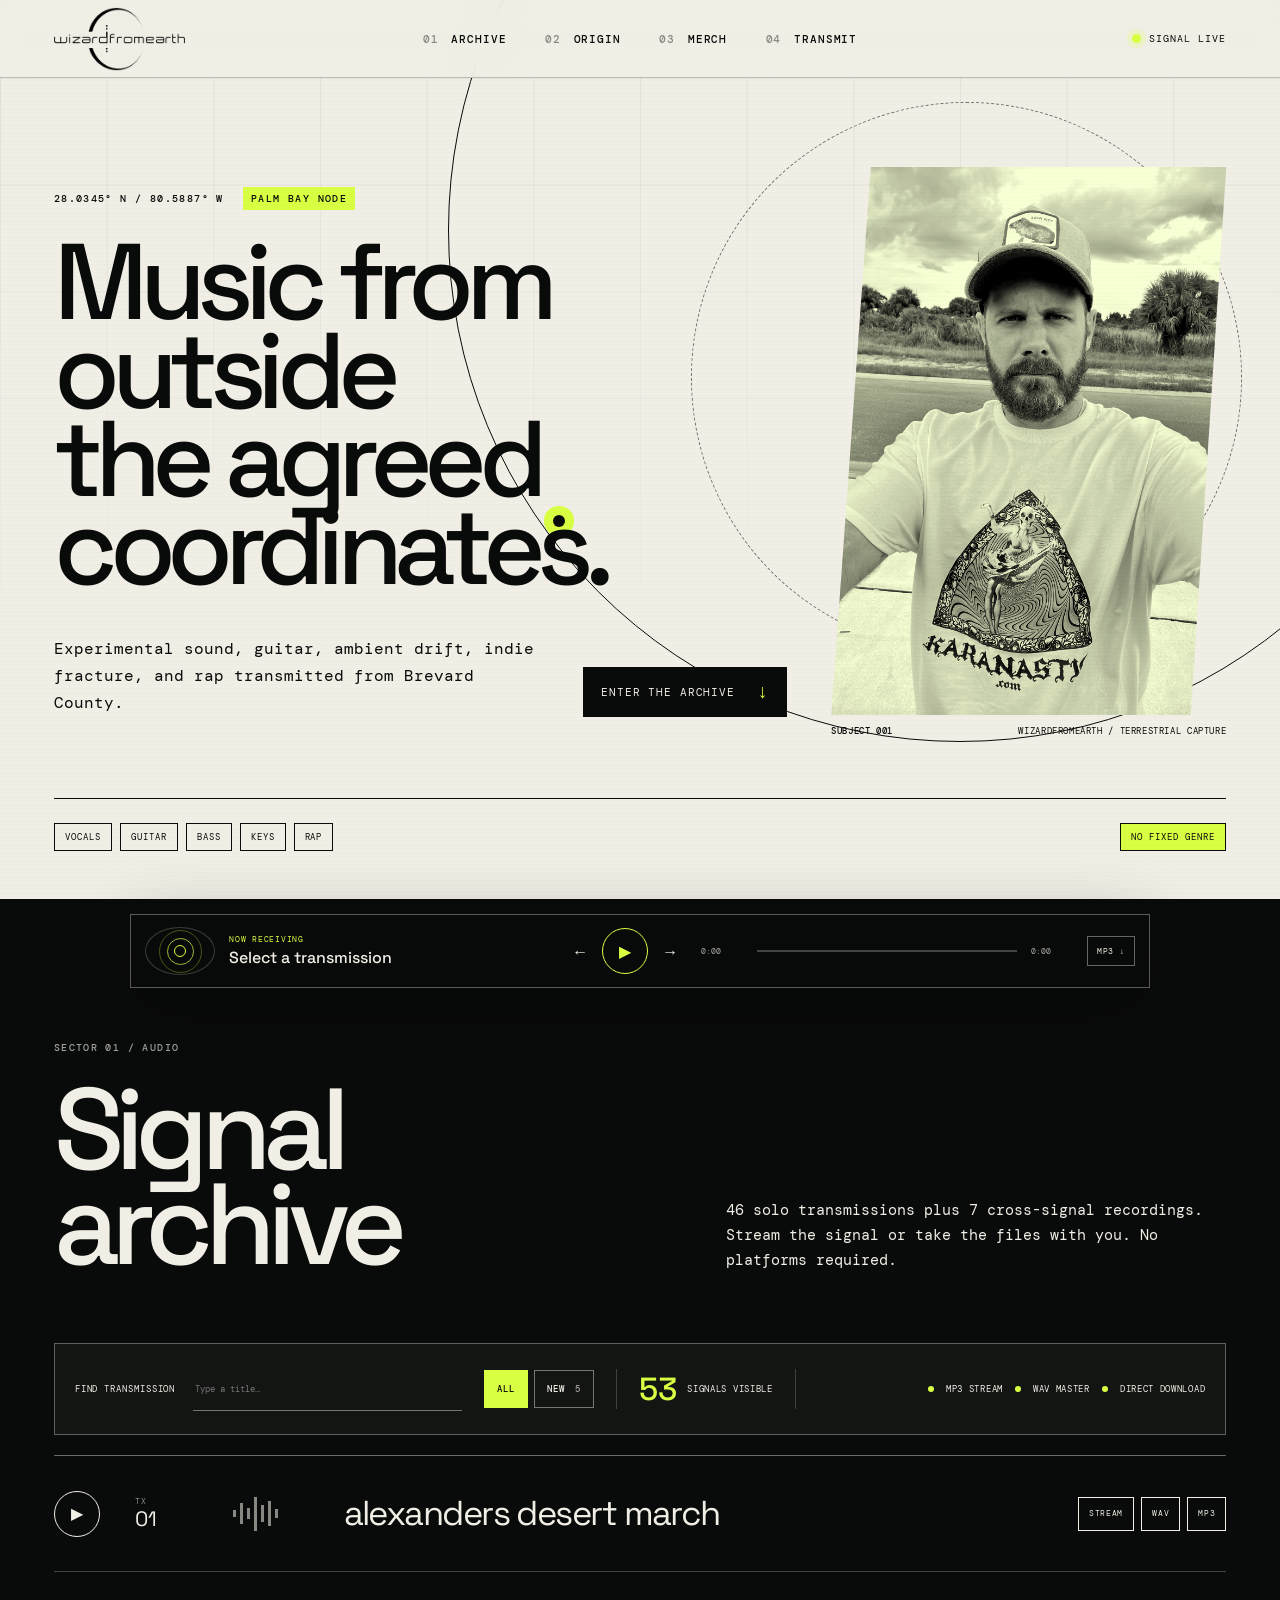
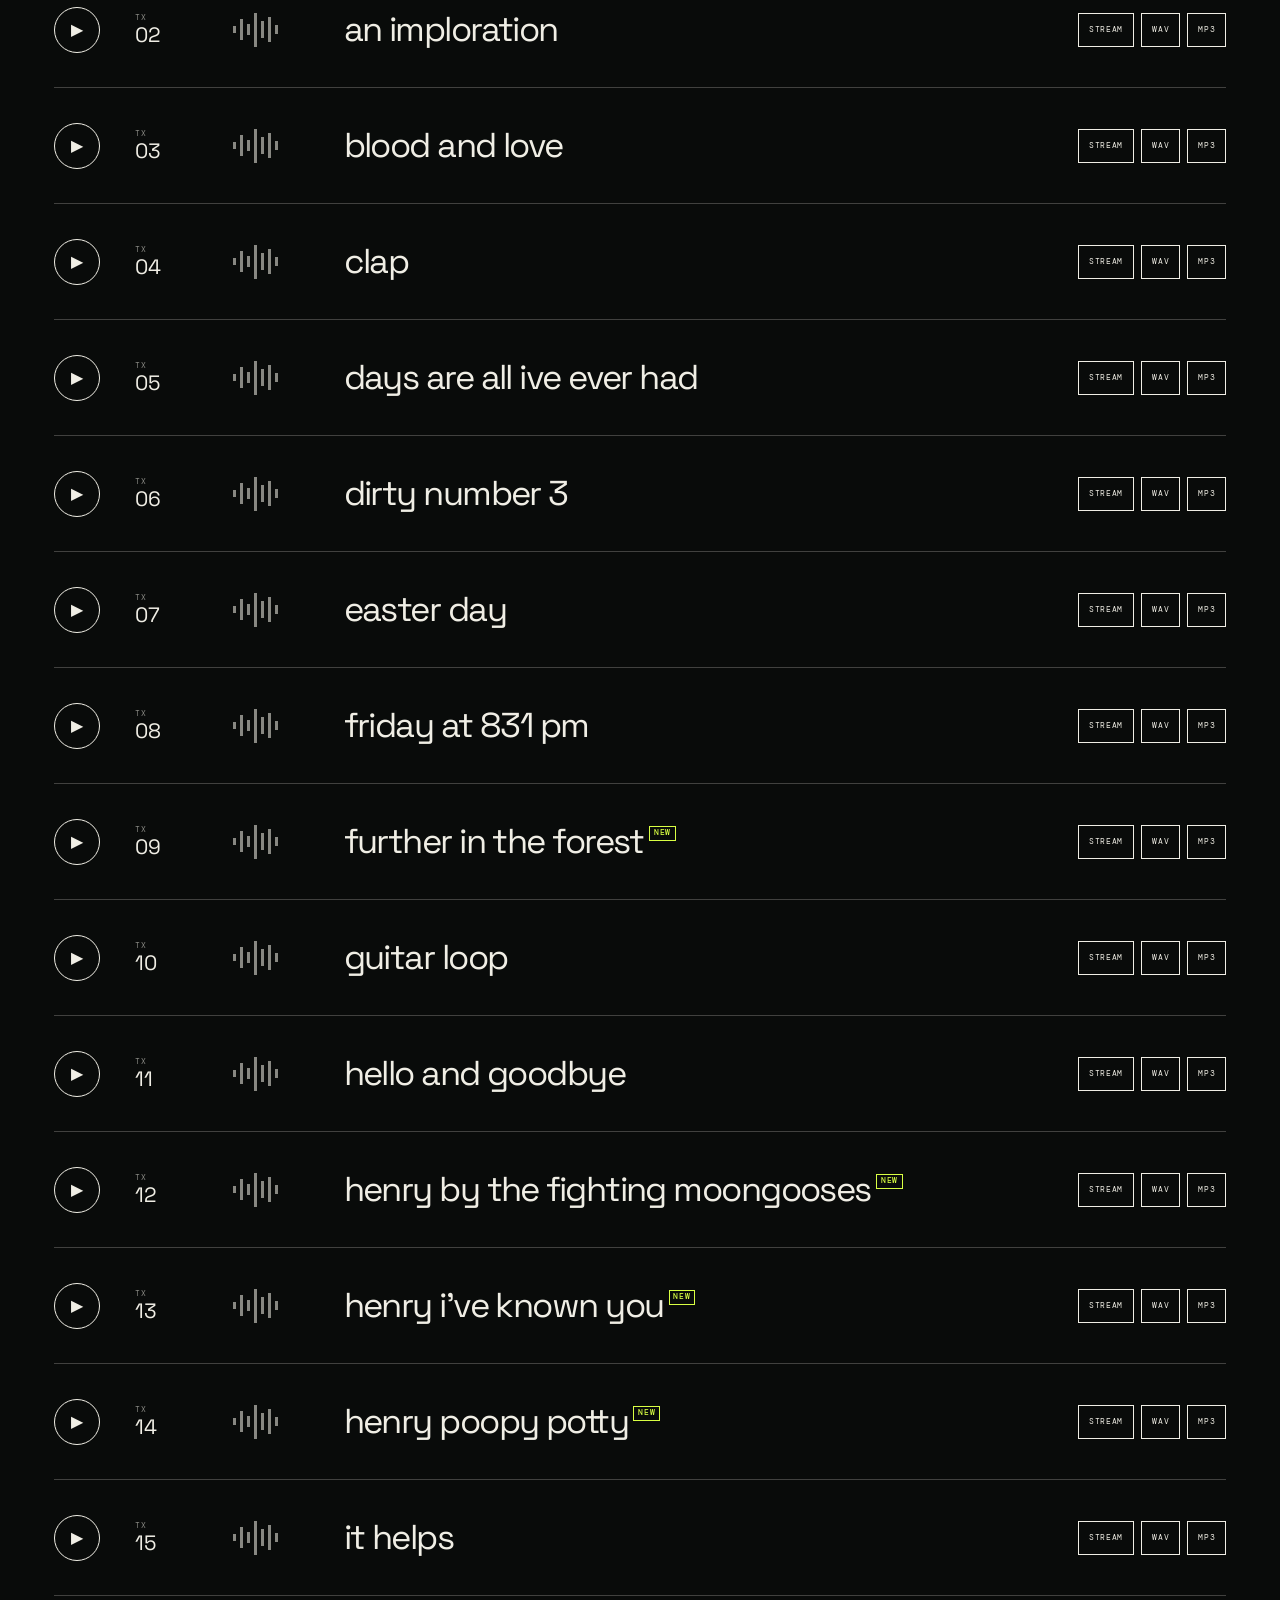
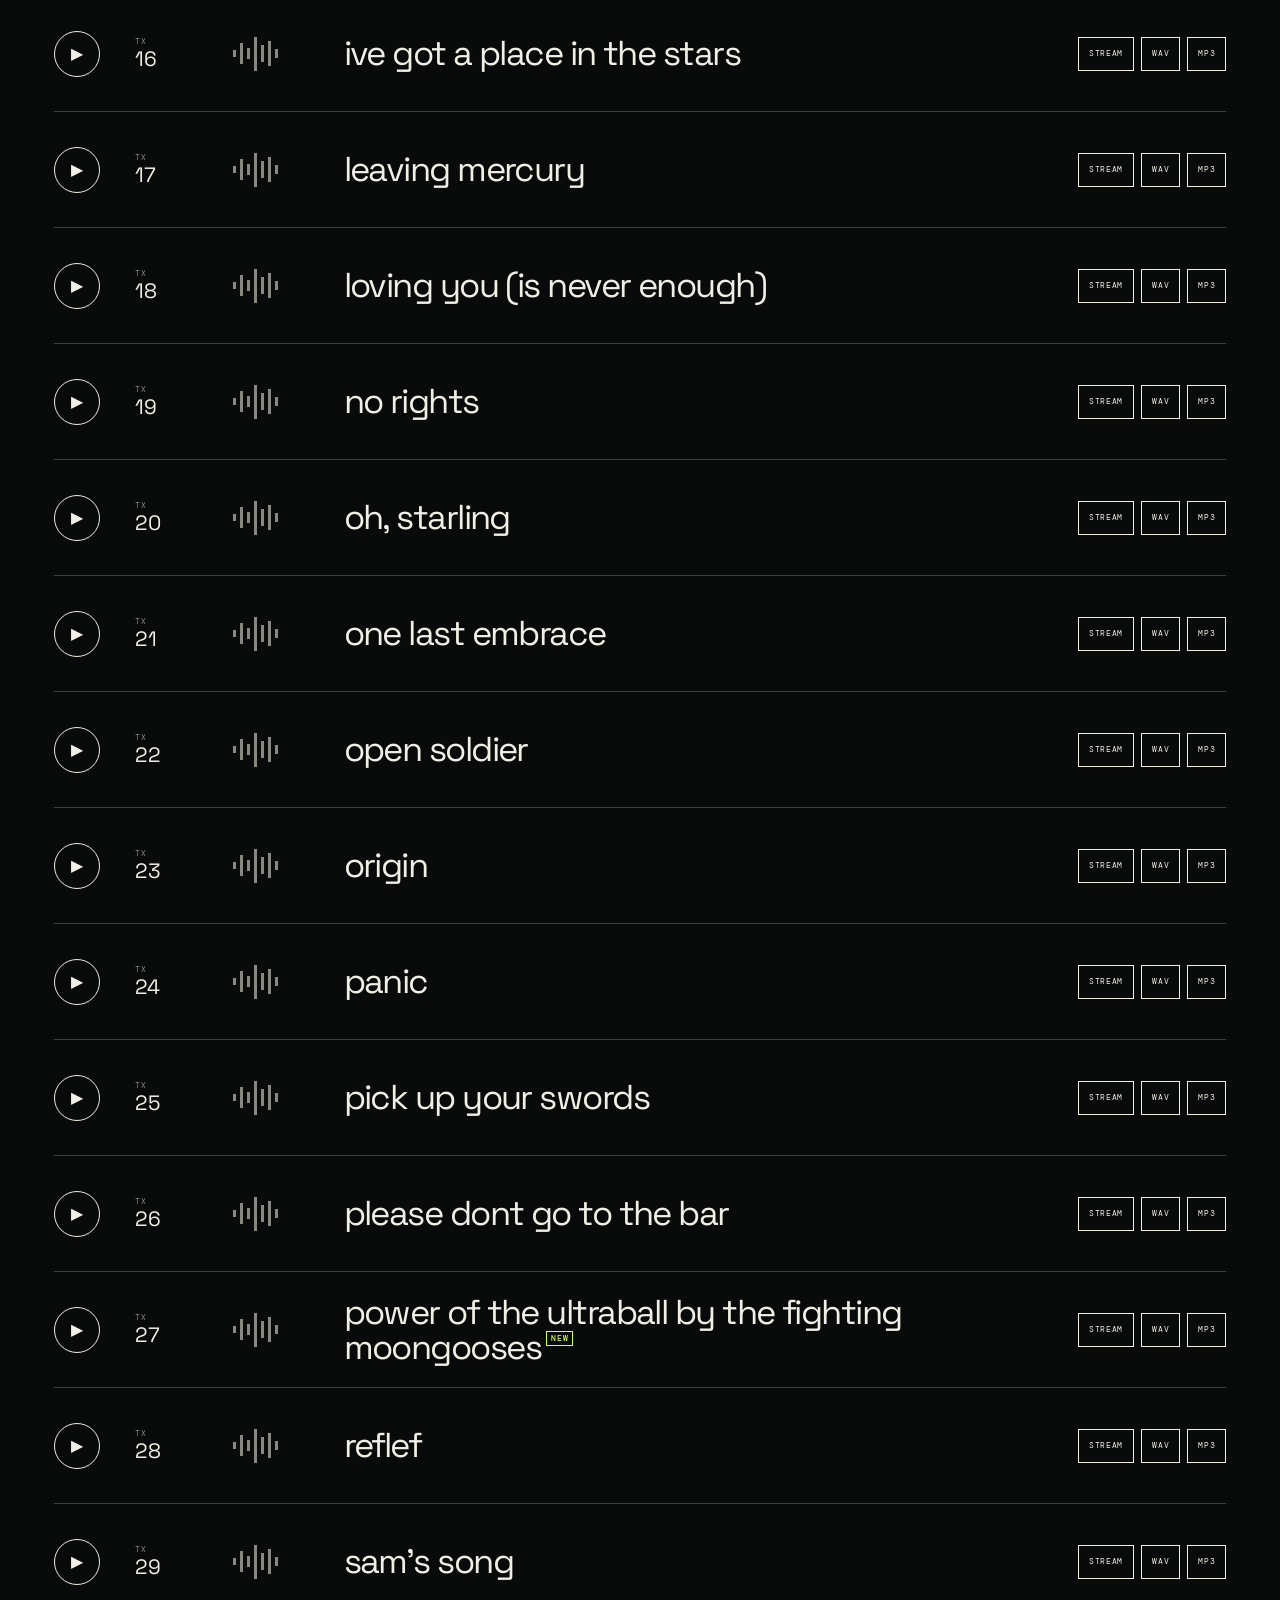
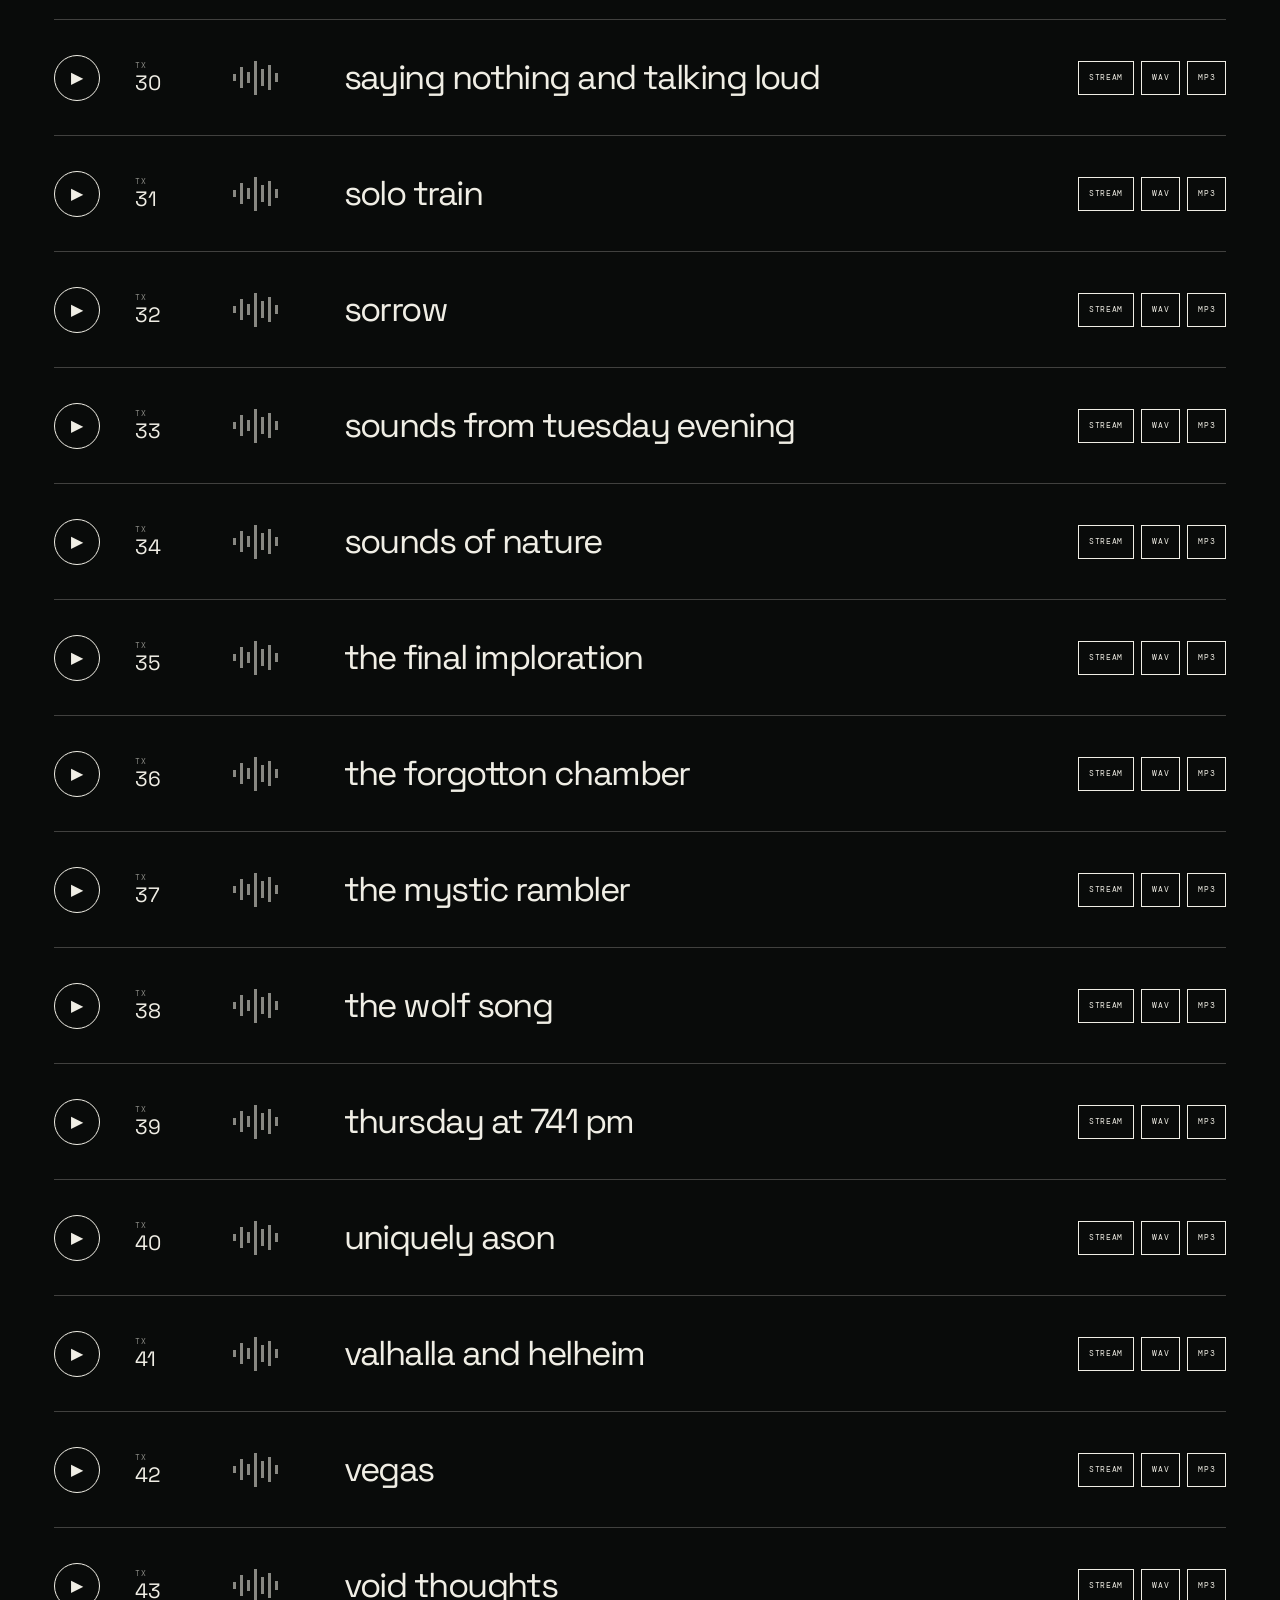
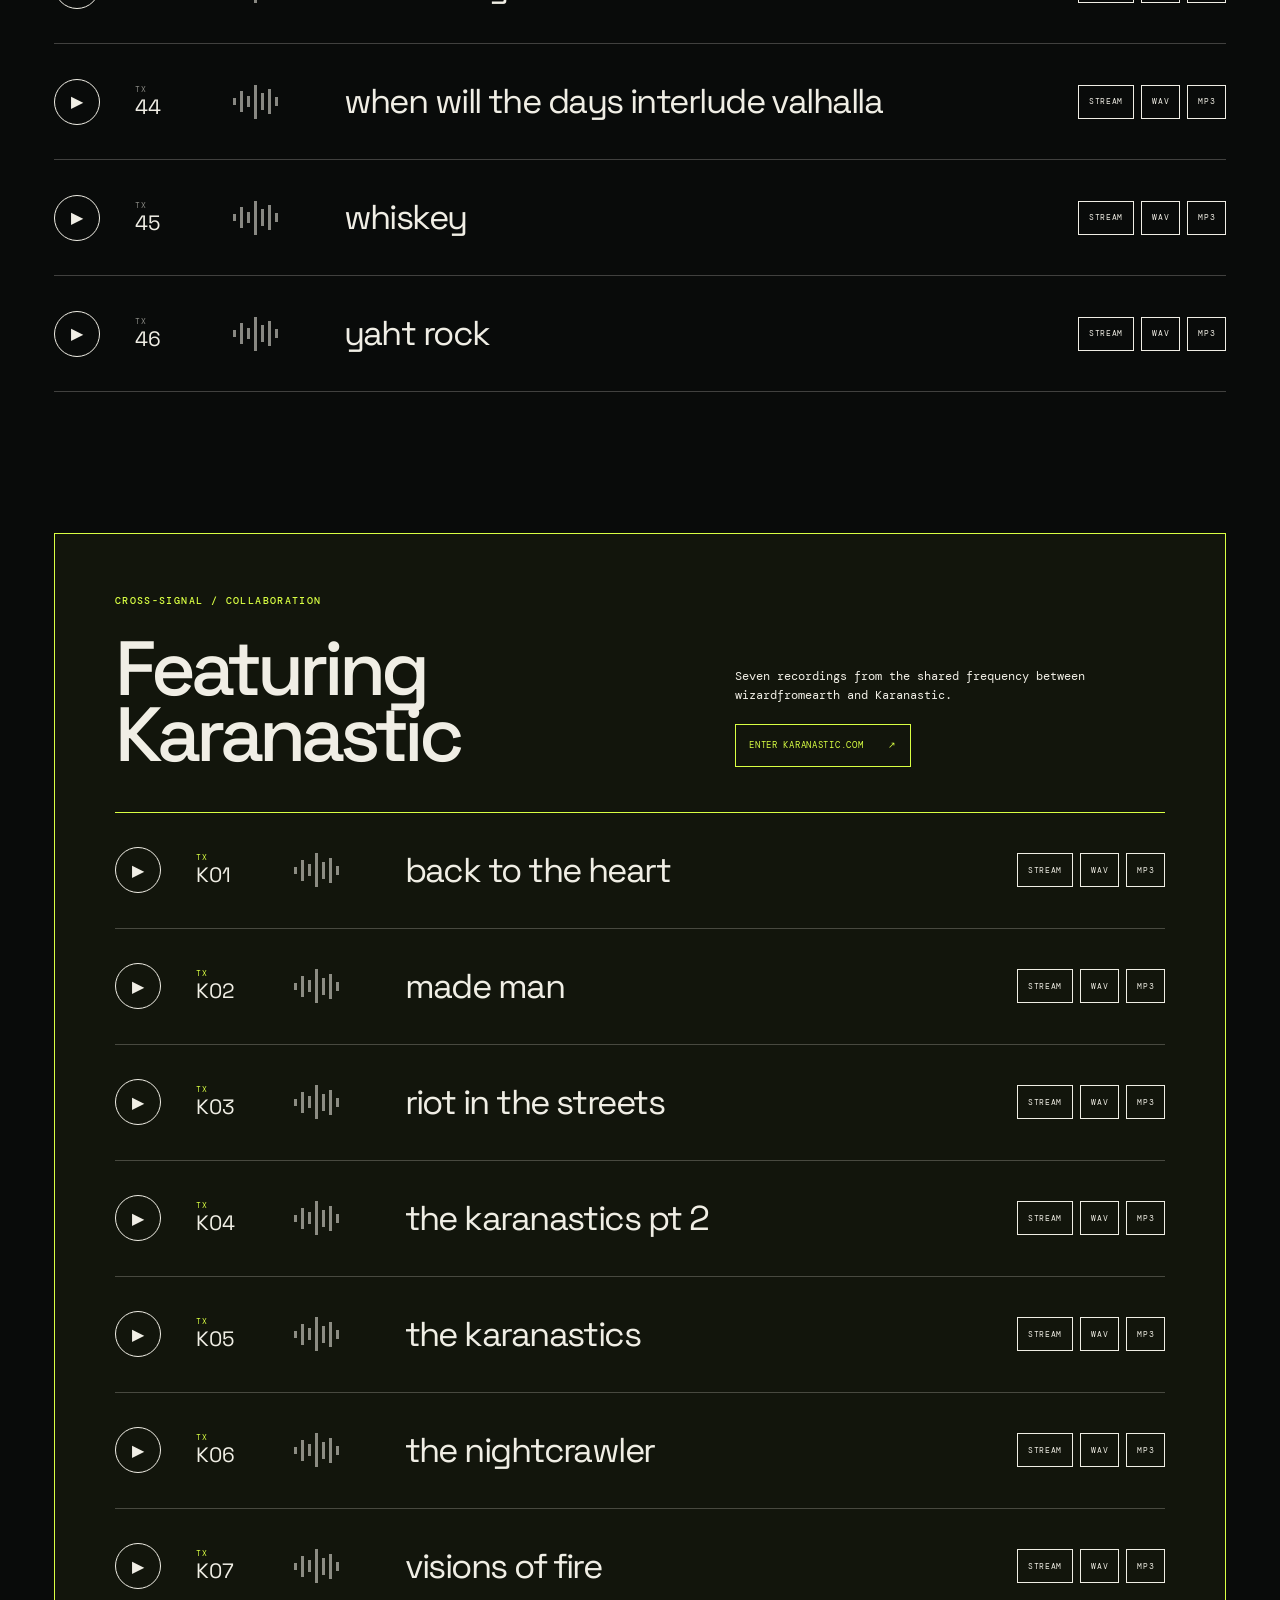
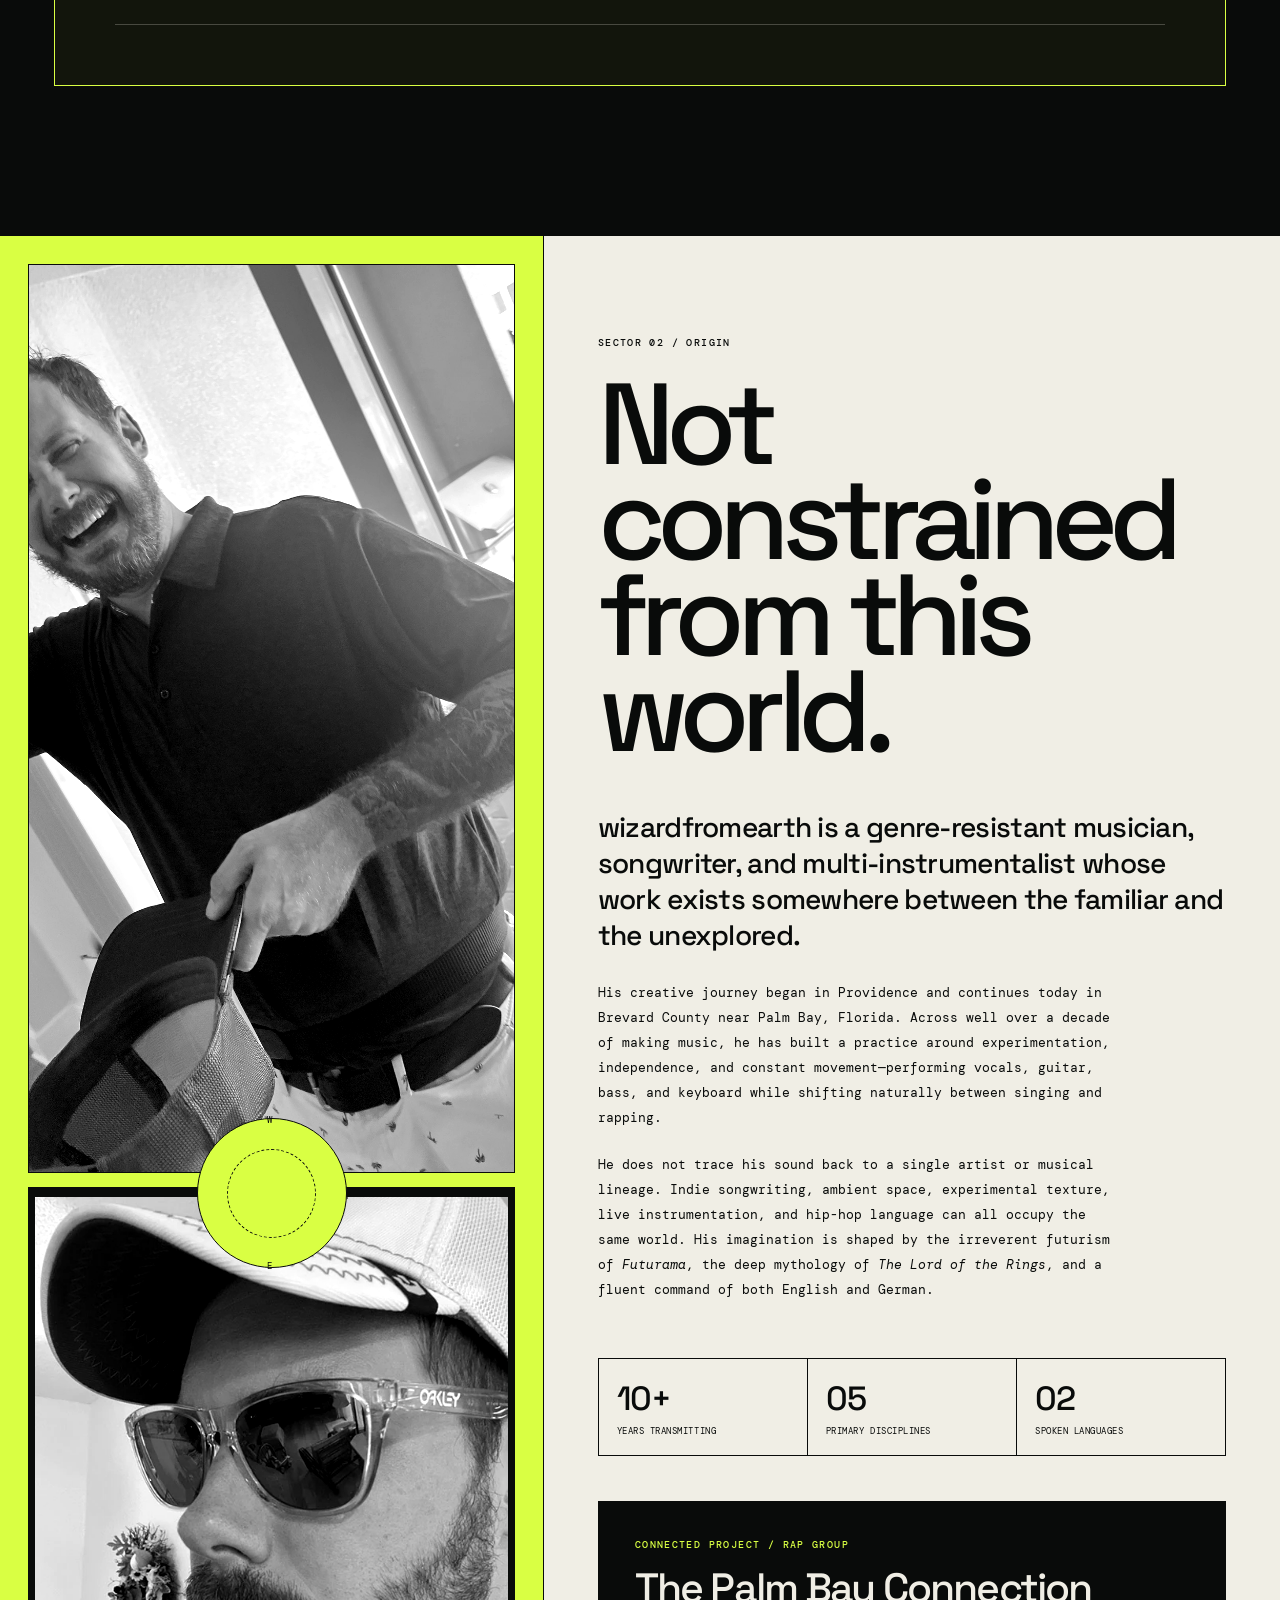
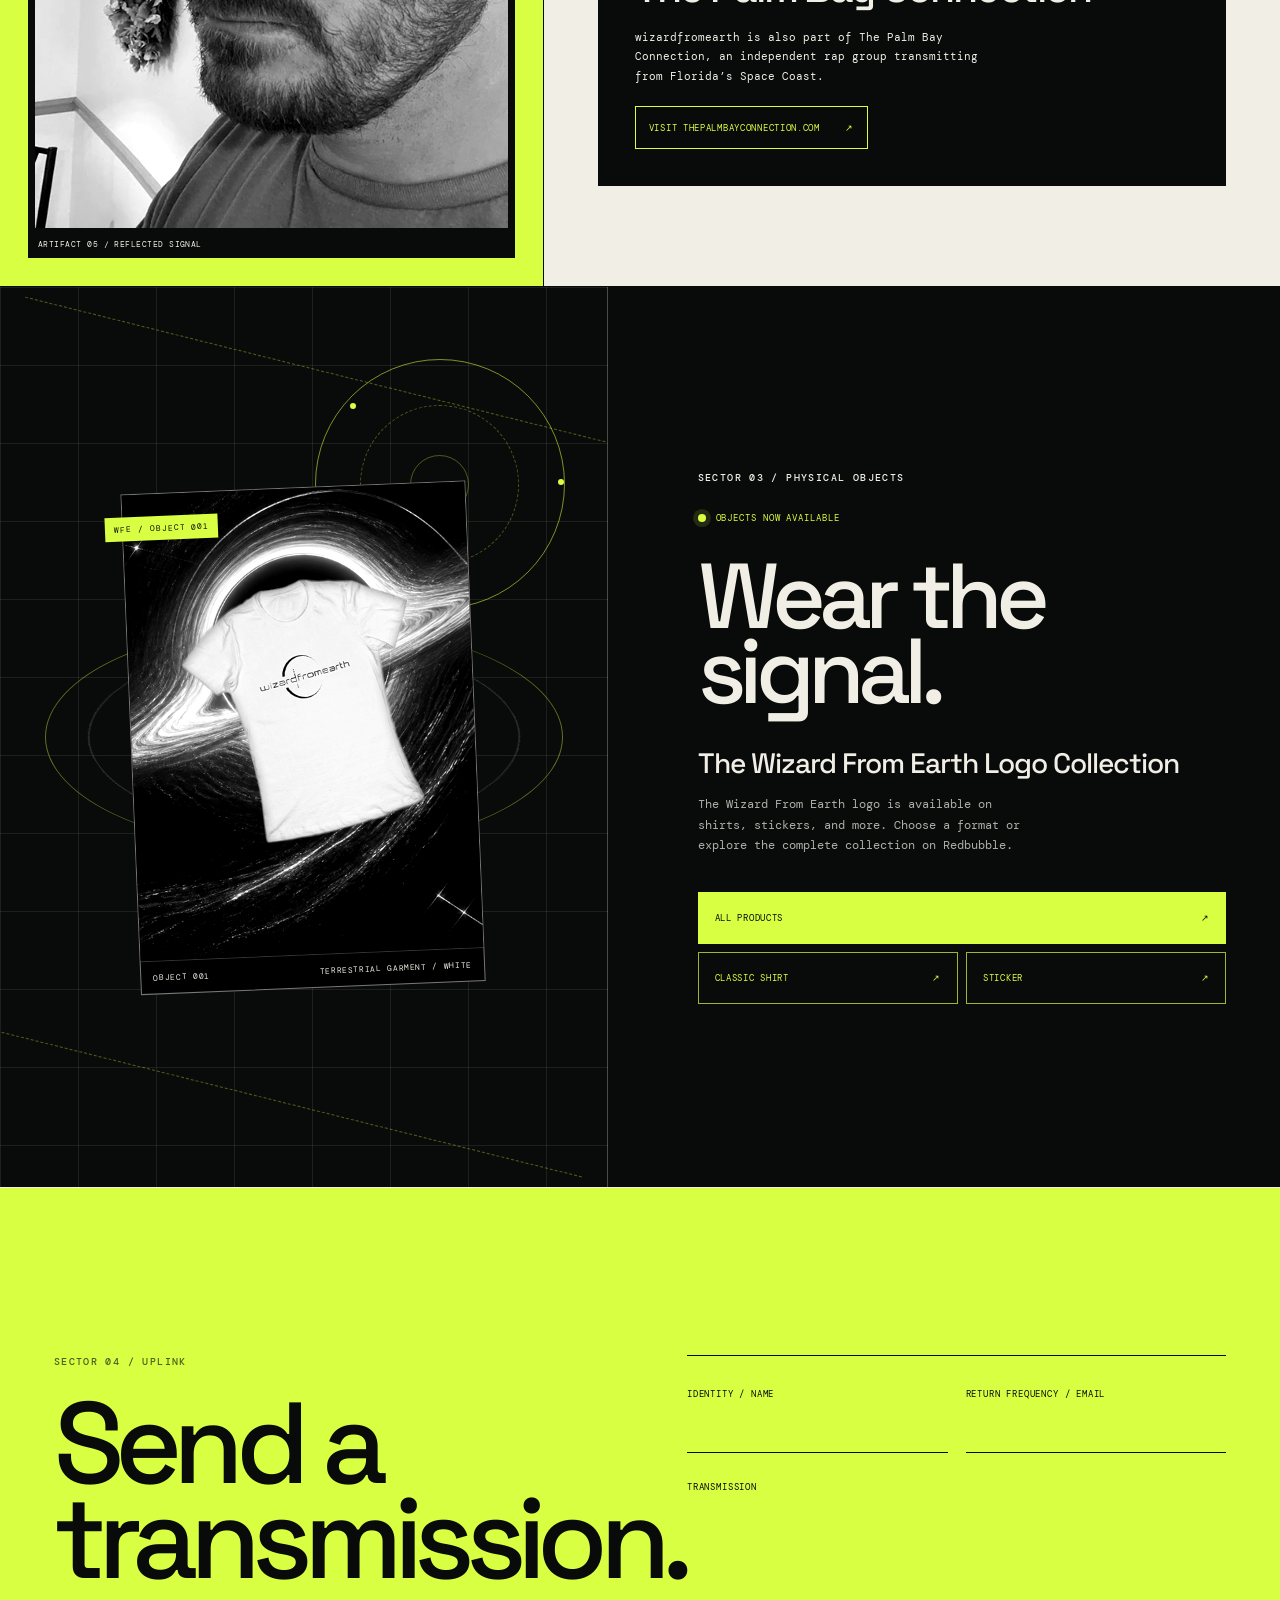
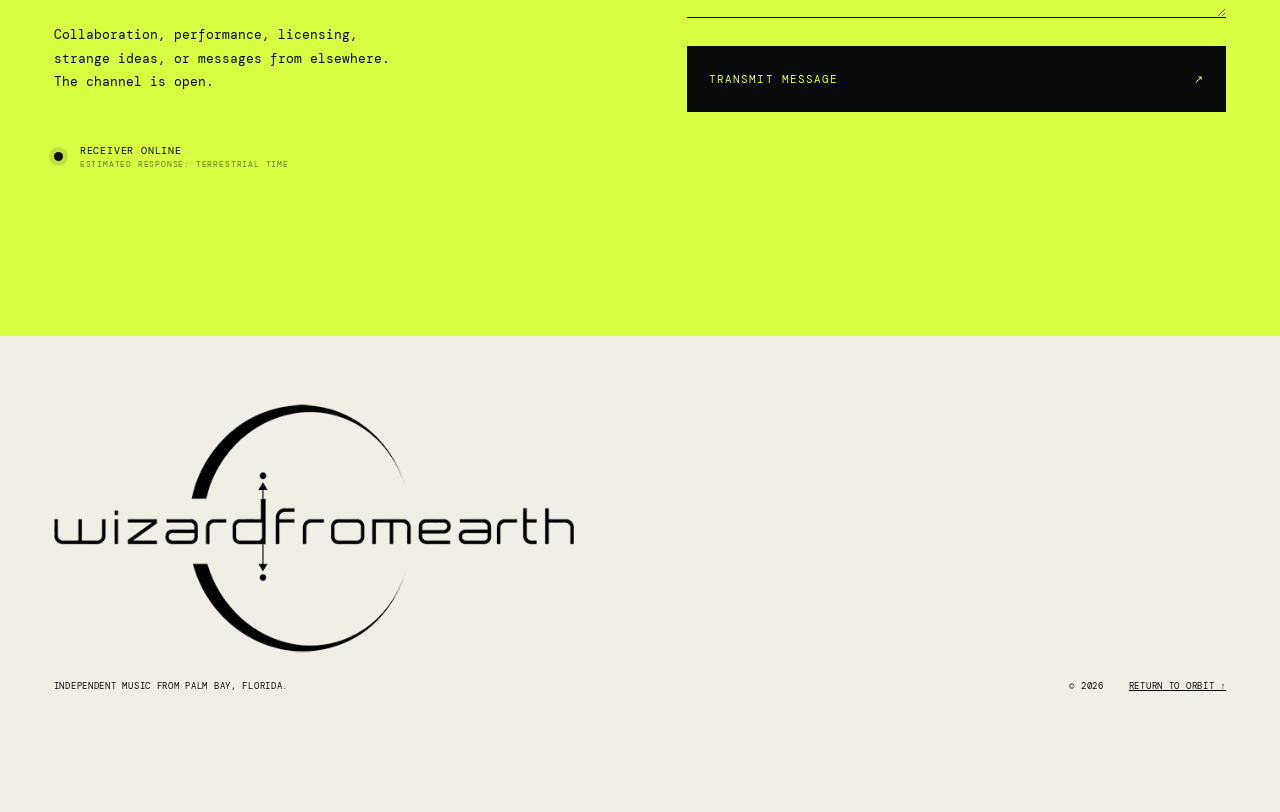
<file: index.html>
<!doctype html>
<html lang="en">
<head>
  <meta charset="utf-8">
  <meta name="viewport" content="width=device-width, initial-scale=1">
  <title>wizardfromearth — Official Site</title>
  <meta name="description" content="Independent experimental, indie, ambient, rock, and rap music from Palm Bay, Florida.">
  <meta name="theme-color" content="#d9ff43">
  <meta property="og:type" content="website">
  <meta property="og:site_name" content="wizardfromearth">
  <meta property="og:url" content="https://wizardfromearth.com/">
  <meta property="og:title" content="wizardfromearth — Official Site">
  <meta property="og:description" content="Independent experimental, indie, ambient, rock, and rap music from Palm Bay, Florida.">
  <meta property="og:image" content="https://wizardfromearth.com/wizardfromearth-social-card-2026.png">
  <meta property="og:image:secure_url" content="https://wizardfromearth.com/wizardfromearth-social-card-2026.png">
  <meta property="og:image:type" content="image/png">
  <meta property="og:image:width" content="1736">
  <meta property="og:image:height" content="906">
  <meta property="og:image:alt" content="wizardfromearth official site">
  <meta name="twitter:card" content="summary_large_image">
  <meta name="twitter:title" content="wizardfromearth — Official Site">
  <meta name="twitter:description" content="Independent experimental, indie, ambient, rock, and rap music from Palm Bay, Florida.">
  <meta name="twitter:image" content="https://wizardfromearth.com/wizardfromearth-social-card-2026.png">
  <meta name="twitter:image:alt" content="wizardfromearth official site">
  <link rel="icon" href="brand/favicon.png?v=20260809" type="image/png" sizes="125x125">
  <link rel="apple-touch-icon" href="brand/favicon.png?v=20260809">
  <link rel="preconnect" href="https://fonts.googleapis.com">
  <link rel="preconnect" href="https://fonts.gstatic.com" crossorigin>
  <link href="https://fonts.googleapis.com/css2?family=DM+Mono:wght@300;400;500&family=Space+Grotesk:wght@400;500;600&display=swap" rel="stylesheet">
  <link rel="stylesheet" href="assets/style.css?v=20260929-1">
  <script type="application/ld+json">{
  "@context": "https://schema.org",
  "@graph": [
    {
      "@type": "MusicGroup",
      "@id": "https://wizardfromearth.com/#artist",
      "name": "wizardfromearth",
      "url": "https://wizardfromearth.com",
      "logo": "https://wizardfromearth.com/logo/wizardfromearth-logo-blk.webp",
      "genre": [
        "Experimental",
        "Indie",
        "Ambient",
        "Rap",
        "Rock"
      ],
      "foundingLocation": {
        "@type": "Place",
        "name": "Providence"
      },
      "location": {
        "@type": "Place",
        "name": "Palm Bay, Florida"
      },
      "subjectOf": [
        {
          "@type": "MusicRecording",
          "name": "Alexanders Desert March",
          "url": "https://wizardfromearth.com/#track-alexanders-desert-march",
          "byArtist": {
            "@id": "https://wizardfromearth.com/#artist"
          },
          "audio": {
            "@type": "AudioObject",
            "contentUrl": "https://wizardfromearth.com/music/alexanders-desert-march.mp3",
            "encodingFormat": "audio/mpeg"
          }
        },
        {
          "@type": "MusicRecording",
          "name": "An Imploration",
          "url": "https://wizardfromearth.com/#track-an-imploration",
          "byArtist": {
            "@id": "https://wizardfromearth.com/#artist"
          },
          "audio": {
            "@type": "AudioObject",
            "contentUrl": "https://wizardfromearth.com/music/an-imploration.mp3",
            "encodingFormat": "audio/mpeg"
          }
        },
        {
          "@type": "MusicRecording",
          "name": "Blood And Love",
          "url": "https://wizardfromearth.com/#track-blood-and-love",
          "byArtist": {
            "@id": "https://wizardfromearth.com/#artist"
          },
          "audio": {
            "@type": "AudioObject",
            "contentUrl": "https://wizardfromearth.com/music/blood-and-love.mp3",
            "encodingFormat": "audio/mpeg"
          }
        },
        {
          "@type": "MusicRecording",
          "name": "Clap",
          "url": "https://wizardfromearth.com/#track-clap",
          "byArtist": {
            "@id": "https://wizardfromearth.com/#artist"
          },
          "audio": {
            "@type": "AudioObject",
            "contentUrl": "https://wizardfromearth.com/music/clap.mp3",
            "encodingFormat": "audio/mpeg"
          }
        },
        {
          "@type": "MusicRecording",
          "name": "Days Are All Ive Ever Had",
          "url": "https://wizardfromearth.com/#track-days-are-all-ive-ever-had",
          "byArtist": {
            "@id": "https://wizardfromearth.com/#artist"
          },
          "audio": {
            "@type": "AudioObject",
            "contentUrl": "https://wizardfromearth.com/music/days-are-all-ive-ever-had.mp3",
            "encodingFormat": "audio/mpeg"
          }
        },
        {
          "@type": "MusicRecording",
          "name": "Dirty Number 3",
          "url": "https://wizardfromearth.com/#track-dirty-number-3",
          "byArtist": {
            "@id": "https://wizardfromearth.com/#artist"
          },
          "audio": {
            "@type": "AudioObject",
            "contentUrl": "https://wizardfromearth.com/music/dirty-number-3.mp3",
            "encodingFormat": "audio/mpeg"
          }
        },
        {
          "@type": "MusicRecording",
          "name": "Easter Day",
          "url": "https://wizardfromearth.com/#track-easter-day",
          "byArtist": {
            "@id": "https://wizardfromearth.com/#artist"
          },
          "audio": {
            "@type": "AudioObject",
            "contentUrl": "https://wizardfromearth.com/music/easter-day.mp3",
            "encodingFormat": "audio/mpeg"
          }
        },
        {
          "@type": "MusicRecording",
          "name": "Friday At 831 Pm",
          "url": "https://wizardfromearth.com/#track-friday-at-831-pm",
          "byArtist": {
            "@id": "https://wizardfromearth.com/#artist"
          },
          "audio": {
            "@type": "AudioObject",
            "contentUrl": "https://wizardfromearth.com/music/friday-at-831-pm.mp3",
            "encodingFormat": "audio/mpeg"
          }
        },
        {
          "@type": "MusicRecording",
          "name": "Further in the Forest",
          "url": "https://wizardfromearth.com/#track-further-in-the-forest",
          "byArtist": {
            "@id": "https://wizardfromearth.com/#artist"
          },
          "audio": {
            "@type": "AudioObject",
            "contentUrl": "https://wizardfromearth.com/music/further-in-the-forest.mp3",
            "encodingFormat": "audio/mpeg"
          }
        },
        {
          "@type": "MusicRecording",
          "name": "Guitar Loop",
          "url": "https://wizardfromearth.com/#track-guitar-loop",
          "byArtist": {
            "@id": "https://wizardfromearth.com/#artist"
          },
          "audio": {
            "@type": "AudioObject",
            "contentUrl": "https://wizardfromearth.com/music/guitar-loop.mp3",
            "encodingFormat": "audio/mpeg"
          }
        },
        {
          "@type": "MusicRecording",
          "name": "Hello And Goodbye",
          "url": "https://wizardfromearth.com/#track-hello-and-goodbye",
          "byArtist": {
            "@id": "https://wizardfromearth.com/#artist"
          },
          "audio": {
            "@type": "AudioObject",
            "contentUrl": "https://wizardfromearth.com/music/hello-and-goodbye.mp3",
            "encodingFormat": "audio/mpeg"
          }
        },
        {
          "@type": "MusicRecording",
          "name": "Henry by the Fighting Moongooses",
          "url": "https://wizardfromearth.com/#track-henry-by-the-fighting-moongooses",
          "byArtist": {
            "@id": "https://wizardfromearth.com/#artist"
          },
          "audio": {
            "@type": "AudioObject",
            "contentUrl": "https://wizardfromearth.com/music/henry-by-the-fighting-moongooses.mp3",
            "encodingFormat": "audio/mpeg"
          }
        },
        {
          "@type": "MusicRecording",
          "name": "Henry I've Known You",
          "url": "https://wizardfromearth.com/#track-henry-ive-known-you",
          "byArtist": {
            "@id": "https://wizardfromearth.com/#artist"
          },
          "audio": {
            "@type": "AudioObject",
            "contentUrl": "https://wizardfromearth.com/music/henry-ive-known-you.mp3",
            "encodingFormat": "audio/mpeg"
          }
        },
        {
          "@type": "MusicRecording",
          "name": "Henry Poopy Potty",
          "url": "https://wizardfromearth.com/#track-henry-poopy-potty",
          "byArtist": {
            "@id": "https://wizardfromearth.com/#artist"
          },
          "audio": {
            "@type": "AudioObject",
            "contentUrl": "https://wizardfromearth.com/music/henry-poopy-potty.mp3",
            "encodingFormat": "audio/mpeg"
          }
        },
        {
          "@type": "MusicRecording",
          "name": "It Helps",
          "url": "https://wizardfromearth.com/#track-it-helps-masterchannel",
          "byArtist": {
            "@id": "https://wizardfromearth.com/#artist"
          },
          "audio": {
            "@type": "AudioObject",
            "contentUrl": "https://wizardfromearth.com/music/it-helps_Masterchannel.mp3",
            "encodingFormat": "audio/mpeg"
          }
        },
        {
          "@type": "MusicRecording",
          "name": "Ive Got A Place In The Stars",
          "url": "https://wizardfromearth.com/#track-ive-got-a-place-in-the-stars",
          "byArtist": {
            "@id": "https://wizardfromearth.com/#artist"
          },
          "audio": {
            "@type": "AudioObject",
            "contentUrl": "https://wizardfromearth.com/music/ive-got-a-place-in-the-stars.mp3",
            "encodingFormat": "audio/mpeg"
          }
        },
        {
          "@type": "MusicRecording",
          "name": "Leaving Mercury",
          "url": "https://wizardfromearth.com/#track-leaving-mercury",
          "byArtist": {
            "@id": "https://wizardfromearth.com/#artist"
          },
          "audio": {
            "@type": "AudioObject",
            "contentUrl": "https://wizardfromearth.com/music/leaving-mercury.mp3",
            "encodingFormat": "audio/mpeg"
          }
        },
        {
          "@type": "MusicRecording",
          "name": "Loving You (Is Never Enough)",
          "url": "https://wizardfromearth.com/#track-loving-you-is-never-enough",
          "byArtist": {
            "@id": "https://wizardfromearth.com/#artist"
          },
          "audio": {
            "@type": "AudioObject",
            "contentUrl": "https://wizardfromearth.com/music/loving-you-is-never-enough.mp3",
            "encodingFormat": "audio/mpeg"
          }
        },
        {
          "@type": "MusicRecording",
          "name": "No Rights",
          "url": "https://wizardfromearth.com/#track-no-rights",
          "byArtist": {
            "@id": "https://wizardfromearth.com/#artist"
          },
          "audio": {
            "@type": "AudioObject",
            "contentUrl": "https://wizardfromearth.com/music/no-rights.mp3",
            "encodingFormat": "audio/mpeg"
          }
        },
        {
          "@type": "MusicRecording",
          "name": "Oh, Starling",
          "url": "https://wizardfromearth.com/#track-oh-starling",
          "byArtist": {
            "@id": "https://wizardfromearth.com/#artist"
          },
          "audio": {
            "@type": "AudioObject",
            "contentUrl": "https://wizardfromearth.com/music/oh_starling.mp3",
            "encodingFormat": "audio/mpeg"
          }
        },
        {
          "@type": "MusicRecording",
          "name": "One Last Embrace",
          "url": "https://wizardfromearth.com/#track-one-last-embrace",
          "byArtist": {
            "@id": "https://wizardfromearth.com/#artist"
          },
          "audio": {
            "@type": "AudioObject",
            "contentUrl": "https://wizardfromearth.com/music/one-last-embrace.mp3",
            "encodingFormat": "audio/mpeg"
          }
        },
        {
          "@type": "MusicRecording",
          "name": "Open Soldier",
          "url": "https://wizardfromearth.com/#track-open-soldier",
          "byArtist": {
            "@id": "https://wizardfromearth.com/#artist"
          },
          "audio": {
            "@type": "AudioObject",
            "contentUrl": "https://wizardfromearth.com/music/open-soldier.mp3",
            "encodingFormat": "audio/mpeg"
          }
        },
        {
          "@type": "MusicRecording",
          "name": "Origin",
          "url": "https://wizardfromearth.com/#track-origin",
          "byArtist": {
            "@id": "https://wizardfromearth.com/#artist"
          },
          "audio": {
            "@type": "AudioObject",
            "contentUrl": "https://wizardfromearth.com/music/origin.mp3",
            "encodingFormat": "audio/mpeg"
          }
        },
        {
          "@type": "MusicRecording",
          "name": "Panic",
          "url": "https://wizardfromearth.com/#track-panic",
          "byArtist": {
            "@id": "https://wizardfromearth.com/#artist"
          },
          "audio": {
            "@type": "AudioObject",
            "contentUrl": "https://wizardfromearth.com/music/panic.mp3",
            "encodingFormat": "audio/mpeg"
          }
        },
        {
          "@type": "MusicRecording",
          "name": "Pick Up Your Swords",
          "url": "https://wizardfromearth.com/#track-pick-up-your-swords",
          "byArtist": {
            "@id": "https://wizardfromearth.com/#artist"
          },
          "audio": {
            "@type": "AudioObject",
            "contentUrl": "https://wizardfromearth.com/music/pick-up-your-swords.mp3",
            "encodingFormat": "audio/mpeg"
          }
        },
        {
          "@type": "MusicRecording",
          "name": "Please Dont Go To The Bar",
          "url": "https://wizardfromearth.com/#track-please-dont-go-to-the-bar",
          "byArtist": {
            "@id": "https://wizardfromearth.com/#artist"
          },
          "audio": {
            "@type": "AudioObject",
            "contentUrl": "https://wizardfromearth.com/music/please-dont-go-to-the-bar.mp3",
            "encodingFormat": "audio/mpeg"
          }
        },
        {
          "@type": "MusicRecording",
          "name": "Power of the Ultraball by the Fighting Moongooses",
          "url": "https://wizardfromearth.com/#track-power-of-the-ultra-ball-by-the-fighting-moongooses",
          "byArtist": {
            "@id": "https://wizardfromearth.com/#artist"
          },
          "audio": {
            "@type": "AudioObject",
            "contentUrl": "https://wizardfromearth.com/music/power-of-the-ultra-ball-by-the-fighting-moongooses.mp3",
            "encodingFormat": "audio/mpeg"
          }
        },
        {
          "@type": "MusicRecording",
          "name": "Reflef",
          "url": "https://wizardfromearth.com/#track-reflef",
          "byArtist": {
            "@id": "https://wizardfromearth.com/#artist"
          },
          "audio": {
            "@type": "AudioObject",
            "contentUrl": "https://wizardfromearth.com/music/reflef.mp3",
            "encodingFormat": "audio/mpeg"
          }
        },
        {
          "@type": "MusicRecording",
          "name": "Sam's Song",
          "url": "https://wizardfromearth.com/#track-sams-song",
          "byArtist": {
            "@id": "https://wizardfromearth.com/#artist"
          },
          "audio": {
            "@type": "AudioObject",
            "contentUrl": "https://wizardfromearth.com/music/sams-song.mp3",
            "encodingFormat": "audio/mpeg"
          }
        },
        {
          "@type": "MusicRecording",
          "name": "Saying Nothing And Talking Loud",
          "url": "https://wizardfromearth.com/#track-saying-nothing-and-talking-loud",
          "byArtist": {
            "@id": "https://wizardfromearth.com/#artist"
          },
          "audio": {
            "@type": "AudioObject",
            "contentUrl": "https://wizardfromearth.com/music/saying-nothing-and-talking-loud.mp3",
            "encodingFormat": "audio/mpeg"
          }
        },
        {
          "@type": "MusicRecording",
          "name": "Solo Train",
          "url": "https://wizardfromearth.com/#track-solo-train",
          "byArtist": {
            "@id": "https://wizardfromearth.com/#artist"
          },
          "audio": {
            "@type": "AudioObject",
            "contentUrl": "https://wizardfromearth.com/music/solo-train.mp3",
            "encodingFormat": "audio/mpeg"
          }
        },
        {
          "@type": "MusicRecording",
          "name": "Sorrow",
          "url": "https://wizardfromearth.com/#track-sorrow",
          "byArtist": {
            "@id": "https://wizardfromearth.com/#artist"
          },
          "audio": {
            "@type": "AudioObject",
            "contentUrl": "https://wizardfromearth.com/music/sorrow.mp3",
            "encodingFormat": "audio/mpeg"
          }
        },
        {
          "@type": "MusicRecording",
          "name": "Sounds From Tuesday Evening",
          "url": "https://wizardfromearth.com/#track-sounds-from-tuesday-evening",
          "byArtist": {
            "@id": "https://wizardfromearth.com/#artist"
          },
          "audio": {
            "@type": "AudioObject",
            "contentUrl": "https://wizardfromearth.com/music/sounds-from-tuesday-evening.mp3",
            "encodingFormat": "audio/mpeg"
          }
        },
        {
          "@type": "MusicRecording",
          "name": "Sounds Of Nature",
          "url": "https://wizardfromearth.com/#track-sounds-of-nature",
          "byArtist": {
            "@id": "https://wizardfromearth.com/#artist"
          },
          "audio": {
            "@type": "AudioObject",
            "contentUrl": "https://wizardfromearth.com/music/sounds-of-nature.mp3",
            "encodingFormat": "audio/mpeg"
          }
        },
        {
          "@type": "MusicRecording",
          "name": "The Final Imploration",
          "url": "https://wizardfromearth.com/#track-the-final-imploration",
          "byArtist": {
            "@id": "https://wizardfromearth.com/#artist"
          },
          "audio": {
            "@type": "AudioObject",
            "contentUrl": "https://wizardfromearth.com/music/the-final-imploration.mp3",
            "encodingFormat": "audio/mpeg"
          }
        },
        {
          "@type": "MusicRecording",
          "name": "The Forgotton Chamber",
          "url": "https://wizardfromearth.com/#track-the-forgotton-chamber",
          "byArtist": {
            "@id": "https://wizardfromearth.com/#artist"
          },
          "audio": {
            "@type": "AudioObject",
            "contentUrl": "https://wizardfromearth.com/music/the-forgotton-chamber.mp3",
            "encodingFormat": "audio/mpeg"
          }
        },
        {
          "@type": "MusicRecording",
          "name": "The Mystic Rambler",
          "url": "https://wizardfromearth.com/#track-the-mystic-rambler",
          "byArtist": {
            "@id": "https://wizardfromearth.com/#artist"
          },
          "audio": {
            "@type": "AudioObject",
            "contentUrl": "https://wizardfromearth.com/music/the-mystic-rambler.mp3",
            "encodingFormat": "audio/mpeg"
          }
        },
        {
          "@type": "MusicRecording",
          "name": "The Wolf Song",
          "url": "https://wizardfromearth.com/#track-the-wolf-song",
          "byArtist": {
            "@id": "https://wizardfromearth.com/#artist"
          },
          "audio": {
            "@type": "AudioObject",
            "contentUrl": "https://wizardfromearth.com/music/the-wolf-song.mp3",
            "encodingFormat": "audio/mpeg"
          }
        },
        {
          "@type": "MusicRecording",
          "name": "Thursday At 741 Pm",
          "url": "https://wizardfromearth.com/#track-thursday-at-741-pm",
          "byArtist": {
            "@id": "https://wizardfromearth.com/#artist"
          },
          "audio": {
            "@type": "AudioObject",
            "contentUrl": "https://wizardfromearth.com/music/thursday-at-741-pm.mp3",
            "encodingFormat": "audio/mpeg"
          }
        },
        {
          "@type": "MusicRecording",
          "name": "Uniquely Ason",
          "url": "https://wizardfromearth.com/#track-uniquely-ason",
          "byArtist": {
            "@id": "https://wizardfromearth.com/#artist"
          },
          "audio": {
            "@type": "AudioObject",
            "contentUrl": "https://wizardfromearth.com/music/uniquely-ason.mp3",
            "encodingFormat": "audio/mpeg"
          }
        },
        {
          "@type": "MusicRecording",
          "name": "Valhalla And Helheim",
          "url": "https://wizardfromearth.com/#track-valhalla-and-helheim",
          "byArtist": {
            "@id": "https://wizardfromearth.com/#artist"
          },
          "audio": {
            "@type": "AudioObject",
            "contentUrl": "https://wizardfromearth.com/music/valhalla-and-helheim.mp3",
            "encodingFormat": "audio/mpeg"
          }
        },
        {
          "@type": "MusicRecording",
          "name": "Vegas",
          "url": "https://wizardfromearth.com/#track-vegas",
          "byArtist": {
            "@id": "https://wizardfromearth.com/#artist"
          },
          "audio": {
            "@type": "AudioObject",
            "contentUrl": "https://wizardfromearth.com/music/vegas.mp3",
            "encodingFormat": "audio/mpeg"
          }
        },
        {
          "@type": "MusicRecording",
          "name": "Void Thoughts",
          "url": "https://wizardfromearth.com/#track-void-thoughts",
          "byArtist": {
            "@id": "https://wizardfromearth.com/#artist"
          },
          "audio": {
            "@type": "AudioObject",
            "contentUrl": "https://wizardfromearth.com/music/void-thoughts.mp3",
            "encodingFormat": "audio/mpeg"
          }
        },
        {
          "@type": "MusicRecording",
          "name": "When Will The Days Interlude Valhalla",
          "url": "https://wizardfromearth.com/#track-when-will-the-days-interlude-valhalla",
          "byArtist": {
            "@id": "https://wizardfromearth.com/#artist"
          },
          "audio": {
            "@type": "AudioObject",
            "contentUrl": "https://wizardfromearth.com/music/when-will-the-days-interlude-valhalla.mp3",
            "encodingFormat": "audio/mpeg"
          }
        },
        {
          "@type": "MusicRecording",
          "name": "Whiskey",
          "url": "https://wizardfromearth.com/#track-whiskey",
          "byArtist": {
            "@id": "https://wizardfromearth.com/#artist"
          },
          "audio": {
            "@type": "AudioObject",
            "contentUrl": "https://wizardfromearth.com/music/whiskey.mp3",
            "encodingFormat": "audio/mpeg"
          }
        },
        {
          "@type": "MusicRecording",
          "name": "Yaht Rock",
          "url": "https://wizardfromearth.com/#track-yaht-rock",
          "byArtist": {
            "@id": "https://wizardfromearth.com/#artist"
          },
          "audio": {
            "@type": "AudioObject",
            "contentUrl": "https://wizardfromearth.com/music/yaht-rock.mp3",
            "encodingFormat": "audio/mpeg"
          }
        },
        {
          "@type": "MusicRecording",
          "name": "Back To The Heart",
          "url": "https://wizardfromearth.com/#track-karanastic-back-to-the-heart",
          "byArtist": [
            {
              "@id": "https://wizardfromearth.com/#artist"
            },
            {
              "@type": "Person",
              "name": "Karanastic",
              "url": "https://karanastic.com/"
            }
          ],
          "audio": {
            "@type": "AudioObject",
            "contentUrl": "https://wizardfromearth.com/music/featuring-karanastic/back-to-the-heart.mp3",
            "encodingFormat": "audio/mpeg"
          }
        },
        {
          "@type": "MusicRecording",
          "name": "Made Man",
          "url": "https://wizardfromearth.com/#track-karanastic-made-man",
          "byArtist": [
            {
              "@id": "https://wizardfromearth.com/#artist"
            },
            {
              "@type": "Person",
              "name": "Karanastic",
              "url": "https://karanastic.com/"
            }
          ],
          "audio": {
            "@type": "AudioObject",
            "contentUrl": "https://wizardfromearth.com/music/featuring-karanastic/made-man.mp3",
            "encodingFormat": "audio/mpeg"
          }
        },
        {
          "@type": "MusicRecording",
          "name": "Riot In The Streets",
          "url": "https://wizardfromearth.com/#track-karanastic-riot-in-the-streets",
          "byArtist": [
            {
              "@id": "https://wizardfromearth.com/#artist"
            },
            {
              "@type": "Person",
              "name": "Karanastic",
              "url": "https://karanastic.com/"
            }
          ],
          "audio": {
            "@type": "AudioObject",
            "contentUrl": "https://wizardfromearth.com/music/featuring-karanastic/riot-in-the-streets.mp3",
            "encodingFormat": "audio/mpeg"
          }
        },
        {
          "@type": "MusicRecording",
          "name": "The Karanastics Pt 2",
          "url": "https://wizardfromearth.com/#track-karanastic-the-karanastics-pt-2",
          "byArtist": [
            {
              "@id": "https://wizardfromearth.com/#artist"
            },
            {
              "@type": "Person",
              "name": "Karanastic",
              "url": "https://karanastic.com/"
            }
          ],
          "audio": {
            "@type": "AudioObject",
            "contentUrl": "https://wizardfromearth.com/music/featuring-karanastic/the-karanastics-pt-2.mp3",
            "encodingFormat": "audio/mpeg"
          }
        },
        {
          "@type": "MusicRecording",
          "name": "The Karanastics",
          "url": "https://wizardfromearth.com/#track-karanastic-the-karanastics",
          "byArtist": [
            {
              "@id": "https://wizardfromearth.com/#artist"
            },
            {
              "@type": "Person",
              "name": "Karanastic",
              "url": "https://karanastic.com/"
            }
          ],
          "audio": {
            "@type": "AudioObject",
            "contentUrl": "https://wizardfromearth.com/music/featuring-karanastic/the-karanastics.mp3",
            "encodingFormat": "audio/mpeg"
          }
        },
        {
          "@type": "MusicRecording",
          "name": "The Nightcrawler",
          "url": "https://wizardfromearth.com/#track-karanastic-the-nightcrawler",
          "byArtist": [
            {
              "@id": "https://wizardfromearth.com/#artist"
            },
            {
              "@type": "Person",
              "name": "Karanastic",
              "url": "https://karanastic.com/"
            }
          ],
          "audio": {
            "@type": "AudioObject",
            "contentUrl": "https://wizardfromearth.com/music/featuring-karanastic/the-nightcrawler.mp3",
            "encodingFormat": "audio/mpeg"
          }
        },
        {
          "@type": "MusicRecording",
          "name": "Visions Of Fire",
          "url": "https://wizardfromearth.com/#track-karanastic-visions-of-fire",
          "byArtist": [
            {
              "@id": "https://wizardfromearth.com/#artist"
            },
            {
              "@type": "Person",
              "name": "Karanastic",
              "url": "https://karanastic.com/"
            }
          ],
          "audio": {
            "@type": "AudioObject",
            "contentUrl": "https://wizardfromearth.com/music/featuring-karanastic/visions-of-fire.mp3",
            "encodingFormat": "audio/mpeg"
          }
        }
      ]
    },
    {
      "@type": "WebSite",
      "url": "https://wizardfromearth.com",
      "name": "wizardfromearth — Official Site",
      "inLanguage": "en-US"
    }
  ]
}</script>
</head>
<body>
  <a class="skip-link" href="#archive">Skip to the music archive</a>

  <header class="site-header">
    <a class="brand" href="#top" aria-label="wizardfromearth home">
      <img src="logo/wizardfromearth-logo-blk.webp" alt="wizardfromearth" width="640" height="180">
    </a>
    <nav id="primary-nav" aria-label="Primary navigation">
      <a href="#archive"><span>01</span> Archive</a>
      <a href="#origin"><span>02</span> Origin</a>
      <a href="#merch"><span>03</span> Merch</a>
      <a href="#transmit"><span>04</span> Transmit</a>
    </nav>
    <button class="menu-toggle" id="menu-toggle" type="button" aria-controls="primary-nav" aria-expanded="false" aria-label="Open navigation">
      <span></span><span></span><span></span>
    </button>
    <div class="header-status"><i></i> Signal live</div>
  </header>

  <main id="top">
    <section class="hero" aria-labelledby="hero-title">
      <div class="hero__grid" aria-hidden="true"></div>
      <div class="hero__orbit hero__orbit--outer" aria-hidden="true"></div>
      <div class="hero__orbit hero__orbit--inner" aria-hidden="true"></div>
      <div class="hero__copy">
        <p class="coordinate">28.0345° N / 80.5887° W <span>PALM BAY NODE</span></p>
        <h1 id="hero-title">Music from outside the agreed coordinates.</h1>
        <div class="hero__intro">
          <p>Experimental sound, guitar, ambient drift, indie fracture, and rap transmitted from Brevard County.</p>
          <a href="#archive">Enter the archive <span aria-hidden="true">↓</span></a>
        </div>
      </div>
      <figure class="hero__portrait">
        <div class="hero__photo-wrap">
          <img src="photos/wfe-03.webp" alt="wizardfromearth in Palm Bay, Florida" width="1512" height="2016">
        </div>
        <figcaption><span>SUBJECT 001</span> wizardfromearth / terrestrial capture</figcaption>
      </figure>
      <div class="hero__telemetry" aria-label="Artist disciplines">
        <span>VOCALS</span><span>GUITAR</span><span>BASS</span><span>KEYS</span><span>RAP</span><span>NO FIXED GENRE</span>
      </div>
    </section>

    <section class="archive" id="archive" aria-labelledby="archive-title">
      <header class="section-head">
        <div>
          <p class="section-code">SECTOR 01 / AUDIO</p>
          <h2 id="archive-title">Signal archive</h2>
        </div>
        <p class="section-intro">46 solo transmissions plus 7 cross-signal recordings. Stream the signal or take the files with you. No platforms required.</p>
      </header>

      <div class="archive-console">
        <label class="search-control">
          <span>Find transmission</span>
          <input id="track-search" type="search" placeholder="Type a title…" autocomplete="off">
        </label>
        <div class="archive-filters" role="group" aria-label="Filter transmissions">
          <button type="button" class="is-active" data-track-filter="all" aria-pressed="true">All</button>
          <button type="button" data-track-filter="new" aria-pressed="false">New <span>5</span></button>
        </div>
        <div class="archive-readout">
          <span id="visible-count">53</span>
          <small>signals visible</small>
        </div>
        <div class="archive-legend"><i></i> MP3 stream <i></i> WAV master <i></i> direct download</div>
      </div>

      <div class="track-list" id="track-list">
        <article class="track" id="track-alexanders-desert-march" data-index="0" data-search="alexanders desert march" data-new="false">
      <button class="track__play" type="button" data-play="0" aria-label="Play Alexanders Desert March">
        <span class="track__play-idle" aria-hidden="true">▶</span>
        <span class="track__play-live" aria-hidden="true">Ⅱ</span>
      </button>
      <div class="track__number"><span>TX</span>01</div>
      <div class="track__signal"><span aria-hidden="true"></span><span aria-hidden="true"></span><span aria-hidden="true"></span><span aria-hidden="true"></span><span aria-hidden="true"></span><span aria-hidden="true"></span><span aria-hidden="true"></span></div>
      <h3>Alexanders Desert March</h3>
      <div class="track__actions">
        <button type="button" data-play="0">Stream</button>
        <a href="music/alexanders-desert-march.wav" download>WAV</a>
        <a href="music/alexanders-desert-march.mp3" download>MP3</a>
      </div>
    </article>
<article class="track" id="track-an-imploration" data-index="1" data-search="an imploration" data-new="false">
      <button class="track__play" type="button" data-play="1" aria-label="Play An Imploration">
        <span class="track__play-idle" aria-hidden="true">▶</span>
        <span class="track__play-live" aria-hidden="true">Ⅱ</span>
      </button>
      <div class="track__number"><span>TX</span>02</div>
      <div class="track__signal"><span aria-hidden="true"></span><span aria-hidden="true"></span><span aria-hidden="true"></span><span aria-hidden="true"></span><span aria-hidden="true"></span><span aria-hidden="true"></span><span aria-hidden="true"></span></div>
      <h3>An Imploration</h3>
      <div class="track__actions">
        <button type="button" data-play="1">Stream</button>
        <a href="music/an-imploration.wav" download>WAV</a>
        <a href="music/an-imploration.mp3" download>MP3</a>
      </div>
    </article>
<article class="track" id="track-blood-and-love" data-index="2" data-search="blood and love" data-new="false">
      <button class="track__play" type="button" data-play="2" aria-label="Play Blood And Love">
        <span class="track__play-idle" aria-hidden="true">▶</span>
        <span class="track__play-live" aria-hidden="true">Ⅱ</span>
      </button>
      <div class="track__number"><span>TX</span>03</div>
      <div class="track__signal"><span aria-hidden="true"></span><span aria-hidden="true"></span><span aria-hidden="true"></span><span aria-hidden="true"></span><span aria-hidden="true"></span><span aria-hidden="true"></span><span aria-hidden="true"></span></div>
      <h3>Blood And Love</h3>
      <div class="track__actions">
        <button type="button" data-play="2">Stream</button>
        <a href="music/blood-and-love.wav" download>WAV</a>
        <a href="music/blood-and-love.mp3" download>MP3</a>
      </div>
    </article>
<article class="track" id="track-clap" data-index="3" data-search="clap" data-new="false">
      <button class="track__play" type="button" data-play="3" aria-label="Play Clap">
        <span class="track__play-idle" aria-hidden="true">▶</span>
        <span class="track__play-live" aria-hidden="true">Ⅱ</span>
      </button>
      <div class="track__number"><span>TX</span>04</div>
      <div class="track__signal"><span aria-hidden="true"></span><span aria-hidden="true"></span><span aria-hidden="true"></span><span aria-hidden="true"></span><span aria-hidden="true"></span><span aria-hidden="true"></span><span aria-hidden="true"></span></div>
      <h3>Clap</h3>
      <div class="track__actions">
        <button type="button" data-play="3">Stream</button>
        <a href="music/clap.wav" download>WAV</a>
        <a href="music/clap.mp3" download>MP3</a>
      </div>
    </article>
<article class="track" id="track-days-are-all-ive-ever-had" data-index="4" data-search="days are all ive ever had" data-new="false">
      <button class="track__play" type="button" data-play="4" aria-label="Play Days Are All Ive Ever Had">
        <span class="track__play-idle" aria-hidden="true">▶</span>
        <span class="track__play-live" aria-hidden="true">Ⅱ</span>
      </button>
      <div class="track__number"><span>TX</span>05</div>
      <div class="track__signal"><span aria-hidden="true"></span><span aria-hidden="true"></span><span aria-hidden="true"></span><span aria-hidden="true"></span><span aria-hidden="true"></span><span aria-hidden="true"></span><span aria-hidden="true"></span></div>
      <h3>Days Are All Ive Ever Had</h3>
      <div class="track__actions">
        <button type="button" data-play="4">Stream</button>
        <a href="music/days-are-all-ive-ever-had.wav" download>WAV</a>
        <a href="music/days-are-all-ive-ever-had.mp3" download>MP3</a>
      </div>
    </article>
<article class="track" id="track-dirty-number-3" data-index="5" data-search="dirty number 3" data-new="false">
      <button class="track__play" type="button" data-play="5" aria-label="Play Dirty Number 3">
        <span class="track__play-idle" aria-hidden="true">▶</span>
        <span class="track__play-live" aria-hidden="true">Ⅱ</span>
      </button>
      <div class="track__number"><span>TX</span>06</div>
      <div class="track__signal"><span aria-hidden="true"></span><span aria-hidden="true"></span><span aria-hidden="true"></span><span aria-hidden="true"></span><span aria-hidden="true"></span><span aria-hidden="true"></span><span aria-hidden="true"></span></div>
      <h3>Dirty Number 3</h3>
      <div class="track__actions">
        <button type="button" data-play="5">Stream</button>
        <a href="music/dirty-number-3.wav" download>WAV</a>
        <a href="music/dirty-number-3.mp3" download>MP3</a>
      </div>
    </article>
<article class="track" id="track-easter-day" data-index="6" data-search="easter day" data-new="false">
      <button class="track__play" type="button" data-play="6" aria-label="Play Easter Day">
        <span class="track__play-idle" aria-hidden="true">▶</span>
        <span class="track__play-live" aria-hidden="true">Ⅱ</span>
      </button>
      <div class="track__number"><span>TX</span>07</div>
      <div class="track__signal"><span aria-hidden="true"></span><span aria-hidden="true"></span><span aria-hidden="true"></span><span aria-hidden="true"></span><span aria-hidden="true"></span><span aria-hidden="true"></span><span aria-hidden="true"></span></div>
      <h3>Easter Day</h3>
      <div class="track__actions">
        <button type="button" data-play="6">Stream</button>
        <a href="music/easter-day.wav" download>WAV</a>
        <a href="music/easter-day.mp3" download>MP3</a>
      </div>
    </article>
<article class="track" id="track-friday-at-831-pm" data-index="7" data-search="friday at 831 pm" data-new="false">
      <button class="track__play" type="button" data-play="7" aria-label="Play Friday At 831 Pm">
        <span class="track__play-idle" aria-hidden="true">▶</span>
        <span class="track__play-live" aria-hidden="true">Ⅱ</span>
      </button>
      <div class="track__number"><span>TX</span>08</div>
      <div class="track__signal"><span aria-hidden="true"></span><span aria-hidden="true"></span><span aria-hidden="true"></span><span aria-hidden="true"></span><span aria-hidden="true"></span><span aria-hidden="true"></span><span aria-hidden="true"></span></div>
      <h3>Friday At 831 Pm</h3>
      <div class="track__actions">
        <button type="button" data-play="7">Stream</button>
        <a href="music/friday-at-831-pm.wav" download>WAV</a>
        <a href="music/friday-at-831-pm.mp3" download>MP3</a>
      </div>
    </article>
<article class="track" id="track-further-in-the-forest" data-index="8" data-search="further in the forest" data-new="true">
      <button class="track__play" type="button" data-play="8" aria-label="Play Further in the Forest">
        <span class="track__play-idle" aria-hidden="true">▶</span>
        <span class="track__play-live" aria-hidden="true">Ⅱ</span>
      </button>
      <div class="track__number"><span>TX</span>09</div>
      <div class="track__signal"><span aria-hidden="true"></span><span aria-hidden="true"></span><span aria-hidden="true"></span><span aria-hidden="true"></span><span aria-hidden="true"></span><span aria-hidden="true"></span><span aria-hidden="true"></span></div>
      <h3>Further in the Forest<span class="track__new">New</span></h3>
      <div class="track__actions">
        <button type="button" data-play="8">Stream</button>
        <a href="music/further-in-the-forest.wav" download>WAV</a>
        <a href="music/further-in-the-forest.mp3" download>MP3</a>
      </div>
    </article>
<article class="track" id="track-guitar-loop" data-index="9" data-search="guitar loop" data-new="false">
      <button class="track__play" type="button" data-play="9" aria-label="Play Guitar Loop">
        <span class="track__play-idle" aria-hidden="true">▶</span>
        <span class="track__play-live" aria-hidden="true">Ⅱ</span>
      </button>
      <div class="track__number"><span>TX</span>10</div>
      <div class="track__signal"><span aria-hidden="true"></span><span aria-hidden="true"></span><span aria-hidden="true"></span><span aria-hidden="true"></span><span aria-hidden="true"></span><span aria-hidden="true"></span><span aria-hidden="true"></span></div>
      <h3>Guitar Loop</h3>
      <div class="track__actions">
        <button type="button" data-play="9">Stream</button>
        <a href="music/guitar-loop.wav" download>WAV</a>
        <a href="music/guitar-loop.mp3" download>MP3</a>
      </div>
    </article>
<article class="track" id="track-hello-and-goodbye" data-index="10" data-search="hello and goodbye" data-new="false">
      <button class="track__play" type="button" data-play="10" aria-label="Play Hello And Goodbye">
        <span class="track__play-idle" aria-hidden="true">▶</span>
        <span class="track__play-live" aria-hidden="true">Ⅱ</span>
      </button>
      <div class="track__number"><span>TX</span>11</div>
      <div class="track__signal"><span aria-hidden="true"></span><span aria-hidden="true"></span><span aria-hidden="true"></span><span aria-hidden="true"></span><span aria-hidden="true"></span><span aria-hidden="true"></span><span aria-hidden="true"></span></div>
      <h3>Hello And Goodbye</h3>
      <div class="track__actions">
        <button type="button" data-play="10">Stream</button>
        <a href="music/hello-and-goodbye.wav" download>WAV</a>
        <a href="music/hello-and-goodbye.mp3" download>MP3</a>
      </div>
    </article>
<article class="track" id="track-henry-by-the-fighting-moongooses" data-index="11" data-search="henry by the fighting moongooses" data-new="true">
      <button class="track__play" type="button" data-play="11" aria-label="Play Henry by the Fighting Moongooses">
        <span class="track__play-idle" aria-hidden="true">▶</span>
        <span class="track__play-live" aria-hidden="true">Ⅱ</span>
      </button>
      <div class="track__number"><span>TX</span>12</div>
      <div class="track__signal"><span aria-hidden="true"></span><span aria-hidden="true"></span><span aria-hidden="true"></span><span aria-hidden="true"></span><span aria-hidden="true"></span><span aria-hidden="true"></span><span aria-hidden="true"></span></div>
      <h3>Henry by the Fighting Moongooses<span class="track__new">New</span></h3>
      <div class="track__actions">
        <button type="button" data-play="11">Stream</button>
        <a href="music/henry-by-the-fighting-moongooses.wav" download>WAV</a>
        <a href="music/henry-by-the-fighting-moongooses.mp3" download>MP3</a>
      </div>
    </article>
<article class="track" id="track-henry-ive-known-you" data-index="12" data-search="henry i&#x27;ve known you" data-new="true">
      <button class="track__play" type="button" data-play="12" aria-label="Play Henry I&#x27;ve Known You">
        <span class="track__play-idle" aria-hidden="true">▶</span>
        <span class="track__play-live" aria-hidden="true">Ⅱ</span>
      </button>
      <div class="track__number"><span>TX</span>13</div>
      <div class="track__signal"><span aria-hidden="true"></span><span aria-hidden="true"></span><span aria-hidden="true"></span><span aria-hidden="true"></span><span aria-hidden="true"></span><span aria-hidden="true"></span><span aria-hidden="true"></span></div>
      <h3>Henry I&#x27;ve Known You<span class="track__new">New</span></h3>
      <div class="track__actions">
        <button type="button" data-play="12">Stream</button>
        <a href="music/henry-ive-known-you.wav" download>WAV</a>
        <a href="music/henry-ive-known-you.mp3" download>MP3</a>
      </div>
    </article>
<article class="track" id="track-henry-poopy-potty" data-index="13" data-search="henry poopy potty" data-new="true">
      <button class="track__play" type="button" data-play="13" aria-label="Play Henry Poopy Potty">
        <span class="track__play-idle" aria-hidden="true">▶</span>
        <span class="track__play-live" aria-hidden="true">Ⅱ</span>
      </button>
      <div class="track__number"><span>TX</span>14</div>
      <div class="track__signal"><span aria-hidden="true"></span><span aria-hidden="true"></span><span aria-hidden="true"></span><span aria-hidden="true"></span><span aria-hidden="true"></span><span aria-hidden="true"></span><span aria-hidden="true"></span></div>
      <h3>Henry Poopy Potty<span class="track__new">New</span></h3>
      <div class="track__actions">
        <button type="button" data-play="13">Stream</button>
        <a href="music/henry-poopy-potty.wav" download>WAV</a>
        <a href="music/henry-poopy-potty.mp3" download>MP3</a>
      </div>
    </article>
<article class="track" id="track-it-helps-masterchannel" data-index="14" data-search="it helps" data-new="false">
      <button class="track__play" type="button" data-play="14" aria-label="Play It Helps">
        <span class="track__play-idle" aria-hidden="true">▶</span>
        <span class="track__play-live" aria-hidden="true">Ⅱ</span>
      </button>
      <div class="track__number"><span>TX</span>15</div>
      <div class="track__signal"><span aria-hidden="true"></span><span aria-hidden="true"></span><span aria-hidden="true"></span><span aria-hidden="true"></span><span aria-hidden="true"></span><span aria-hidden="true"></span><span aria-hidden="true"></span></div>
      <h3>It Helps</h3>
      <div class="track__actions">
        <button type="button" data-play="14">Stream</button>
        <a href="music/it-helps_Masterchannel.wav" download>WAV</a>
        <a href="music/it-helps_Masterchannel.mp3" download>MP3</a>
      </div>
    </article>
<article class="track" id="track-ive-got-a-place-in-the-stars" data-index="15" data-search="ive got a place in the stars" data-new="false">
      <button class="track__play" type="button" data-play="15" aria-label="Play Ive Got A Place In The Stars">
        <span class="track__play-idle" aria-hidden="true">▶</span>
        <span class="track__play-live" aria-hidden="true">Ⅱ</span>
      </button>
      <div class="track__number"><span>TX</span>16</div>
      <div class="track__signal"><span aria-hidden="true"></span><span aria-hidden="true"></span><span aria-hidden="true"></span><span aria-hidden="true"></span><span aria-hidden="true"></span><span aria-hidden="true"></span><span aria-hidden="true"></span></div>
      <h3>Ive Got A Place In The Stars</h3>
      <div class="track__actions">
        <button type="button" data-play="15">Stream</button>
        <a href="music/ive-got-a-place-in-the-stars.wav" download>WAV</a>
        <a href="music/ive-got-a-place-in-the-stars.mp3" download>MP3</a>
      </div>
    </article>
<article class="track" id="track-leaving-mercury" data-index="16" data-search="leaving mercury" data-new="false">
      <button class="track__play" type="button" data-play="16" aria-label="Play Leaving Mercury">
        <span class="track__play-idle" aria-hidden="true">▶</span>
        <span class="track__play-live" aria-hidden="true">Ⅱ</span>
      </button>
      <div class="track__number"><span>TX</span>17</div>
      <div class="track__signal"><span aria-hidden="true"></span><span aria-hidden="true"></span><span aria-hidden="true"></span><span aria-hidden="true"></span><span aria-hidden="true"></span><span aria-hidden="true"></span><span aria-hidden="true"></span></div>
      <h3>Leaving Mercury</h3>
      <div class="track__actions">
        <button type="button" data-play="16">Stream</button>
        <a href="music/leaving-mercury.wav" download>WAV</a>
        <a href="music/leaving-mercury.mp3" download>MP3</a>
      </div>
    </article>
<article class="track" id="track-loving-you-is-never-enough" data-index="17" data-search="loving you (is never enough)" data-new="false">
      <button class="track__play" type="button" data-play="17" aria-label="Play Loving You (Is Never Enough)">
        <span class="track__play-idle" aria-hidden="true">▶</span>
        <span class="track__play-live" aria-hidden="true">Ⅱ</span>
      </button>
      <div class="track__number"><span>TX</span>18</div>
      <div class="track__signal"><span aria-hidden="true"></span><span aria-hidden="true"></span><span aria-hidden="true"></span><span aria-hidden="true"></span><span aria-hidden="true"></span><span aria-hidden="true"></span><span aria-hidden="true"></span></div>
      <h3>Loving You (Is Never Enough)</h3>
      <div class="track__actions">
        <button type="button" data-play="17">Stream</button>
        <a href="music/loving-you-is-never-enough.wav" download>WAV</a>
        <a href="music/loving-you-is-never-enough.mp3" download>MP3</a>
      </div>
    </article>
<article class="track" id="track-no-rights" data-index="18" data-search="no rights" data-new="false">
      <button class="track__play" type="button" data-play="18" aria-label="Play No Rights">
        <span class="track__play-idle" aria-hidden="true">▶</span>
        <span class="track__play-live" aria-hidden="true">Ⅱ</span>
      </button>
      <div class="track__number"><span>TX</span>19</div>
      <div class="track__signal"><span aria-hidden="true"></span><span aria-hidden="true"></span><span aria-hidden="true"></span><span aria-hidden="true"></span><span aria-hidden="true"></span><span aria-hidden="true"></span><span aria-hidden="true"></span></div>
      <h3>No Rights</h3>
      <div class="track__actions">
        <button type="button" data-play="18">Stream</button>
        <a href="music/no-rights.wav" download>WAV</a>
        <a href="music/no-rights.mp3" download>MP3</a>
      </div>
    </article>
<article class="track" id="track-oh-starling" data-index="19" data-search="oh, starling" data-new="false">
      <button class="track__play" type="button" data-play="19" aria-label="Play Oh, Starling">
        <span class="track__play-idle" aria-hidden="true">▶</span>
        <span class="track__play-live" aria-hidden="true">Ⅱ</span>
      </button>
      <div class="track__number"><span>TX</span>20</div>
      <div class="track__signal"><span aria-hidden="true"></span><span aria-hidden="true"></span><span aria-hidden="true"></span><span aria-hidden="true"></span><span aria-hidden="true"></span><span aria-hidden="true"></span><span aria-hidden="true"></span></div>
      <h3>Oh, Starling</h3>
      <div class="track__actions">
        <button type="button" data-play="19">Stream</button>
        <a href="music/oh_starling.wav" download>WAV</a>
        <a href="music/oh_starling.mp3" download>MP3</a>
      </div>
    </article>
<article class="track" id="track-one-last-embrace" data-index="20" data-search="one last embrace" data-new="false">
      <button class="track__play" type="button" data-play="20" aria-label="Play One Last Embrace">
        <span class="track__play-idle" aria-hidden="true">▶</span>
        <span class="track__play-live" aria-hidden="true">Ⅱ</span>
      </button>
      <div class="track__number"><span>TX</span>21</div>
      <div class="track__signal"><span aria-hidden="true"></span><span aria-hidden="true"></span><span aria-hidden="true"></span><span aria-hidden="true"></span><span aria-hidden="true"></span><span aria-hidden="true"></span><span aria-hidden="true"></span></div>
      <h3>One Last Embrace</h3>
      <div class="track__actions">
        <button type="button" data-play="20">Stream</button>
        <a href="music/one-last-embrace.wav" download>WAV</a>
        <a href="music/one-last-embrace.mp3" download>MP3</a>
      </div>
    </article>
<article class="track" id="track-open-soldier" data-index="21" data-search="open soldier" data-new="false">
      <button class="track__play" type="button" data-play="21" aria-label="Play Open Soldier">
        <span class="track__play-idle" aria-hidden="true">▶</span>
        <span class="track__play-live" aria-hidden="true">Ⅱ</span>
      </button>
      <div class="track__number"><span>TX</span>22</div>
      <div class="track__signal"><span aria-hidden="true"></span><span aria-hidden="true"></span><span aria-hidden="true"></span><span aria-hidden="true"></span><span aria-hidden="true"></span><span aria-hidden="true"></span><span aria-hidden="true"></span></div>
      <h3>Open Soldier</h3>
      <div class="track__actions">
        <button type="button" data-play="21">Stream</button>
        <a href="music/open-soldier.wav" download>WAV</a>
        <a href="music/open-soldier.mp3" download>MP3</a>
      </div>
    </article>
<article class="track" id="track-origin" data-index="22" data-search="origin" data-new="false">
      <button class="track__play" type="button" data-play="22" aria-label="Play Origin">
        <span class="track__play-idle" aria-hidden="true">▶</span>
        <span class="track__play-live" aria-hidden="true">Ⅱ</span>
      </button>
      <div class="track__number"><span>TX</span>23</div>
      <div class="track__signal"><span aria-hidden="true"></span><span aria-hidden="true"></span><span aria-hidden="true"></span><span aria-hidden="true"></span><span aria-hidden="true"></span><span aria-hidden="true"></span><span aria-hidden="true"></span></div>
      <h3>Origin</h3>
      <div class="track__actions">
        <button type="button" data-play="22">Stream</button>
        <a href="music/origin.wav" download>WAV</a>
        <a href="music/origin.mp3" download>MP3</a>
      </div>
    </article>
<article class="track" id="track-panic" data-index="23" data-search="panic" data-new="false">
      <button class="track__play" type="button" data-play="23" aria-label="Play Panic">
        <span class="track__play-idle" aria-hidden="true">▶</span>
        <span class="track__play-live" aria-hidden="true">Ⅱ</span>
      </button>
      <div class="track__number"><span>TX</span>24</div>
      <div class="track__signal"><span aria-hidden="true"></span><span aria-hidden="true"></span><span aria-hidden="true"></span><span aria-hidden="true"></span><span aria-hidden="true"></span><span aria-hidden="true"></span><span aria-hidden="true"></span></div>
      <h3>Panic</h3>
      <div class="track__actions">
        <button type="button" data-play="23">Stream</button>
        <a href="music/panic.wav" download>WAV</a>
        <a href="music/panic.mp3" download>MP3</a>
      </div>
    </article>
<article class="track" id="track-pick-up-your-swords" data-index="24" data-search="pick up your swords" data-new="false">
      <button class="track__play" type="button" data-play="24" aria-label="Play Pick Up Your Swords">
        <span class="track__play-idle" aria-hidden="true">▶</span>
        <span class="track__play-live" aria-hidden="true">Ⅱ</span>
      </button>
      <div class="track__number"><span>TX</span>25</div>
      <div class="track__signal"><span aria-hidden="true"></span><span aria-hidden="true"></span><span aria-hidden="true"></span><span aria-hidden="true"></span><span aria-hidden="true"></span><span aria-hidden="true"></span><span aria-hidden="true"></span></div>
      <h3>Pick Up Your Swords</h3>
      <div class="track__actions">
        <button type="button" data-play="24">Stream</button>
        <a href="music/pick-up-your-swords.wav" download>WAV</a>
        <a href="music/pick-up-your-swords.mp3" download>MP3</a>
      </div>
    </article>
<article class="track" id="track-please-dont-go-to-the-bar" data-index="25" data-search="please dont go to the bar" data-new="false">
      <button class="track__play" type="button" data-play="25" aria-label="Play Please Dont Go To The Bar">
        <span class="track__play-idle" aria-hidden="true">▶</span>
        <span class="track__play-live" aria-hidden="true">Ⅱ</span>
      </button>
      <div class="track__number"><span>TX</span>26</div>
      <div class="track__signal"><span aria-hidden="true"></span><span aria-hidden="true"></span><span aria-hidden="true"></span><span aria-hidden="true"></span><span aria-hidden="true"></span><span aria-hidden="true"></span><span aria-hidden="true"></span></div>
      <h3>Please Dont Go To The Bar</h3>
      <div class="track__actions">
        <button type="button" data-play="25">Stream</button>
        <a href="music/please-dont-go-to-the-bar.wav" download>WAV</a>
        <a href="music/please-dont-go-to-the-bar.mp3" download>MP3</a>
      </div>
    </article>
<article class="track" id="track-power-of-the-ultra-ball-by-the-fighting-moongooses" data-index="26" data-search="power of the ultraball by the fighting moongooses" data-new="true">
      <button class="track__play" type="button" data-play="26" aria-label="Play Power of the Ultraball by the Fighting Moongooses">
        <span class="track__play-idle" aria-hidden="true">▶</span>
        <span class="track__play-live" aria-hidden="true">Ⅱ</span>
      </button>
      <div class="track__number"><span>TX</span>27</div>
      <div class="track__signal"><span aria-hidden="true"></span><span aria-hidden="true"></span><span aria-hidden="true"></span><span aria-hidden="true"></span><span aria-hidden="true"></span><span aria-hidden="true"></span><span aria-hidden="true"></span></div>
      <h3>Power of the Ultraball by the Fighting Moongooses<span class="track__new">New</span></h3>
      <div class="track__actions">
        <button type="button" data-play="26">Stream</button>
        <a href="music/power-of-the-ultra-ball-by-the-fighting-moongooses.wav" download>WAV</a>
        <a href="music/power-of-the-ultra-ball-by-the-fighting-moongooses.mp3" download>MP3</a>
      </div>
    </article>
<article class="track" id="track-reflef" data-index="27" data-search="reflef" data-new="false">
      <button class="track__play" type="button" data-play="27" aria-label="Play Reflef">
        <span class="track__play-idle" aria-hidden="true">▶</span>
        <span class="track__play-live" aria-hidden="true">Ⅱ</span>
      </button>
      <div class="track__number"><span>TX</span>28</div>
      <div class="track__signal"><span aria-hidden="true"></span><span aria-hidden="true"></span><span aria-hidden="true"></span><span aria-hidden="true"></span><span aria-hidden="true"></span><span aria-hidden="true"></span><span aria-hidden="true"></span></div>
      <h3>Reflef</h3>
      <div class="track__actions">
        <button type="button" data-play="27">Stream</button>
        <a href="music/reflef.wav" download>WAV</a>
        <a href="music/reflef.mp3" download>MP3</a>
      </div>
    </article>
<article class="track" id="track-sams-song" data-index="28" data-search="sam&#x27;s song" data-new="false">
      <button class="track__play" type="button" data-play="28" aria-label="Play Sam&#x27;s Song">
        <span class="track__play-idle" aria-hidden="true">▶</span>
        <span class="track__play-live" aria-hidden="true">Ⅱ</span>
      </button>
      <div class="track__number"><span>TX</span>29</div>
      <div class="track__signal"><span aria-hidden="true"></span><span aria-hidden="true"></span><span aria-hidden="true"></span><span aria-hidden="true"></span><span aria-hidden="true"></span><span aria-hidden="true"></span><span aria-hidden="true"></span></div>
      <h3>Sam&#x27;s Song</h3>
      <div class="track__actions">
        <button type="button" data-play="28">Stream</button>
        <a href="music/sams-song.wav" download>WAV</a>
        <a href="music/sams-song.mp3" download>MP3</a>
      </div>
    </article>
<article class="track" id="track-saying-nothing-and-talking-loud" data-index="29" data-search="saying nothing and talking loud" data-new="false">
      <button class="track__play" type="button" data-play="29" aria-label="Play Saying Nothing And Talking Loud">
        <span class="track__play-idle" aria-hidden="true">▶</span>
        <span class="track__play-live" aria-hidden="true">Ⅱ</span>
      </button>
      <div class="track__number"><span>TX</span>30</div>
      <div class="track__signal"><span aria-hidden="true"></span><span aria-hidden="true"></span><span aria-hidden="true"></span><span aria-hidden="true"></span><span aria-hidden="true"></span><span aria-hidden="true"></span><span aria-hidden="true"></span></div>
      <h3>Saying Nothing And Talking Loud</h3>
      <div class="track__actions">
        <button type="button" data-play="29">Stream</button>
        <a href="music/saying-nothing-and-talking-loud.wav" download>WAV</a>
        <a href="music/saying-nothing-and-talking-loud.mp3" download>MP3</a>
      </div>
    </article>
<article class="track" id="track-solo-train" data-index="30" data-search="solo train" data-new="false">
      <button class="track__play" type="button" data-play="30" aria-label="Play Solo Train">
        <span class="track__play-idle" aria-hidden="true">▶</span>
        <span class="track__play-live" aria-hidden="true">Ⅱ</span>
      </button>
      <div class="track__number"><span>TX</span>31</div>
      <div class="track__signal"><span aria-hidden="true"></span><span aria-hidden="true"></span><span aria-hidden="true"></span><span aria-hidden="true"></span><span aria-hidden="true"></span><span aria-hidden="true"></span><span aria-hidden="true"></span></div>
      <h3>Solo Train</h3>
      <div class="track__actions">
        <button type="button" data-play="30">Stream</button>
        <a href="music/solo-train.wav" download>WAV</a>
        <a href="music/solo-train.mp3" download>MP3</a>
      </div>
    </article>
<article class="track" id="track-sorrow" data-index="31" data-search="sorrow" data-new="false">
      <button class="track__play" type="button" data-play="31" aria-label="Play Sorrow">
        <span class="track__play-idle" aria-hidden="true">▶</span>
        <span class="track__play-live" aria-hidden="true">Ⅱ</span>
      </button>
      <div class="track__number"><span>TX</span>32</div>
      <div class="track__signal"><span aria-hidden="true"></span><span aria-hidden="true"></span><span aria-hidden="true"></span><span aria-hidden="true"></span><span aria-hidden="true"></span><span aria-hidden="true"></span><span aria-hidden="true"></span></div>
      <h3>Sorrow</h3>
      <div class="track__actions">
        <button type="button" data-play="31">Stream</button>
        <a href="music/sorrow.wav" download>WAV</a>
        <a href="music/sorrow.mp3" download>MP3</a>
      </div>
    </article>
<article class="track" id="track-sounds-from-tuesday-evening" data-index="32" data-search="sounds from tuesday evening" data-new="false">
      <button class="track__play" type="button" data-play="32" aria-label="Play Sounds From Tuesday Evening">
        <span class="track__play-idle" aria-hidden="true">▶</span>
        <span class="track__play-live" aria-hidden="true">Ⅱ</span>
      </button>
      <div class="track__number"><span>TX</span>33</div>
      <div class="track__signal"><span aria-hidden="true"></span><span aria-hidden="true"></span><span aria-hidden="true"></span><span aria-hidden="true"></span><span aria-hidden="true"></span><span aria-hidden="true"></span><span aria-hidden="true"></span></div>
      <h3>Sounds From Tuesday Evening</h3>
      <div class="track__actions">
        <button type="button" data-play="32">Stream</button>
        <a href="music/sounds-from-tuesday-evening.wav" download>WAV</a>
        <a href="music/sounds-from-tuesday-evening.mp3" download>MP3</a>
      </div>
    </article>
<article class="track" id="track-sounds-of-nature" data-index="33" data-search="sounds of nature" data-new="false">
      <button class="track__play" type="button" data-play="33" aria-label="Play Sounds Of Nature">
        <span class="track__play-idle" aria-hidden="true">▶</span>
        <span class="track__play-live" aria-hidden="true">Ⅱ</span>
      </button>
      <div class="track__number"><span>TX</span>34</div>
      <div class="track__signal"><span aria-hidden="true"></span><span aria-hidden="true"></span><span aria-hidden="true"></span><span aria-hidden="true"></span><span aria-hidden="true"></span><span aria-hidden="true"></span><span aria-hidden="true"></span></div>
      <h3>Sounds Of Nature</h3>
      <div class="track__actions">
        <button type="button" data-play="33">Stream</button>
        <a href="music/sounds-of-nature.wav" download>WAV</a>
        <a href="music/sounds-of-nature.mp3" download>MP3</a>
      </div>
    </article>
<article class="track" id="track-the-final-imploration" data-index="34" data-search="the final imploration" data-new="false">
      <button class="track__play" type="button" data-play="34" aria-label="Play The Final Imploration">
        <span class="track__play-idle" aria-hidden="true">▶</span>
        <span class="track__play-live" aria-hidden="true">Ⅱ</span>
      </button>
      <div class="track__number"><span>TX</span>35</div>
      <div class="track__signal"><span aria-hidden="true"></span><span aria-hidden="true"></span><span aria-hidden="true"></span><span aria-hidden="true"></span><span aria-hidden="true"></span><span aria-hidden="true"></span><span aria-hidden="true"></span></div>
      <h3>The Final Imploration</h3>
      <div class="track__actions">
        <button type="button" data-play="34">Stream</button>
        <a href="music/the-final-imploration.wav" download>WAV</a>
        <a href="music/the-final-imploration.mp3" download>MP3</a>
      </div>
    </article>
<article class="track" id="track-the-forgotton-chamber" data-index="35" data-search="the forgotton chamber" data-new="false">
      <button class="track__play" type="button" data-play="35" aria-label="Play The Forgotton Chamber">
        <span class="track__play-idle" aria-hidden="true">▶</span>
        <span class="track__play-live" aria-hidden="true">Ⅱ</span>
      </button>
      <div class="track__number"><span>TX</span>36</div>
      <div class="track__signal"><span aria-hidden="true"></span><span aria-hidden="true"></span><span aria-hidden="true"></span><span aria-hidden="true"></span><span aria-hidden="true"></span><span aria-hidden="true"></span><span aria-hidden="true"></span></div>
      <h3>The Forgotton Chamber</h3>
      <div class="track__actions">
        <button type="button" data-play="35">Stream</button>
        <a href="music/the-forgotton-chamber.wav" download>WAV</a>
        <a href="music/the-forgotton-chamber.mp3" download>MP3</a>
      </div>
    </article>
<article class="track" id="track-the-mystic-rambler" data-index="36" data-search="the mystic rambler" data-new="false">
      <button class="track__play" type="button" data-play="36" aria-label="Play The Mystic Rambler">
        <span class="track__play-idle" aria-hidden="true">▶</span>
        <span class="track__play-live" aria-hidden="true">Ⅱ</span>
      </button>
      <div class="track__number"><span>TX</span>37</div>
      <div class="track__signal"><span aria-hidden="true"></span><span aria-hidden="true"></span><span aria-hidden="true"></span><span aria-hidden="true"></span><span aria-hidden="true"></span><span aria-hidden="true"></span><span aria-hidden="true"></span></div>
      <h3>The Mystic Rambler</h3>
      <div class="track__actions">
        <button type="button" data-play="36">Stream</button>
        <a href="music/the-mystic-rambler.wav" download>WAV</a>
        <a href="music/the-mystic-rambler.mp3" download>MP3</a>
      </div>
    </article>
<article class="track" id="track-the-wolf-song" data-index="37" data-search="the wolf song" data-new="false">
      <button class="track__play" type="button" data-play="37" aria-label="Play The Wolf Song">
        <span class="track__play-idle" aria-hidden="true">▶</span>
        <span class="track__play-live" aria-hidden="true">Ⅱ</span>
      </button>
      <div class="track__number"><span>TX</span>38</div>
      <div class="track__signal"><span aria-hidden="true"></span><span aria-hidden="true"></span><span aria-hidden="true"></span><span aria-hidden="true"></span><span aria-hidden="true"></span><span aria-hidden="true"></span><span aria-hidden="true"></span></div>
      <h3>The Wolf Song</h3>
      <div class="track__actions">
        <button type="button" data-play="37">Stream</button>
        <a href="music/the-wolf-song.wav" download>WAV</a>
        <a href="music/the-wolf-song.mp3" download>MP3</a>
      </div>
    </article>
<article class="track" id="track-thursday-at-741-pm" data-index="38" data-search="thursday at 741 pm" data-new="false">
      <button class="track__play" type="button" data-play="38" aria-label="Play Thursday At 741 Pm">
        <span class="track__play-idle" aria-hidden="true">▶</span>
        <span class="track__play-live" aria-hidden="true">Ⅱ</span>
      </button>
      <div class="track__number"><span>TX</span>39</div>
      <div class="track__signal"><span aria-hidden="true"></span><span aria-hidden="true"></span><span aria-hidden="true"></span><span aria-hidden="true"></span><span aria-hidden="true"></span><span aria-hidden="true"></span><span aria-hidden="true"></span></div>
      <h3>Thursday At 741 Pm</h3>
      <div class="track__actions">
        <button type="button" data-play="38">Stream</button>
        <a href="music/thursday-at-741-pm.wav" download>WAV</a>
        <a href="music/thursday-at-741-pm.mp3" download>MP3</a>
      </div>
    </article>
<article class="track" id="track-uniquely-ason" data-index="39" data-search="uniquely ason" data-new="false">
      <button class="track__play" type="button" data-play="39" aria-label="Play Uniquely Ason">
        <span class="track__play-idle" aria-hidden="true">▶</span>
        <span class="track__play-live" aria-hidden="true">Ⅱ</span>
      </button>
      <div class="track__number"><span>TX</span>40</div>
      <div class="track__signal"><span aria-hidden="true"></span><span aria-hidden="true"></span><span aria-hidden="true"></span><span aria-hidden="true"></span><span aria-hidden="true"></span><span aria-hidden="true"></span><span aria-hidden="true"></span></div>
      <h3>Uniquely Ason</h3>
      <div class="track__actions">
        <button type="button" data-play="39">Stream</button>
        <a href="music/uniquely-ason.wav" download>WAV</a>
        <a href="music/uniquely-ason.mp3" download>MP3</a>
      </div>
    </article>
<article class="track" id="track-valhalla-and-helheim" data-index="40" data-search="valhalla and helheim" data-new="false">
      <button class="track__play" type="button" data-play="40" aria-label="Play Valhalla And Helheim">
        <span class="track__play-idle" aria-hidden="true">▶</span>
        <span class="track__play-live" aria-hidden="true">Ⅱ</span>
      </button>
      <div class="track__number"><span>TX</span>41</div>
      <div class="track__signal"><span aria-hidden="true"></span><span aria-hidden="true"></span><span aria-hidden="true"></span><span aria-hidden="true"></span><span aria-hidden="true"></span><span aria-hidden="true"></span><span aria-hidden="true"></span></div>
      <h3>Valhalla And Helheim</h3>
      <div class="track__actions">
        <button type="button" data-play="40">Stream</button>
        <a href="music/valhalla-and-helheim.wav" download>WAV</a>
        <a href="music/valhalla-and-helheim.mp3" download>MP3</a>
      </div>
    </article>
<article class="track" id="track-vegas" data-index="41" data-search="vegas" data-new="false">
      <button class="track__play" type="button" data-play="41" aria-label="Play Vegas">
        <span class="track__play-idle" aria-hidden="true">▶</span>
        <span class="track__play-live" aria-hidden="true">Ⅱ</span>
      </button>
      <div class="track__number"><span>TX</span>42</div>
      <div class="track__signal"><span aria-hidden="true"></span><span aria-hidden="true"></span><span aria-hidden="true"></span><span aria-hidden="true"></span><span aria-hidden="true"></span><span aria-hidden="true"></span><span aria-hidden="true"></span></div>
      <h3>Vegas</h3>
      <div class="track__actions">
        <button type="button" data-play="41">Stream</button>
        <a href="music/vegas.wav" download>WAV</a>
        <a href="music/vegas.mp3" download>MP3</a>
      </div>
    </article>
<article class="track" id="track-void-thoughts" data-index="42" data-search="void thoughts" data-new="false">
      <button class="track__play" type="button" data-play="42" aria-label="Play Void Thoughts">
        <span class="track__play-idle" aria-hidden="true">▶</span>
        <span class="track__play-live" aria-hidden="true">Ⅱ</span>
      </button>
      <div class="track__number"><span>TX</span>43</div>
      <div class="track__signal"><span aria-hidden="true"></span><span aria-hidden="true"></span><span aria-hidden="true"></span><span aria-hidden="true"></span><span aria-hidden="true"></span><span aria-hidden="true"></span><span aria-hidden="true"></span></div>
      <h3>Void Thoughts</h3>
      <div class="track__actions">
        <button type="button" data-play="42">Stream</button>
        <a href="music/void-thoughts.wav" download>WAV</a>
        <a href="music/void-thoughts.mp3" download>MP3</a>
      </div>
    </article>
<article class="track" id="track-when-will-the-days-interlude-valhalla" data-index="43" data-search="when will the days interlude valhalla" data-new="false">
      <button class="track__play" type="button" data-play="43" aria-label="Play When Will The Days Interlude Valhalla">
        <span class="track__play-idle" aria-hidden="true">▶</span>
        <span class="track__play-live" aria-hidden="true">Ⅱ</span>
      </button>
      <div class="track__number"><span>TX</span>44</div>
      <div class="track__signal"><span aria-hidden="true"></span><span aria-hidden="true"></span><span aria-hidden="true"></span><span aria-hidden="true"></span><span aria-hidden="true"></span><span aria-hidden="true"></span><span aria-hidden="true"></span></div>
      <h3>When Will The Days Interlude Valhalla</h3>
      <div class="track__actions">
        <button type="button" data-play="43">Stream</button>
        <a href="music/when-will-the-days-interlude-valhalla.wav" download>WAV</a>
        <a href="music/when-will-the-days-interlude-valhalla.mp3" download>MP3</a>
      </div>
    </article>
<article class="track" id="track-whiskey" data-index="44" data-search="whiskey" data-new="false">
      <button class="track__play" type="button" data-play="44" aria-label="Play Whiskey">
        <span class="track__play-idle" aria-hidden="true">▶</span>
        <span class="track__play-live" aria-hidden="true">Ⅱ</span>
      </button>
      <div class="track__number"><span>TX</span>45</div>
      <div class="track__signal"><span aria-hidden="true"></span><span aria-hidden="true"></span><span aria-hidden="true"></span><span aria-hidden="true"></span><span aria-hidden="true"></span><span aria-hidden="true"></span><span aria-hidden="true"></span></div>
      <h3>Whiskey</h3>
      <div class="track__actions">
        <button type="button" data-play="44">Stream</button>
        <a href="music/whiskey.wav" download>WAV</a>
        <a href="music/whiskey.mp3" download>MP3</a>
      </div>
    </article>
<article class="track" id="track-yaht-rock" data-index="45" data-search="yaht rock" data-new="false">
      <button class="track__play" type="button" data-play="45" aria-label="Play Yaht Rock">
        <span class="track__play-idle" aria-hidden="true">▶</span>
        <span class="track__play-live" aria-hidden="true">Ⅱ</span>
      </button>
      <div class="track__number"><span>TX</span>46</div>
      <div class="track__signal"><span aria-hidden="true"></span><span aria-hidden="true"></span><span aria-hidden="true"></span><span aria-hidden="true"></span><span aria-hidden="true"></span><span aria-hidden="true"></span><span aria-hidden="true"></span></div>
      <h3>Yaht Rock</h3>
      <div class="track__actions">
        <button type="button" data-play="45">Stream</button>
        <a href="music/yaht-rock.wav" download>WAV</a>
        <a href="music/yaht-rock.mp3" download>MP3</a>
      </div>
    </article>
      </div>

      <section class="cross-signal" aria-labelledby="cross-signal-title">
        <header class="cross-signal__head">
          <div>
            <p class="section-code">CROSS-SIGNAL / COLLABORATION</p>
            <h3 id="cross-signal-title">Featuring Karanastic</h3>
          </div>
          <div class="cross-signal__copy">
            <p>Seven recordings from the shared frequency between wizardfromearth and Karanastic.</p>
            <a href="https://karanastic.com/" target="_blank" rel="noopener">Enter karanastic.com <span aria-hidden="true">↗</span></a>
          </div>
        </header>
        <div class="track-list track-list--featured" id="featured-track-list">
          <article class="track" id="track-karanastic-back-to-the-heart" data-index="46" data-search="back to the heart" data-new="false">
      <button class="track__play" type="button" data-play="46" aria-label="Play Back To The Heart">
        <span class="track__play-idle" aria-hidden="true">▶</span>
        <span class="track__play-live" aria-hidden="true">Ⅱ</span>
      </button>
      <div class="track__number"><span>TX</span>K01</div>
      <div class="track__signal"><span aria-hidden="true"></span><span aria-hidden="true"></span><span aria-hidden="true"></span><span aria-hidden="true"></span><span aria-hidden="true"></span><span aria-hidden="true"></span><span aria-hidden="true"></span></div>
      <h3>Back To The Heart</h3>
      <div class="track__actions">
        <button type="button" data-play="46">Stream</button>
        <a href="music/featuring-karanastic/back-to-the-heart.wav" download>WAV</a>
        <a href="music/featuring-karanastic/back-to-the-heart.mp3" download>MP3</a>
      </div>
    </article>
<article class="track" id="track-karanastic-made-man" data-index="47" data-search="made man" data-new="false">
      <button class="track__play" type="button" data-play="47" aria-label="Play Made Man">
        <span class="track__play-idle" aria-hidden="true">▶</span>
        <span class="track__play-live" aria-hidden="true">Ⅱ</span>
      </button>
      <div class="track__number"><span>TX</span>K02</div>
      <div class="track__signal"><span aria-hidden="true"></span><span aria-hidden="true"></span><span aria-hidden="true"></span><span aria-hidden="true"></span><span aria-hidden="true"></span><span aria-hidden="true"></span><span aria-hidden="true"></span></div>
      <h3>Made Man</h3>
      <div class="track__actions">
        <button type="button" data-play="47">Stream</button>
        <a href="music/featuring-karanastic/made-man.wav" download>WAV</a>
        <a href="music/featuring-karanastic/made-man.mp3" download>MP3</a>
      </div>
    </article>
<article class="track" id="track-karanastic-riot-in-the-streets" data-index="48" data-search="riot in the streets" data-new="false">
      <button class="track__play" type="button" data-play="48" aria-label="Play Riot In The Streets">
        <span class="track__play-idle" aria-hidden="true">▶</span>
        <span class="track__play-live" aria-hidden="true">Ⅱ</span>
      </button>
      <div class="track__number"><span>TX</span>K03</div>
      <div class="track__signal"><span aria-hidden="true"></span><span aria-hidden="true"></span><span aria-hidden="true"></span><span aria-hidden="true"></span><span aria-hidden="true"></span><span aria-hidden="true"></span><span aria-hidden="true"></span></div>
      <h3>Riot In The Streets</h3>
      <div class="track__actions">
        <button type="button" data-play="48">Stream</button>
        <a href="music/featuring-karanastic/riot-in-the-streets.wav" download>WAV</a>
        <a href="music/featuring-karanastic/riot-in-the-streets.mp3" download>MP3</a>
      </div>
    </article>
<article class="track" id="track-karanastic-the-karanastics-pt-2" data-index="49" data-search="the karanastics pt 2" data-new="false">
      <button class="track__play" type="button" data-play="49" aria-label="Play The Karanastics Pt 2">
        <span class="track__play-idle" aria-hidden="true">▶</span>
        <span class="track__play-live" aria-hidden="true">Ⅱ</span>
      </button>
      <div class="track__number"><span>TX</span>K04</div>
      <div class="track__signal"><span aria-hidden="true"></span><span aria-hidden="true"></span><span aria-hidden="true"></span><span aria-hidden="true"></span><span aria-hidden="true"></span><span aria-hidden="true"></span><span aria-hidden="true"></span></div>
      <h3>The Karanastics Pt 2</h3>
      <div class="track__actions">
        <button type="button" data-play="49">Stream</button>
        <a href="music/featuring-karanastic/the-karanastics-pt-2.wav" download>WAV</a>
        <a href="music/featuring-karanastic/the-karanastics-pt-2.mp3" download>MP3</a>
      </div>
    </article>
<article class="track" id="track-karanastic-the-karanastics" data-index="50" data-search="the karanastics" data-new="false">
      <button class="track__play" type="button" data-play="50" aria-label="Play The Karanastics">
        <span class="track__play-idle" aria-hidden="true">▶</span>
        <span class="track__play-live" aria-hidden="true">Ⅱ</span>
      </button>
      <div class="track__number"><span>TX</span>K05</div>
      <div class="track__signal"><span aria-hidden="true"></span><span aria-hidden="true"></span><span aria-hidden="true"></span><span aria-hidden="true"></span><span aria-hidden="true"></span><span aria-hidden="true"></span><span aria-hidden="true"></span></div>
      <h3>The Karanastics</h3>
      <div class="track__actions">
        <button type="button" data-play="50">Stream</button>
        <a href="music/featuring-karanastic/the-karanastics.wav" download>WAV</a>
        <a href="music/featuring-karanastic/the-karanastics.mp3" download>MP3</a>
      </div>
    </article>
<article class="track" id="track-karanastic-the-nightcrawler" data-index="51" data-search="the nightcrawler" data-new="false">
      <button class="track__play" type="button" data-play="51" aria-label="Play The Nightcrawler">
        <span class="track__play-idle" aria-hidden="true">▶</span>
        <span class="track__play-live" aria-hidden="true">Ⅱ</span>
      </button>
      <div class="track__number"><span>TX</span>K06</div>
      <div class="track__signal"><span aria-hidden="true"></span><span aria-hidden="true"></span><span aria-hidden="true"></span><span aria-hidden="true"></span><span aria-hidden="true"></span><span aria-hidden="true"></span><span aria-hidden="true"></span></div>
      <h3>The Nightcrawler</h3>
      <div class="track__actions">
        <button type="button" data-play="51">Stream</button>
        <a href="music/featuring-karanastic/the-nightcrawler.wav" download>WAV</a>
        <a href="music/featuring-karanastic/the-nightcrawler.mp3" download>MP3</a>
      </div>
    </article>
<article class="track" id="track-karanastic-visions-of-fire" data-index="52" data-search="visions of fire" data-new="false">
      <button class="track__play" type="button" data-play="52" aria-label="Play Visions Of Fire">
        <span class="track__play-idle" aria-hidden="true">▶</span>
        <span class="track__play-live" aria-hidden="true">Ⅱ</span>
      </button>
      <div class="track__number"><span>TX</span>K07</div>
      <div class="track__signal"><span aria-hidden="true"></span><span aria-hidden="true"></span><span aria-hidden="true"></span><span aria-hidden="true"></span><span aria-hidden="true"></span><span aria-hidden="true"></span><span aria-hidden="true"></span></div>
      <h3>Visions Of Fire</h3>
      <div class="track__actions">
        <button type="button" data-play="52">Stream</button>
        <a href="music/featuring-karanastic/visions-of-fire.wav" download>WAV</a>
        <a href="music/featuring-karanastic/visions-of-fire.mp3" download>MP3</a>
      </div>
    </article>
        </div>
      </section>
      <p class="no-results" id="no-results" hidden>No signal found at those coordinates.</p>
    </section>

    <section class="origin" id="origin" aria-labelledby="origin-title">
      <div class="origin__visual">
        <div class="photo-slit photo-slit--one">
          <img src="photos/wfe-02.webp" alt="wizardfromearth laughing in Palm Bay" width="1512" height="1770" loading="lazy">
        </div>
        <figure class="random-artifact" id="random-artifact">
          <div class="random-artifact__frame">
            <img id="random-artifact-image" alt="" decoding="async">
          </div>
          <figcaption id="random-artifact-caption">ARTIFACT RECEIVER / ACQUIRING SIGNAL</figcaption>
        </figure>
        <div class="origin__dial" aria-hidden="true"><span>W</span><span>F</span><span>E</span></div>
      </div>
      <div class="origin__copy">
        <p class="section-code">SECTOR 02 / ORIGIN</p>
        <h2 id="origin-title">Not constrained from this world.</h2>
        <p class="origin__lead">wizardfromearth is a genre-resistant musician, songwriter, and multi-instrumentalist whose work exists somewhere between the familiar and the unexplored.</p>
        <p>His creative journey began in Providence and continues today in Brevard County near Palm Bay, Florida. Across well over a decade of making music, he has built a practice around experimentation, independence, and constant movement—performing vocals, guitar, bass, and keyboard while shifting naturally between singing and rapping.</p>
        <p>He does not trace his sound back to a single artist or musical lineage. Indie songwriting, ambient space, experimental texture, live instrumentation, and hip-hop language can all occupy the same world. His imagination is shaped by the irreverent futurism of <em>Futurama</em>, the deep mythology of <em>The Lord of the Rings</em>, and a fluent command of both English and German.</p>
        <div class="origin__facts">
          <span><b>10+</b> years transmitting</span>
          <span><b>05</b> primary disciplines</span>
          <span><b>02</b> spoken languages</span>
        </div>
        <aside class="other-project">
          <p class="section-code">CONNECTED PROJECT / RAP GROUP</p>
          <h3>The Palm Bay Connection</h3>
          <p>wizardfromearth is also part of The Palm Bay Connection, an independent rap group transmitting from Florida’s Space Coast.</p>
          <a href="https://thepalmbayconnection.com/" target="_blank" rel="noopener">Visit thepalmbayconnection.com <span aria-hidden="true">↗</span></a>
        </aside>
      </div>
    </section>

    <section class="merch" id="merch" aria-labelledby="merch-title">
      <div class="merch__visual">
        <figure>
          <img src="merch/wizardfromearth-shirt-blackhole-vertical.webp" alt="White wizardfromearth logo shirt suspended before a black hole" width="496" height="674" loading="lazy">
          <figcaption><span>OBJECT 001</span><span>TERRESTRIAL GARMENT / WHITE</span></figcaption>
        </figure>
        <div class="merch__orbit" aria-hidden="true"><i></i><i></i><i></i></div>
      </div>
      <div class="merch__copy">
        <p class="section-code">SECTOR 03 / PHYSICAL OBJECTS</p>
        <p class="merch__status"><i></i> Objects now available</p>
        <h2 id="merch-title">Wear the signal.</h2>
        <p class="merch__name">The Wizard From Earth Logo Collection</p>
        <p>The Wizard From Earth logo is available on shirts, stickers, and more. Choose a format or explore the complete collection on Redbubble.</p>
        <div class="merch__links" aria-label="Shop wizardfromearth merchandise">
          <a class="merch__link merch__link--primary" href="https://www.redbubble.com/shop/ap/182871914" target="_blank" rel="noopener">All products <span aria-hidden="true">↗</span></a>
          <a class="merch__link" href="https://www.redbubble.com/i/t-shirt/wizardfromearth-by-knife2agunfight/182871914/lrcw" target="_blank" rel="noopener">Classic shirt <span aria-hidden="true">↗</span></a>
          <a class="merch__link" href="https://www.redbubble.com/i/sticker/wizardfromearth-by-knife2agunfight/182871914/7sgk" target="_blank" rel="noopener">Sticker <span aria-hidden="true">↗</span></a>
        </div>
      </div>
    </section>

    <section class="transmit" id="transmit" aria-labelledby="transmit-title">
      <div class="transmit__copy">
        <p class="section-code">SECTOR 04 / UPLINK</p>
        <h2 id="transmit-title">Send a transmission.</h2>
        <p>Collaboration, performance, licensing, strange ideas, or messages from elsewhere. The channel is open.</p>
        <div class="transmit__status"><i></i><span>Receiver online<br><small>Estimated response: terrestrial time</small></span></div>
      </div>
      <form class="contact-form" id="contact-form" novalidate>
        <input type="hidden" name="access_key" value="dc55f863-4615-46dc-854a-a941c0fb1e1e">
        <input type="hidden" name="subject" value="New transmission from wizardfromearth.com">
        <input type="checkbox" name="botcheck" class="botcheck" tabindex="-1" autocomplete="off">
        <label><span>Identity / name</span><input type="text" name="name" required autocomplete="name"></label>
        <label><span>Return frequency / email</span><input type="email" name="email" required autocomplete="email"></label>
        <label class="contact-form__message"><span>Transmission</span><textarea name="message" rows="7" required></textarea></label>
        <button type="submit">Transmit message <span aria-hidden="true">↗</span></button>
        <p class="form-status" id="form-status" role="status" aria-live="polite"></p>
      </form>
    </section>
  </main>

  <footer>
    <img src="logo/wizardfromearth-logo-blk.webp" alt="wizardfromearth" width="640" height="180">
    <p>Independent music from Palm Bay, Florida.</p>
    <div><span>© 2026</span><a href="#top">Return to orbit ↑</a></div>
  </footer>

  <aside class="player is-idle" id="player" aria-label="Music player">
    <div class="player__signal" aria-hidden="true"><i></i><i></i><i></i></div>
    <div class="player__identity"><small>Now receiving</small><strong id="player-title">Select a transmission</strong></div>
    <div class="player__transport">
      <button id="previous" type="button" aria-label="Previous track">←</button>
      <button class="player__toggle" id="play-toggle" type="button" aria-label="Play">▶</button>
      <button id="next" type="button" aria-label="Next track">→</button>
    </div>
    <span class="player__time" id="current-time">0:00</span>
    <button class="player__progress" id="progress" type="button" aria-label="Seek through current track"><span id="progress-fill"></span></button>
    <span class="player__time" id="duration">0:00</span>
    <a class="player__download" id="player-download" href="#" download>MP3 ↓</a>
  </aside>

  <audio id="audio" preload="metadata"></audio>
  <script>window.WFE_TRACKS = [{"number": "01", "title": "Alexanders Desert March", "slug": "alexanders-desert-march", "stream": "music/alexanders-desert-march.mp3", "mp3": "music/alexanders-desert-march.mp3", "wav": "music/alexanders-desert-march.wav", "collection": "solo", "is_new": false}, {"number": "02", "title": "An Imploration", "slug": "an-imploration", "stream": "music/an-imploration.mp3", "mp3": "music/an-imploration.mp3", "wav": "music/an-imploration.wav", "collection": "solo", "is_new": false}, {"number": "03", "title": "Blood And Love", "slug": "blood-and-love", "stream": "music/blood-and-love.mp3", "mp3": "music/blood-and-love.mp3", "wav": "music/blood-and-love.wav", "collection": "solo", "is_new": false}, {"number": "04", "title": "Clap", "slug": "clap", "stream": "music/clap.mp3", "mp3": "music/clap.mp3", "wav": "music/clap.wav", "collection": "solo", "is_new": false}, {"number": "05", "title": "Days Are All Ive Ever Had", "slug": "days-are-all-ive-ever-had", "stream": "music/days-are-all-ive-ever-had.mp3", "mp3": "music/days-are-all-ive-ever-had.mp3", "wav": "music/days-are-all-ive-ever-had.wav", "collection": "solo", "is_new": false}, {"number": "06", "title": "Dirty Number 3", "slug": "dirty-number-3", "stream": "music/dirty-number-3.mp3", "mp3": "music/dirty-number-3.mp3", "wav": "music/dirty-number-3.wav", "collection": "solo", "is_new": false}, {"number": "07", "title": "Easter Day", "slug": "easter-day", "stream": "music/easter-day.mp3", "mp3": "music/easter-day.mp3", "wav": "music/easter-day.wav", "collection": "solo", "is_new": false}, {"number": "08", "title": "Friday At 831 Pm", "slug": "friday-at-831-pm", "stream": "music/friday-at-831-pm.mp3", "mp3": "music/friday-at-831-pm.mp3", "wav": "music/friday-at-831-pm.wav", "collection": "solo", "is_new": false}, {"number": "09", "title": "Further in the Forest", "slug": "further-in-the-forest", "stream": "music/further-in-the-forest.mp3", "mp3": "music/further-in-the-forest.mp3", "wav": "music/further-in-the-forest.wav", "collection": "solo", "is_new": true}, {"number": "10", "title": "Guitar Loop", "slug": "guitar-loop", "stream": "music/guitar-loop.mp3", "mp3": "music/guitar-loop.mp3", "wav": "music/guitar-loop.wav", "collection": "solo", "is_new": false}, {"number": "11", "title": "Hello And Goodbye", "slug": "hello-and-goodbye", "stream": "music/hello-and-goodbye.mp3", "mp3": "music/hello-and-goodbye.mp3", "wav": "music/hello-and-goodbye.wav", "collection": "solo", "is_new": false}, {"number": "12", "title": "Henry by the Fighting Moongooses", "slug": "henry-by-the-fighting-moongooses", "stream": "music/henry-by-the-fighting-moongooses.mp3", "mp3": "music/henry-by-the-fighting-moongooses.mp3", "wav": "music/henry-by-the-fighting-moongooses.wav", "collection": "solo", "is_new": true}, {"number": "13", "title": "Henry I've Known You", "slug": "henry-ive-known-you", "stream": "music/henry-ive-known-you.mp3", "mp3": "music/henry-ive-known-you.mp3", "wav": "music/henry-ive-known-you.wav", "collection": "solo", "is_new": true}, {"number": "14", "title": "Henry Poopy Potty", "slug": "henry-poopy-potty", "stream": "music/henry-poopy-potty.mp3", "mp3": "music/henry-poopy-potty.mp3", "wav": "music/henry-poopy-potty.wav", "collection": "solo", "is_new": true}, {"number": "15", "title": "It Helps", "slug": "it-helps-masterchannel", "stream": "music/it-helps_Masterchannel.mp3", "mp3": "music/it-helps_Masterchannel.mp3", "wav": "music/it-helps_Masterchannel.wav", "collection": "solo", "is_new": false}, {"number": "16", "title": "Ive Got A Place In The Stars", "slug": "ive-got-a-place-in-the-stars", "stream": "music/ive-got-a-place-in-the-stars.mp3", "mp3": "music/ive-got-a-place-in-the-stars.mp3", "wav": "music/ive-got-a-place-in-the-stars.wav", "collection": "solo", "is_new": false}, {"number": "17", "title": "Leaving Mercury", "slug": "leaving-mercury", "stream": "music/leaving-mercury.mp3", "mp3": "music/leaving-mercury.mp3", "wav": "music/leaving-mercury.wav", "collection": "solo", "is_new": false}, {"number": "18", "title": "Loving You (Is Never Enough)", "slug": "loving-you-is-never-enough", "stream": "music/loving-you-is-never-enough.mp3", "mp3": "music/loving-you-is-never-enough.mp3", "wav": "music/loving-you-is-never-enough.wav", "collection": "solo", "is_new": false}, {"number": "19", "title": "No Rights", "slug": "no-rights", "stream": "music/no-rights.mp3", "mp3": "music/no-rights.mp3", "wav": "music/no-rights.wav", "collection": "solo", "is_new": false}, {"number": "20", "title": "Oh, Starling", "slug": "oh-starling", "stream": "music/oh_starling.mp3", "mp3": "music/oh_starling.mp3", "wav": "music/oh_starling.wav", "collection": "solo", "is_new": false}, {"number": "21", "title": "One Last Embrace", "slug": "one-last-embrace", "stream": "music/one-last-embrace.mp3", "mp3": "music/one-last-embrace.mp3", "wav": "music/one-last-embrace.wav", "collection": "solo", "is_new": false}, {"number": "22", "title": "Open Soldier", "slug": "open-soldier", "stream": "music/open-soldier.mp3", "mp3": "music/open-soldier.mp3", "wav": "music/open-soldier.wav", "collection": "solo", "is_new": false}, {"number": "23", "title": "Origin", "slug": "origin", "stream": "music/origin.mp3", "mp3": "music/origin.mp3", "wav": "music/origin.wav", "collection": "solo", "is_new": false}, {"number": "24", "title": "Panic", "slug": "panic", "stream": "music/panic.mp3", "mp3": "music/panic.mp3", "wav": "music/panic.wav", "collection": "solo", "is_new": false}, {"number": "25", "title": "Pick Up Your Swords", "slug": "pick-up-your-swords", "stream": "music/pick-up-your-swords.mp3", "mp3": "music/pick-up-your-swords.mp3", "wav": "music/pick-up-your-swords.wav", "collection": "solo", "is_new": false}, {"number": "26", "title": "Please Dont Go To The Bar", "slug": "please-dont-go-to-the-bar", "stream": "music/please-dont-go-to-the-bar.mp3", "mp3": "music/please-dont-go-to-the-bar.mp3", "wav": "music/please-dont-go-to-the-bar.wav", "collection": "solo", "is_new": false}, {"number": "27", "title": "Power of the Ultraball by the Fighting Moongooses", "slug": "power-of-the-ultra-ball-by-the-fighting-moongooses", "stream": "music/power-of-the-ultra-ball-by-the-fighting-moongooses.mp3", "mp3": "music/power-of-the-ultra-ball-by-the-fighting-moongooses.mp3", "wav": "music/power-of-the-ultra-ball-by-the-fighting-moongooses.wav", "collection": "solo", "is_new": true}, {"number": "28", "title": "Reflef", "slug": "reflef", "stream": "music/reflef.mp3", "mp3": "music/reflef.mp3", "wav": "music/reflef.wav", "collection": "solo", "is_new": false}, {"number": "29", "title": "Sam's Song", "slug": "sams-song", "stream": "music/sams-song.mp3", "mp3": "music/sams-song.mp3", "wav": "music/sams-song.wav", "collection": "solo", "is_new": false}, {"number": "30", "title": "Saying Nothing And Talking Loud", "slug": "saying-nothing-and-talking-loud", "stream": "music/saying-nothing-and-talking-loud.mp3", "mp3": "music/saying-nothing-and-talking-loud.mp3", "wav": "music/saying-nothing-and-talking-loud.wav", "collection": "solo", "is_new": false}, {"number": "31", "title": "Solo Train", "slug": "solo-train", "stream": "music/solo-train.mp3", "mp3": "music/solo-train.mp3", "wav": "music/solo-train.wav", "collection": "solo", "is_new": false}, {"number": "32", "title": "Sorrow", "slug": "sorrow", "stream": "music/sorrow.mp3", "mp3": "music/sorrow.mp3", "wav": "music/sorrow.wav", "collection": "solo", "is_new": false}, {"number": "33", "title": "Sounds From Tuesday Evening", "slug": "sounds-from-tuesday-evening", "stream": "music/sounds-from-tuesday-evening.mp3", "mp3": "music/sounds-from-tuesday-evening.mp3", "wav": "music/sounds-from-tuesday-evening.wav", "collection": "solo", "is_new": false}, {"number": "34", "title": "Sounds Of Nature", "slug": "sounds-of-nature", "stream": "music/sounds-of-nature.mp3", "mp3": "music/sounds-of-nature.mp3", "wav": "music/sounds-of-nature.wav", "collection": "solo", "is_new": false}, {"number": "35", "title": "The Final Imploration", "slug": "the-final-imploration", "stream": "music/the-final-imploration.mp3", "mp3": "music/the-final-imploration.mp3", "wav": "music/the-final-imploration.wav", "collection": "solo", "is_new": false}, {"number": "36", "title": "The Forgotton Chamber", "slug": "the-forgotton-chamber", "stream": "music/the-forgotton-chamber.mp3", "mp3": "music/the-forgotton-chamber.mp3", "wav": "music/the-forgotton-chamber.wav", "collection": "solo", "is_new": false}, {"number": "37", "title": "The Mystic Rambler", "slug": "the-mystic-rambler", "stream": "music/the-mystic-rambler.mp3", "mp3": "music/the-mystic-rambler.mp3", "wav": "music/the-mystic-rambler.wav", "collection": "solo", "is_new": false}, {"number": "38", "title": "The Wolf Song", "slug": "the-wolf-song", "stream": "music/the-wolf-song.mp3", "mp3": "music/the-wolf-song.mp3", "wav": "music/the-wolf-song.wav", "collection": "solo", "is_new": false}, {"number": "39", "title": "Thursday At 741 Pm", "slug": "thursday-at-741-pm", "stream": "music/thursday-at-741-pm.mp3", "mp3": "music/thursday-at-741-pm.mp3", "wav": "music/thursday-at-741-pm.wav", "collection": "solo", "is_new": false}, {"number": "40", "title": "Uniquely Ason", "slug": "uniquely-ason", "stream": "music/uniquely-ason.mp3", "mp3": "music/uniquely-ason.mp3", "wav": "music/uniquely-ason.wav", "collection": "solo", "is_new": false}, {"number": "41", "title": "Valhalla And Helheim", "slug": "valhalla-and-helheim", "stream": "music/valhalla-and-helheim.mp3", "mp3": "music/valhalla-and-helheim.mp3", "wav": "music/valhalla-and-helheim.wav", "collection": "solo", "is_new": false}, {"number": "42", "title": "Vegas", "slug": "vegas", "stream": "music/vegas.mp3", "mp3": "music/vegas.mp3", "wav": "music/vegas.wav", "collection": "solo", "is_new": false}, {"number": "43", "title": "Void Thoughts", "slug": "void-thoughts", "stream": "music/void-thoughts.mp3", "mp3": "music/void-thoughts.mp3", "wav": "music/void-thoughts.wav", "collection": "solo", "is_new": false}, {"number": "44", "title": "When Will The Days Interlude Valhalla", "slug": "when-will-the-days-interlude-valhalla", "stream": "music/when-will-the-days-interlude-valhalla.mp3", "mp3": "music/when-will-the-days-interlude-valhalla.mp3", "wav": "music/when-will-the-days-interlude-valhalla.wav", "collection": "solo", "is_new": false}, {"number": "45", "title": "Whiskey", "slug": "whiskey", "stream": "music/whiskey.mp3", "mp3": "music/whiskey.mp3", "wav": "music/whiskey.wav", "collection": "solo", "is_new": false}, {"number": "46", "title": "Yaht Rock", "slug": "yaht-rock", "stream": "music/yaht-rock.mp3", "mp3": "music/yaht-rock.mp3", "wav": "music/yaht-rock.wav", "collection": "solo", "is_new": false}, {"number": "K01", "title": "Back To The Heart", "slug": "karanastic-back-to-the-heart", "stream": "music/featuring-karanastic/back-to-the-heart.mp3", "mp3": "music/featuring-karanastic/back-to-the-heart.mp3", "wav": "music/featuring-karanastic/back-to-the-heart.wav", "collection": "karanastic", "is_new": false}, {"number": "K02", "title": "Made Man", "slug": "karanastic-made-man", "stream": "music/featuring-karanastic/made-man.mp3", "mp3": "music/featuring-karanastic/made-man.mp3", "wav": "music/featuring-karanastic/made-man.wav", "collection": "karanastic", "is_new": false}, {"number": "K03", "title": "Riot In The Streets", "slug": "karanastic-riot-in-the-streets", "stream": "music/featuring-karanastic/riot-in-the-streets.mp3", "mp3": "music/featuring-karanastic/riot-in-the-streets.mp3", "wav": "music/featuring-karanastic/riot-in-the-streets.wav", "collection": "karanastic", "is_new": false}, {"number": "K04", "title": "The Karanastics Pt 2", "slug": "karanastic-the-karanastics-pt-2", "stream": "music/featuring-karanastic/the-karanastics-pt-2.mp3", "mp3": "music/featuring-karanastic/the-karanastics-pt-2.mp3", "wav": "music/featuring-karanastic/the-karanastics-pt-2.wav", "collection": "karanastic", "is_new": false}, {"number": "K05", "title": "The Karanastics", "slug": "karanastic-the-karanastics", "stream": "music/featuring-karanastic/the-karanastics.mp3", "mp3": "music/featuring-karanastic/the-karanastics.mp3", "wav": "music/featuring-karanastic/the-karanastics.wav", "collection": "karanastic", "is_new": false}, {"number": "K06", "title": "The Nightcrawler", "slug": "karanastic-the-nightcrawler", "stream": "music/featuring-karanastic/the-nightcrawler.mp3", "mp3": "music/featuring-karanastic/the-nightcrawler.mp3", "wav": "music/featuring-karanastic/the-nightcrawler.wav", "collection": "karanastic", "is_new": false}, {"number": "K07", "title": "Visions Of Fire", "slug": "karanastic-visions-of-fire", "stream": "music/featuring-karanastic/visions-of-fire.mp3", "mp3": "music/featuring-karanastic/visions-of-fire.mp3", "wav": "music/featuring-karanastic/visions-of-fire.wav", "collection": "karanastic", "is_new": false}];</script>
  <script src="assets/site.js?v=20260929-1" defer></script>
</body>
</html>
</file>
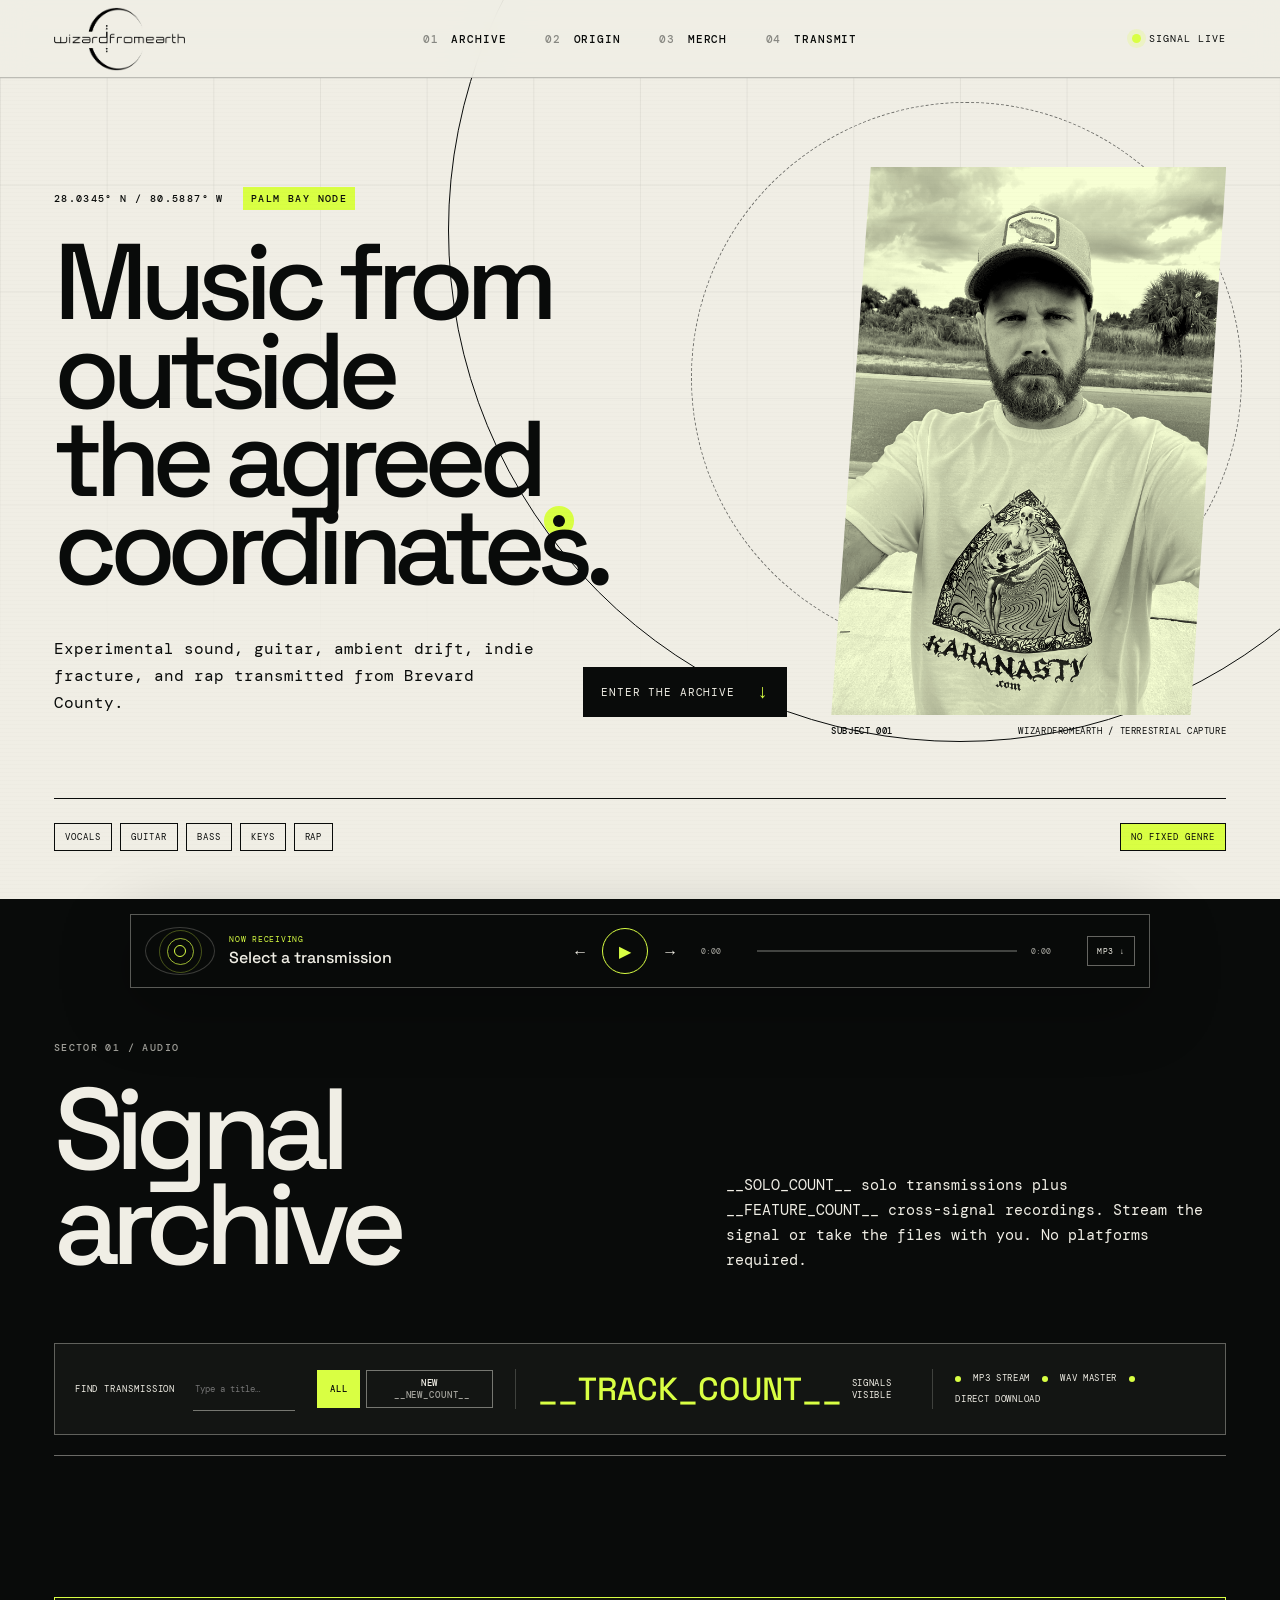
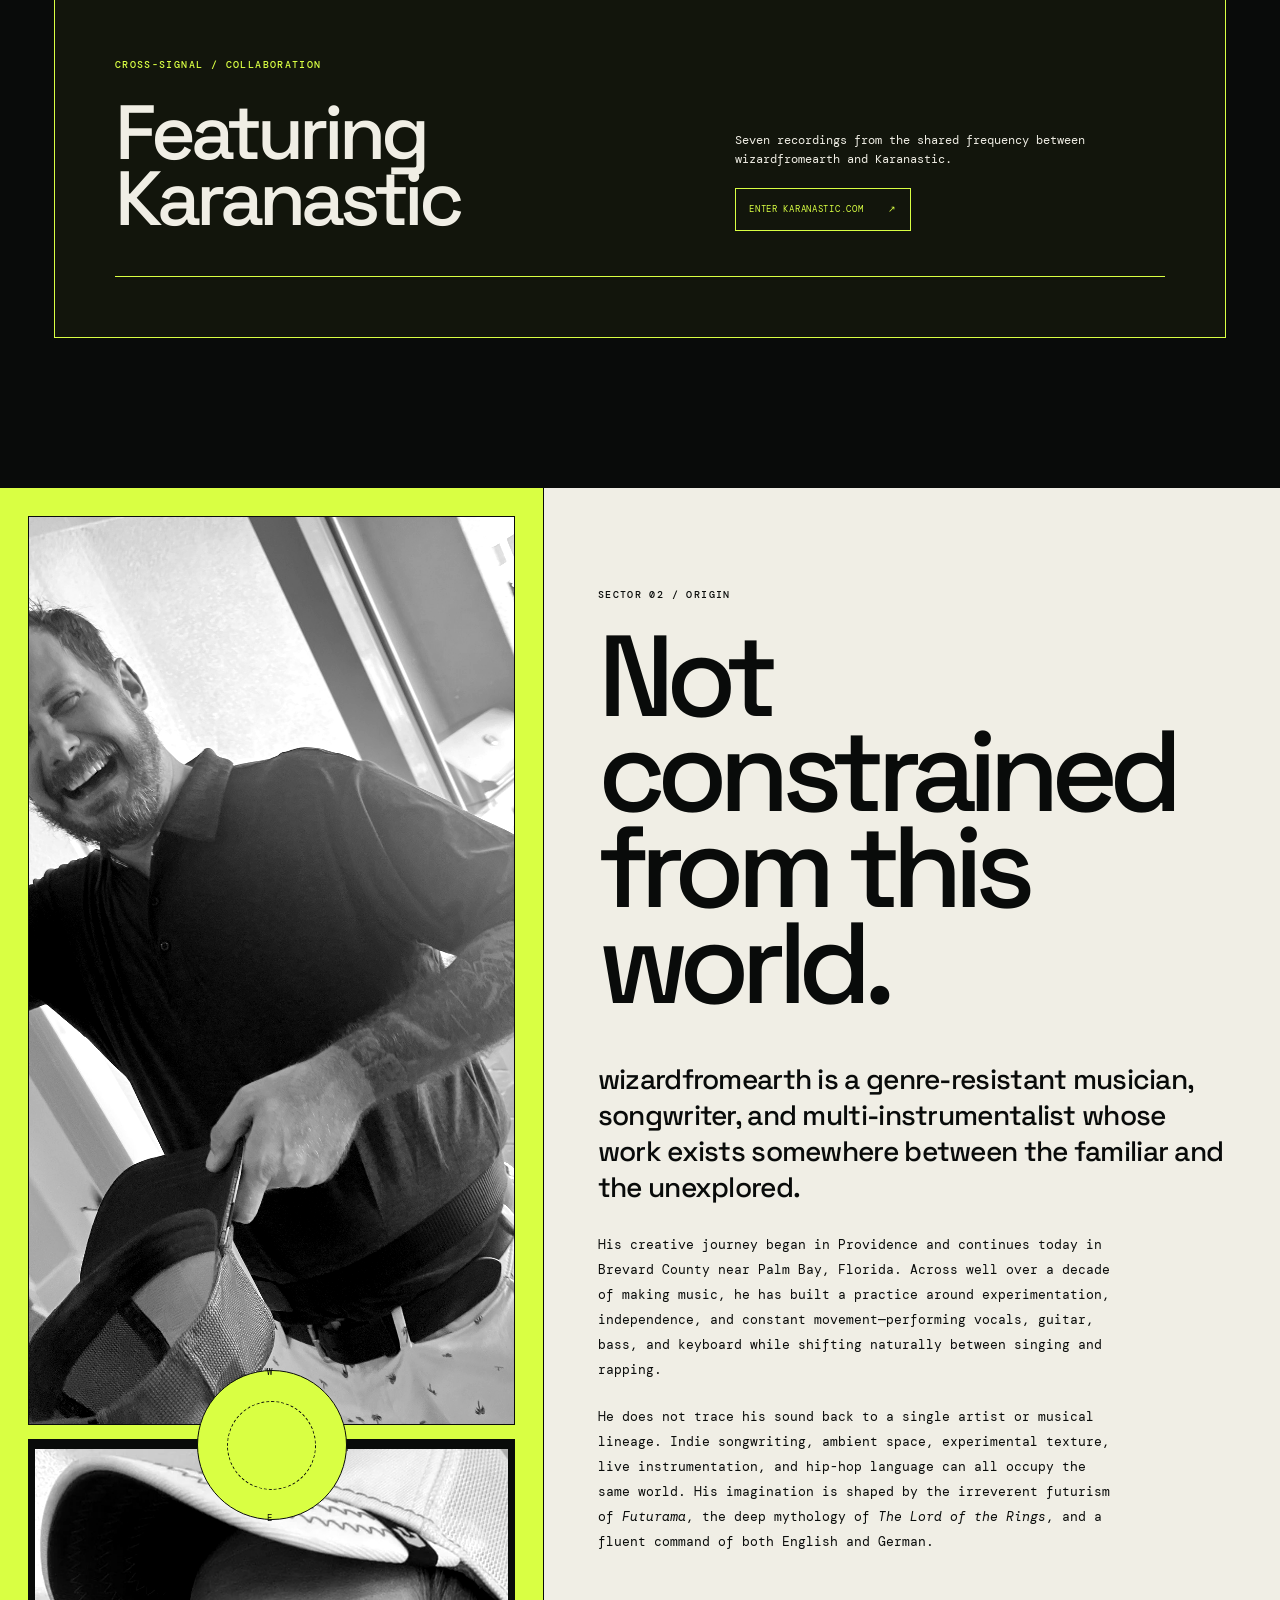
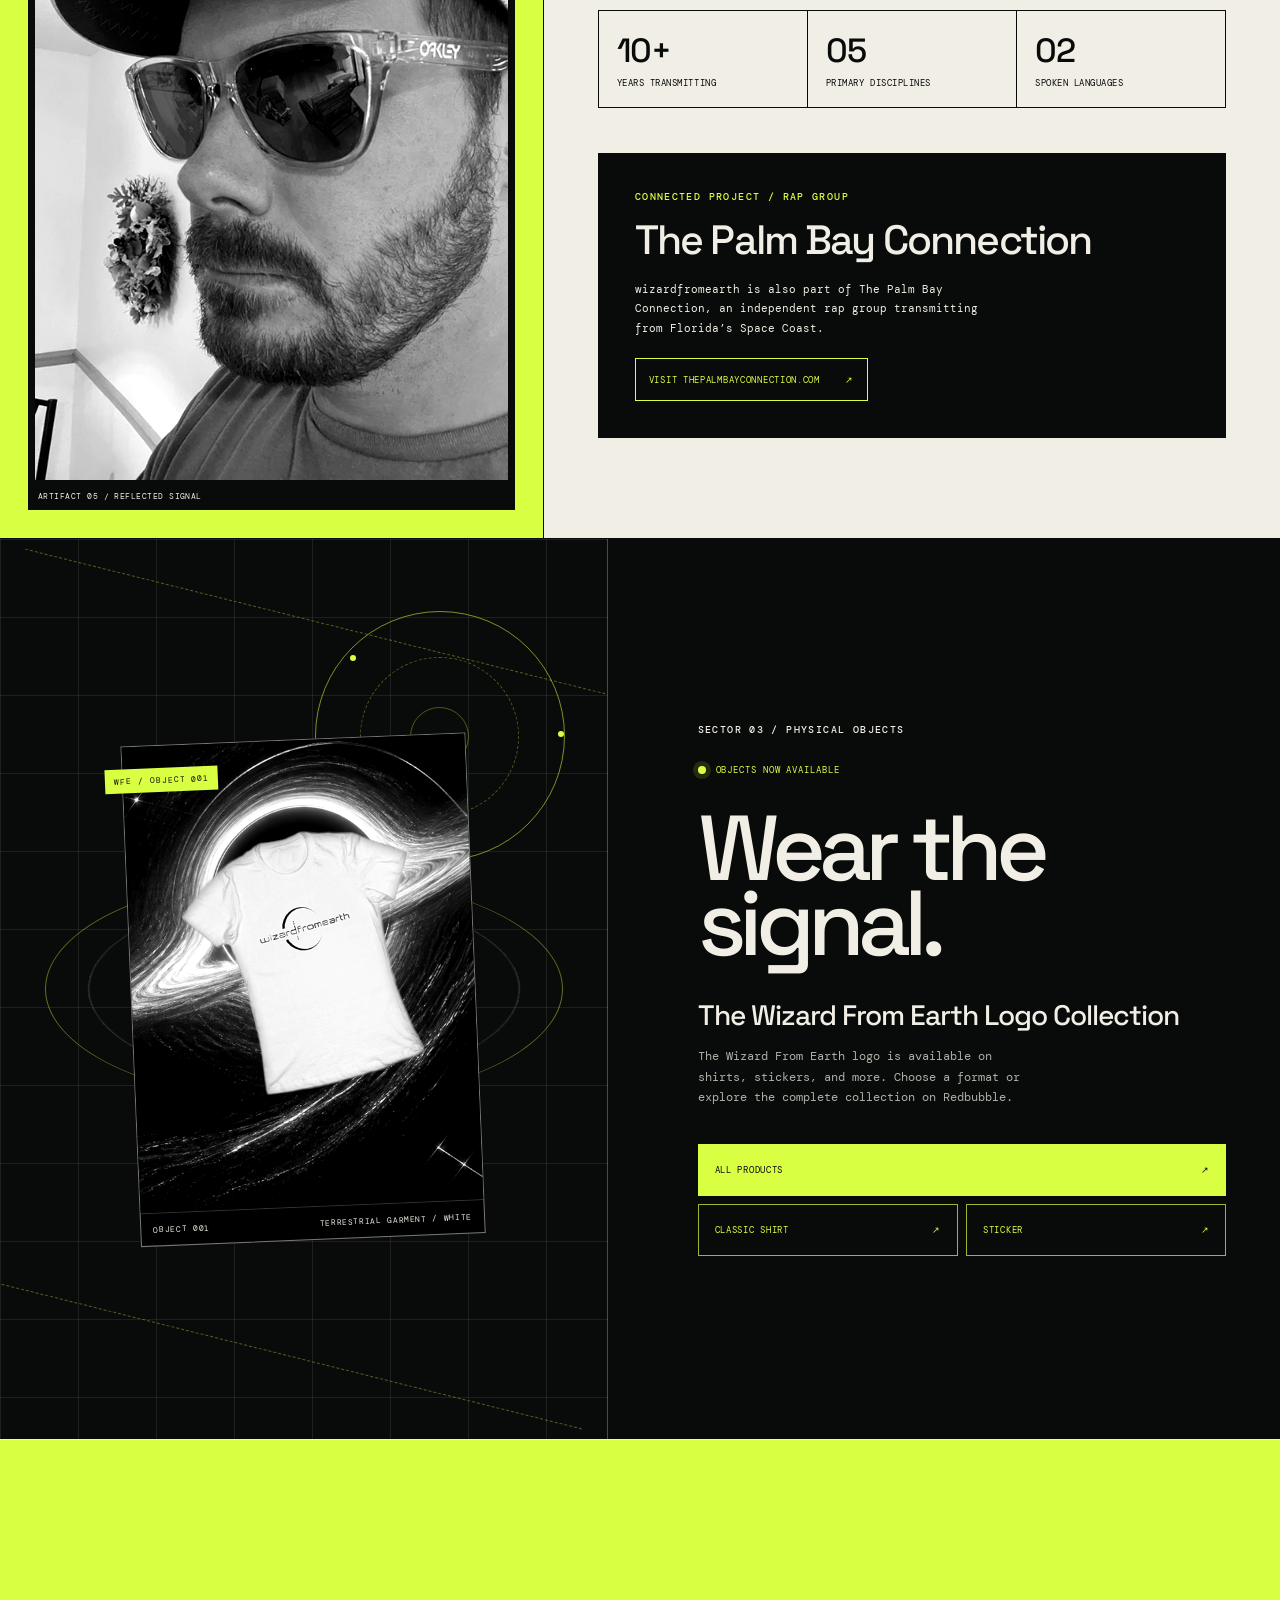
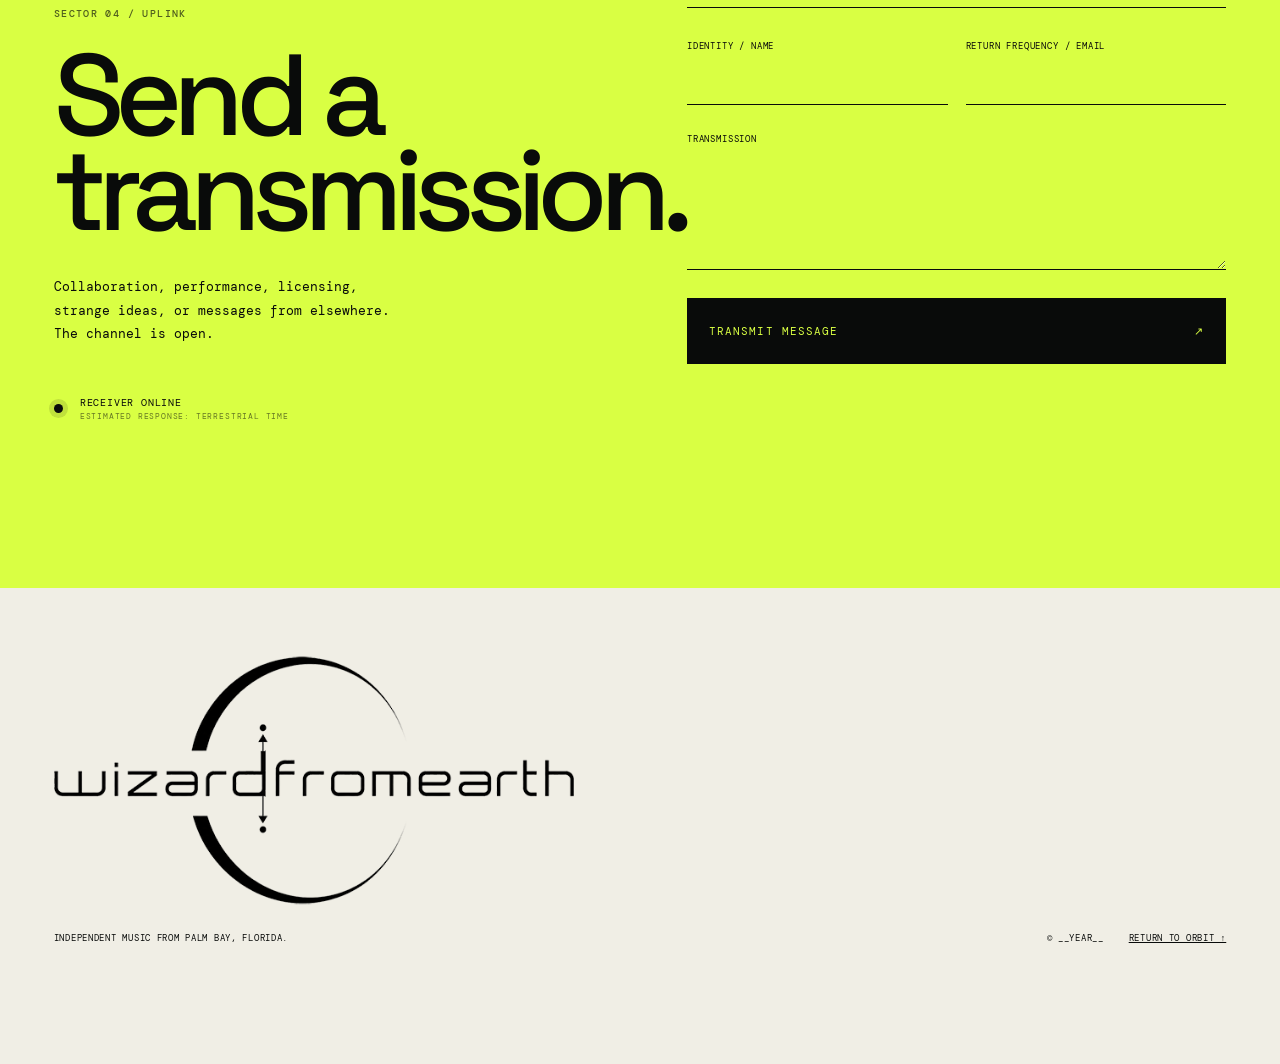
<file: template.html>
<!doctype html>
<html lang="en">
<head>
  <meta charset="utf-8">
  <meta name="viewport" content="width=device-width, initial-scale=1">
  <title>wizardfromearth — Official Site</title>
  <meta name="description" content="Independent experimental, indie, ambient, rock, and rap music from Palm Bay, Florida.">
  <meta name="theme-color" content="#d9ff43">
  <meta property="og:type" content="website">
  <meta property="og:site_name" content="wizardfromearth">
  <meta property="og:url" content="https://wizardfromearth.com/">
  <meta property="og:title" content="wizardfromearth — Official Site">
  <meta property="og:description" content="Independent experimental, indie, ambient, rock, and rap music from Palm Bay, Florida.">
  <meta property="og:image" content="https://wizardfromearth.com/wizardfromearth-social-card-2026.png">
  <meta property="og:image:secure_url" content="https://wizardfromearth.com/wizardfromearth-social-card-2026.png">
  <meta property="og:image:type" content="image/png">
  <meta property="og:image:width" content="1736">
  <meta property="og:image:height" content="906">
  <meta property="og:image:alt" content="wizardfromearth official site">
  <meta name="twitter:card" content="summary_large_image">
  <meta name="twitter:title" content="wizardfromearth — Official Site">
  <meta name="twitter:description" content="Independent experimental, indie, ambient, rock, and rap music from Palm Bay, Florida.">
  <meta name="twitter:image" content="https://wizardfromearth.com/wizardfromearth-social-card-2026.png">
  <meta name="twitter:image:alt" content="wizardfromearth official site">
  <link rel="icon" href="brand/favicon.png?v=20260809" type="image/png" sizes="125x125">
  <link rel="apple-touch-icon" href="brand/favicon.png?v=20260809">
  <link rel="preconnect" href="https://fonts.googleapis.com">
  <link rel="preconnect" href="https://fonts.gstatic.com" crossorigin>
  <link href="https://fonts.googleapis.com/css2?family=DM+Mono:wght@300;400;500&family=Space+Grotesk:wght@400;500;600&display=swap" rel="stylesheet">
  <link rel="stylesheet" href="assets/style.css?v=20260929-1">
  <script type="application/ld+json">/*__STRUCTURED_DATA__*/{}</script>
</head>
<body>
  <a class="skip-link" href="#archive">Skip to the music archive</a>

  <header class="site-header">
    <a class="brand" href="#top" aria-label="wizardfromearth home">
      <img src="logo/wizardfromearth-logo-blk.webp" alt="wizardfromearth" width="640" height="180">
    </a>
    <nav id="primary-nav" aria-label="Primary navigation">
      <a href="#archive"><span>01</span> Archive</a>
      <a href="#origin"><span>02</span> Origin</a>
      <a href="#merch"><span>03</span> Merch</a>
      <a href="#transmit"><span>04</span> Transmit</a>
    </nav>
    <button class="menu-toggle" id="menu-toggle" type="button" aria-controls="primary-nav" aria-expanded="false" aria-label="Open navigation">
      <span></span><span></span><span></span>
    </button>
    <div class="header-status"><i></i> Signal live</div>
  </header>

  <main id="top">
    <section class="hero" aria-labelledby="hero-title">
      <div class="hero__grid" aria-hidden="true"></div>
      <div class="hero__orbit hero__orbit--outer" aria-hidden="true"></div>
      <div class="hero__orbit hero__orbit--inner" aria-hidden="true"></div>
      <div class="hero__copy">
        <p class="coordinate">28.0345° N / 80.5887° W <span>PALM BAY NODE</span></p>
        <h1 id="hero-title">Music from outside the agreed coordinates.</h1>
        <div class="hero__intro">
          <p>Experimental sound, guitar, ambient drift, indie fracture, and rap transmitted from Brevard County.</p>
          <a href="#archive">Enter the archive <span aria-hidden="true">↓</span></a>
        </div>
      </div>
      <figure class="hero__portrait">
        <div class="hero__photo-wrap">
          <img src="photos/wfe-03.webp" alt="wizardfromearth in Palm Bay, Florida" width="1512" height="2016">
        </div>
        <figcaption><span>SUBJECT 001</span> wizardfromearth / terrestrial capture</figcaption>
      </figure>
      <div class="hero__telemetry" aria-label="Artist disciplines">
        <span>VOCALS</span><span>GUITAR</span><span>BASS</span><span>KEYS</span><span>RAP</span><span>NO FIXED GENRE</span>
      </div>
    </section>

    <section class="archive" id="archive" aria-labelledby="archive-title">
      <header class="section-head">
        <div>
          <p class="section-code">SECTOR 01 / AUDIO</p>
          <h2 id="archive-title">Signal archive</h2>
        </div>
        <p class="section-intro">__SOLO_COUNT__ solo transmissions plus __FEATURE_COUNT__ cross-signal recordings. Stream the signal or take the files with you. No platforms required.</p>
      </header>

      <div class="archive-console">
        <label class="search-control">
          <span>Find transmission</span>
          <input id="track-search" type="search" placeholder="Type a title…" autocomplete="off">
        </label>
        <div class="archive-filters" role="group" aria-label="Filter transmissions">
          <button type="button" class="is-active" data-track-filter="all" aria-pressed="true">All</button>
          <button type="button" data-track-filter="new" aria-pressed="false">New <span>__NEW_COUNT__</span></button>
        </div>
        <div class="archive-readout">
          <span id="visible-count">__TRACK_COUNT__</span>
          <small>signals visible</small>
        </div>
        <div class="archive-legend"><i></i> MP3 stream <i></i> WAV master <i></i> direct download</div>
      </div>

      <div class="track-list" id="track-list">
        <!--__TRACKS__-->
      </div>

      <section class="cross-signal" aria-labelledby="cross-signal-title">
        <header class="cross-signal__head">
          <div>
            <p class="section-code">CROSS-SIGNAL / COLLABORATION</p>
            <h3 id="cross-signal-title">Featuring Karanastic</h3>
          </div>
          <div class="cross-signal__copy">
            <p>Seven recordings from the shared frequency between wizardfromearth and Karanastic.</p>
            <a href="https://karanastic.com/" target="_blank" rel="noopener">Enter karanastic.com <span aria-hidden="true">↗</span></a>
          </div>
        </header>
        <div class="track-list track-list--featured" id="featured-track-list">
          <!--__FEATURED_TRACKS__-->
        </div>
      </section>
      <p class="no-results" id="no-results" hidden>No signal found at those coordinates.</p>
    </section>

    <section class="origin" id="origin" aria-labelledby="origin-title">
      <div class="origin__visual">
        <div class="photo-slit photo-slit--one">
          <img src="photos/wfe-02.webp" alt="wizardfromearth laughing in Palm Bay" width="1512" height="1770" loading="lazy">
        </div>
        <figure class="random-artifact" id="random-artifact">
          <div class="random-artifact__frame">
            <img id="random-artifact-image" alt="" decoding="async">
          </div>
          <figcaption id="random-artifact-caption">ARTIFACT RECEIVER / ACQUIRING SIGNAL</figcaption>
        </figure>
        <div class="origin__dial" aria-hidden="true"><span>W</span><span>F</span><span>E</span></div>
      </div>
      <div class="origin__copy">
        <p class="section-code">SECTOR 02 / ORIGIN</p>
        <h2 id="origin-title">Not constrained from this world.</h2>
        <p class="origin__lead">wizardfromearth is a genre-resistant musician, songwriter, and multi-instrumentalist whose work exists somewhere between the familiar and the unexplored.</p>
        <p>His creative journey began in Providence and continues today in Brevard County near Palm Bay, Florida. Across well over a decade of making music, he has built a practice around experimentation, independence, and constant movement—performing vocals, guitar, bass, and keyboard while shifting naturally between singing and rapping.</p>
        <p>He does not trace his sound back to a single artist or musical lineage. Indie songwriting, ambient space, experimental texture, live instrumentation, and hip-hop language can all occupy the same world. His imagination is shaped by the irreverent futurism of <em>Futurama</em>, the deep mythology of <em>The Lord of the Rings</em>, and a fluent command of both English and German.</p>
        <div class="origin__facts">
          <span><b>10+</b> years transmitting</span>
          <span><b>05</b> primary disciplines</span>
          <span><b>02</b> spoken languages</span>
        </div>
        <aside class="other-project">
          <p class="section-code">CONNECTED PROJECT / RAP GROUP</p>
          <h3>The Palm Bay Connection</h3>
          <p>wizardfromearth is also part of The Palm Bay Connection, an independent rap group transmitting from Florida’s Space Coast.</p>
          <a href="https://thepalmbayconnection.com/" target="_blank" rel="noopener">Visit thepalmbayconnection.com <span aria-hidden="true">↗</span></a>
        </aside>
      </div>
    </section>

    <section class="merch" id="merch" aria-labelledby="merch-title">
      <div class="merch__visual">
        <figure>
          <img src="merch/wizardfromearth-shirt-blackhole-vertical.webp" alt="White wizardfromearth logo shirt suspended before a black hole" width="496" height="674" loading="lazy">
          <figcaption><span>OBJECT 001</span><span>TERRESTRIAL GARMENT / WHITE</span></figcaption>
        </figure>
        <div class="merch__orbit" aria-hidden="true"><i></i><i></i><i></i></div>
      </div>
      <div class="merch__copy">
        <p class="section-code">SECTOR 03 / PHYSICAL OBJECTS</p>
        <p class="merch__status"><i></i> Objects now available</p>
        <h2 id="merch-title">Wear the signal.</h2>
        <p class="merch__name">The Wizard From Earth Logo Collection</p>
        <p>The Wizard From Earth logo is available on shirts, stickers, and more. Choose a format or explore the complete collection on Redbubble.</p>
        <div class="merch__links" aria-label="Shop wizardfromearth merchandise">
          <a class="merch__link merch__link--primary" href="https://www.redbubble.com/shop/ap/182871914" target="_blank" rel="noopener">All products <span aria-hidden="true">↗</span></a>
          <a class="merch__link" href="https://www.redbubble.com/i/t-shirt/wizardfromearth-by-knife2agunfight/182871914/lrcw" target="_blank" rel="noopener">Classic shirt <span aria-hidden="true">↗</span></a>
          <a class="merch__link" href="https://www.redbubble.com/i/sticker/wizardfromearth-by-knife2agunfight/182871914/7sgk" target="_blank" rel="noopener">Sticker <span aria-hidden="true">↗</span></a>
        </div>
      </div>
    </section>

    <section class="transmit" id="transmit" aria-labelledby="transmit-title">
      <div class="transmit__copy">
        <p class="section-code">SECTOR 04 / UPLINK</p>
        <h2 id="transmit-title">Send a transmission.</h2>
        <p>Collaboration, performance, licensing, strange ideas, or messages from elsewhere. The channel is open.</p>
        <div class="transmit__status"><i></i><span>Receiver online<br><small>Estimated response: terrestrial time</small></span></div>
      </div>
      <form class="contact-form" id="contact-form" novalidate>
        <input type="hidden" name="access_key" value="dc55f863-4615-46dc-854a-a941c0fb1e1e">
        <input type="hidden" name="subject" value="New transmission from wizardfromearth.com">
        <input type="checkbox" name="botcheck" class="botcheck" tabindex="-1" autocomplete="off">
        <label><span>Identity / name</span><input type="text" name="name" required autocomplete="name"></label>
        <label><span>Return frequency / email</span><input type="email" name="email" required autocomplete="email"></label>
        <label class="contact-form__message"><span>Transmission</span><textarea name="message" rows="7" required></textarea></label>
        <button type="submit">Transmit message <span aria-hidden="true">↗</span></button>
        <p class="form-status" id="form-status" role="status" aria-live="polite"></p>
      </form>
    </section>
  </main>

  <footer>
    <img src="logo/wizardfromearth-logo-blk.webp" alt="wizardfromearth" width="640" height="180">
    <p>Independent music from Palm Bay, Florida.</p>
    <div><span>© __YEAR__</span><a href="#top">Return to orbit ↑</a></div>
  </footer>

  <aside class="player is-idle" id="player" aria-label="Music player">
    <div class="player__signal" aria-hidden="true"><i></i><i></i><i></i></div>
    <div class="player__identity"><small>Now receiving</small><strong id="player-title">Select a transmission</strong></div>
    <div class="player__transport">
      <button id="previous" type="button" aria-label="Previous track">←</button>
      <button class="player__toggle" id="play-toggle" type="button" aria-label="Play">▶</button>
      <button id="next" type="button" aria-label="Next track">→</button>
    </div>
    <span class="player__time" id="current-time">0:00</span>
    <button class="player__progress" id="progress" type="button" aria-label="Seek through current track"><span id="progress-fill"></span></button>
    <span class="player__time" id="duration">0:00</span>
    <a class="player__download" id="player-download" href="#" download>MP3 ↓</a>
  </aside>

  <audio id="audio" preload="metadata"></audio>
  <script>window.WFE_TRACKS = /*__TRACK_DATA__*/[];</script>
  <script src="assets/site.js?v=20260929-1" defer></script>
</body>
</html>
</file>
<file: assets/style.css>
:root {
  --ink: #090b0a;
  --bone: #f0eee5;
  --bone-deep: #ddd9cb;
  --signal: #d9ff43;
  --line: rgba(9, 11, 10, .22);
  --mono: "DM Mono", ui-monospace, monospace;
  --display: "Space Grotesk", Arial, sans-serif;
  --edge: clamp(18px, 4.2vw, 72px);
}

* { box-sizing: border-box; }
html { scroll-behavior: smooth; background: var(--ink); }
body { margin: 0; background: var(--bone); color: var(--ink); font-family: var(--mono); overflow-x: hidden; }
button, input, textarea { font: inherit; }
button, a { -webkit-tap-highlight-color: transparent; }
a { color: inherit; }
img { display: block; max-width: 100%; }
[hidden] { display: none !important; }

.skip-link { position: fixed; z-index: 1000; left: 12px; top: 12px; transform: translateY(-180%); padding: 10px 14px; background: var(--signal); color: var(--ink); }
.skip-link:focus { transform: none; }

body::before { content: ""; position: fixed; z-index: 30; inset: 0; pointer-events: none; opacity: .16; background: repeating-linear-gradient(0deg, transparent 0 3px, rgba(9,11,10,.06) 3px 4px); mix-blend-mode: multiply; }

.site-header { position: fixed; z-index: 50; inset: 0 0 auto; height: 78px; display: grid; grid-template-columns: minmax(190px, 1fr) auto minmax(190px, 1fr); align-items: center; gap: 24px; padding: 0 var(--edge); border-bottom: 1px solid var(--line); background: rgba(240,238,229,.88); backdrop-filter: blur(14px); }
.brand { width: min(340px, 31vw); }
.brand img { width: 100%; height: 64px; object-fit: contain; object-position: left center; }
.site-header nav { display: flex; gap: clamp(18px, 3vw, 48px); }
.site-header nav a { position: relative; font-size: .68rem; font-weight: 500; letter-spacing: .08em; text-decoration: none; text-transform: uppercase; }
.site-header nav a::after { content: ""; position: absolute; left: 0; right: 100%; bottom: -10px; height: 3px; background: var(--signal); transition: right .2s; }
.site-header nav a:hover::after, .site-header nav a:focus-visible::after { right: 0; }
.site-header nav span { opacity: .45; margin-right: 5px; }
.menu-toggle { display: none; width: 44px; height: 44px; place-content: center; gap: 5px; border: 1px solid var(--ink); border-radius: 50%; padding: 0; background: transparent; color: var(--ink); cursor: pointer; }
.menu-toggle span { width: 17px; height: 1px; display: block; background: currentColor; transition: transform .25s, opacity .2s; }
.site-header.is-menu-open .menu-toggle span:nth-child(1) { transform: translateY(6px) rotate(45deg); }
.site-header.is-menu-open .menu-toggle span:nth-child(2) { opacity: 0; }
.site-header.is-menu-open .menu-toggle span:nth-child(3) { transform: translateY(-6px) rotate(-45deg); }
.header-status { justify-self: end; display: flex; align-items: center; gap: 8px; font-size: .62rem; text-transform: uppercase; letter-spacing: .1em; }
.header-status i, .transmit__status i { width: 9px; height: 9px; border-radius: 50%; background: var(--signal); box-shadow: 0 0 0 5px rgba(217,255,67,.2); animation: pulse 1.8s infinite; }
@keyframes pulse { 50% { box-shadow: 0 0 0 11px rgba(217,255,67,0); } }

.hero { position: relative; min-height: 100svh; padding: 150px var(--edge) 48px; display: grid; grid-template-columns: minmax(0, 1.3fr) minmax(330px, .7fr); grid-template-rows: 1fr auto; gap: 44px; overflow: hidden; border-bottom: 1px solid var(--ink); }
.hero__grid { position: absolute; inset: 78px 0 0; pointer-events: none; opacity: .5; background-image: linear-gradient(var(--line) 1px, transparent 1px), linear-gradient(90deg, var(--line) 1px, transparent 1px); background-size: 8.333vw 8.333vw; mask-image: linear-gradient(to bottom, rgba(0,0,0,.55), transparent 76%); }
.hero__orbit { position: absolute; pointer-events: none; border: 1px solid var(--ink); border-radius: 50%; }
.hero__orbit--outer { width: min(80vw, 1080px); aspect-ratio: 1; right: -15vw; top: -22vw; }
.hero__orbit--outer::before, .hero__orbit--outer::after { content: ""; position: absolute; border-radius: 50%; background: var(--ink); }
.hero__orbit--outer::before { width: 12px; height: 12px; left: 10.2%; bottom: 21%; box-shadow: 0 0 0 9px var(--signal); }
.hero__orbit--outer::after { width: 5px; height: 5px; right: 3.5%; top: 34%; }
.hero__orbit--inner { width: min(43vw, 600px); aspect-ratio: 1; right: 3vw; top: 8vw; border-style: dashed; opacity: .55; animation: rotate 50s linear infinite; }
@keyframes rotate { to { transform: rotate(360deg); } }

.hero__copy { position: relative; z-index: 2; align-self: center; max-width: 1040px; }
.coordinate, .section-code { margin: 0 0 28px; font-size: .62rem; font-weight: 500; letter-spacing: .14em; text-transform: uppercase; }
.coordinate span { display: inline-block; margin-left: 12px; padding: 5px 8px; background: var(--signal); }
.hero h1 { max-width: 11ch; margin: 0; font: 500 clamp(4rem, 8.4vw, 9.6rem)/.82 var(--display); letter-spacing: -.078em; text-wrap: balance; }
.hero h1.has-word-reveal .hero-word { display: inline-block; opacity: 0; transform: translateY(.72em) skewX(-9deg); filter: blur(12px); animation: headline-signal-lock .82s cubic-bezier(.16,.78,.18,1) forwards; animation-delay: calc(120ms + var(--word-index) * 72ms); will-change: transform, opacity, filter; }
@keyframes headline-signal-lock {
  0% { opacity: 0; transform: translateY(.72em) skewX(-9deg); filter: blur(12px); }
  58% { opacity: 1; transform: translateY(-.055em) skewX(1.8deg); filter: blur(0); }
  78% { transform: translateY(.018em) skewX(-.7deg); }
  100% { opacity: 1; transform: none; filter: none; }
}
.hero__intro { margin-top: 44px; display: grid; grid-template-columns: minmax(240px, 520px) auto; align-items: end; gap: 36px; }
.hero__intro p { margin: 0; max-width: 52ch; font-size: clamp(.82rem, 1.25vw, 1.08rem); line-height: 1.7; }
.hero__intro a { justify-self: start; min-height: 50px; display: inline-flex; align-items: center; gap: 22px; padding: 0 18px; background: var(--ink); color: var(--bone); font-size: .67rem; letter-spacing: .08em; text-transform: uppercase; text-decoration: none; }
.hero__intro a span { color: var(--signal); font-size: 1.2rem; }

.hero__portrait { position: relative; z-index: 2; align-self: center; justify-self: end; width: min(100%, 470px); margin: 0; }
.hero__photo-wrap { position: relative; overflow: hidden; aspect-ratio: .72; clip-path: polygon(10% 0, 100% 0, 91% 100%, 0 100%); background: var(--signal); }
.hero__photo-wrap::after { content: ""; position: absolute; inset: 0; background: var(--signal); mix-blend-mode: multiply; opacity: .23; }
.hero__photo-wrap img { width: 100%; height: 100%; object-fit: cover; object-position: 50% 40%; filter: grayscale(1) contrast(1.22); }
.hero__portrait figcaption { display: flex; justify-content: space-between; gap: 16px; margin-top: 10px; font-size: .55rem; letter-spacing: .07em; text-transform: uppercase; }
.hero__portrait figcaption span { font-weight: 500; }
.hero__telemetry { position: relative; z-index: 2; grid-column: 1 / -1; display: flex; flex-wrap: wrap; gap: 8px; padding-top: 24px; border-top: 1px solid var(--ink); }
.hero__telemetry span { padding: 7px 10px; border: 1px solid var(--ink); font-size: .56rem; letter-spacing: .11em; }
.hero__telemetry span:last-child { margin-left: auto; background: var(--signal); }

.archive { padding: clamp(90px, 11vw, 170px) var(--edge) 150px; background: var(--ink); color: var(--bone); }
.section-head { display: grid; grid-template-columns: 1fr minmax(260px, 500px); align-items: end; gap: 40px; margin-bottom: 70px; }
.section-code { color: inherit; opacity: .66; }
.section-head h2, .origin h2, .transmit h2 { margin: 0; font: 500 clamp(4rem, 9vw, 9.4rem)/.83 var(--display); letter-spacing: -.075em; }
.section-intro { margin: 0; font-size: clamp(.78rem, 1.15vw, 1rem); line-height: 1.7; }
.archive-console { min-height: 92px; display: grid; grid-template-columns: minmax(220px, 1fr) auto auto minmax(250px, 1fr); align-items: center; gap: 22px; margin-bottom: 20px; padding: 14px 20px; border: 1px solid rgba(240,238,229,.35); background: rgba(240,238,229,.04); }
.search-control { display: grid; grid-template-columns: auto 1fr; align-items: center; gap: 18px; font-size: .57rem; letter-spacing: .1em; text-transform: uppercase; }
.search-control input { width: 100%; min-height: 44px; border: 0; border-bottom: 1px solid rgba(240,238,229,.45); border-radius: 0; outline: 0; background: transparent; color: var(--bone); }
.search-control input:focus { border-color: var(--signal); }
.archive-filters { display: flex; gap: 6px; }
.archive-filters button { min-height: 38px; padding: 0 12px; border: 1px solid rgba(240,238,229,.45); background: transparent; color: var(--bone); font: 500 .55rem var(--mono); letter-spacing: .1em; text-transform: uppercase; cursor: pointer; }
.archive-filters button span { margin-left: 5px; opacity: .65; }
.archive-filters button:hover, .archive-filters button:focus-visible, .archive-filters button.is-active { border-color: var(--signal); background: var(--signal); color: var(--ink); }
.archive-readout { display: flex; align-items: center; gap: 10px; padding-inline: 22px; border-inline: 1px solid rgba(240,238,229,.2); }
.archive-readout span { color: var(--signal); font: 500 2rem var(--display); }
.archive-readout small, .archive-legend { font-size: .54rem; letter-spacing: .08em; text-transform: uppercase; }
.archive-legend { justify-self: end; display: flex; align-items: center; flex-wrap: wrap; gap: 8px 12px; line-height: 1.5; }
.archive-legend i { width: 6px; height: 6px; border-radius: 50%; background: var(--signal); }

.track-list { border-top: 1px solid rgba(240,238,229,.42); }
.track { position: relative; display: grid; grid-template-columns: 56px 72px 85px minmax(0, 1fr) auto; align-items: center; gap: clamp(10px, 2vw, 32px); min-height: 116px; border-bottom: 1px solid rgba(240,238,229,.24); transition: background .2s, color .2s, padding .2s; }
.track:hover, .track:focus-within, .track.is-active { padding-inline: 14px; background: var(--signal); color: var(--ink); }
.track[hidden] { display: none; }
.track__play { width: 46px; height: 46px; border: 1px solid currentColor; border-radius: 50%; background: transparent; color: inherit; cursor: pointer; }
.track__play-live { display: none; }
.track.is-playing .track__play-idle { display: none; }
.track.is-playing .track__play-live { display: inline; }
.track__number { display: grid; font: 400 1.3rem var(--display); }
.track__number span { font: 400 .5rem var(--mono); letter-spacing: .1em; opacity: .55; }
.track__signal { height: 34px; display: flex; align-items: center; gap: 4px; opacity: .55; }
.track__signal span { width: 3px; height: 20%; background: currentColor; }
.track__signal span:nth-child(2) { height: 60%; }
.track__signal span:nth-child(3) { height: 35%; }
.track__signal span:nth-child(4) { height: 100%; }
.track__signal span:nth-child(5) { height: 50%; }
.track__signal span:nth-child(6) { height: 75%; }
.track__signal span:nth-child(7) { height: 25%; }
.track.is-playing .track__signal span { animation: meter .7s infinite alternate ease-in-out; }
.track.is-playing .track__signal span:nth-child(2n) { animation-delay: -.35s; }
@keyframes meter { to { height: 100%; } }
.track h3 { margin: 0; font: 400 clamp(1.5rem, 2.7vw, 3.4rem)/1 var(--display); letter-spacing: -.045em; text-transform: lowercase; overflow-wrap: anywhere; }
.track__new { display: inline-flex; vertical-align: top; margin: .18em 0 0 .7em; padding: .34em .48em; border: 1px solid var(--signal); color: var(--signal); font: 500 .48rem/1 var(--mono); letter-spacing: .1em; text-transform: uppercase; }
.track:hover .track__new, .track:focus-within .track__new, .track.is-active .track__new { border-color: var(--ink); color: var(--ink); }
.track__actions { display: flex; align-items: center; gap: 7px; }
.track__actions button, .track__actions a { min-height: 34px; display: inline-flex; align-items: center; padding: 0 10px; border: 1px solid currentColor; background: transparent; color: inherit; font-size: .53rem; letter-spacing: .08em; text-transform: uppercase; text-decoration: none; cursor: pointer; }
.track__actions button:hover, .track__actions a:hover, .track__actions button:focus-visible, .track__actions a:focus-visible { background: var(--bone); color: var(--ink); }
.track:hover .track__actions button:hover, .track:hover .track__actions a:hover, .track.is-active .track__actions button:hover, .track.is-active .track__actions a:hover { background: var(--ink); color: var(--signal); }
.cross-signal { margin-top: clamp(90px, 11vw, 150px); padding: clamp(30px, 5vw, 60px); border: 1px solid var(--signal); background: rgba(217,255,67,.04); }
.cross-signal.is-filter-empty { display: none; }
.cross-signal__head { display: grid; grid-template-columns: 1fr minmax(260px, 430px); align-items: end; gap: 36px; margin-bottom: 45px; }
.cross-signal__head .section-code { color: var(--signal); opacity: 1; }
.cross-signal__head h3 { margin: 0; font: 500 clamp(2.8rem, 6vw, 6.5rem)/.86 var(--display); letter-spacing: -.065em; }
.cross-signal__copy p { margin: 0 0 18px; font-size: .72rem; line-height: 1.7; }
.cross-signal__copy a, .other-project a { display: inline-flex; justify-content: space-between; align-items: center; gap: 25px; min-height: 43px; padding: 0 13px; border: 1px solid currentColor; color: var(--signal); font-size: .55rem; letter-spacing: .08em; text-decoration: none; text-transform: uppercase; }
.cross-signal__copy a:hover, .cross-signal__copy a:focus-visible { background: var(--signal); color: var(--ink); }
.track-list--featured { border-top-color: var(--signal); }
.track-list--featured .track__number span { color: var(--signal); opacity: 1; }
.track-list--featured .track:hover .track__number span, .track-list--featured .track.is-active .track__number span { color: var(--ink); }
.no-results { padding: 60px 20px; border-bottom: 1px solid rgba(240,238,229,.3); color: var(--signal); text-align: center; }

.origin { min-height: 950px; display: grid; grid-template-columns: minmax(320px, .85fr) minmax(0, 1.15fr); border-bottom: 1px solid var(--ink); }
.origin__visual { position: relative; min-height: 950px; display: grid; grid-template-columns: 1fr 1fr; grid-template-rows: minmax(480px, 1.15fr) minmax(300px, .85fr); gap: 14px; align-content: stretch; overflow: hidden; padding: 28px; border-right: 1px solid var(--ink); background: var(--signal); }
.photo-slit { position: relative; overflow: hidden; border: 1px solid var(--ink); background: var(--ink); }
.photo-slit img { width: 100%; height: 100%; object-fit: cover; filter: grayscale(1) contrast(1.25); }
.photo-slit--one { grid-column: 1 / -1; grid-row: 1; }
.photo-slit--one img { object-position: 50% 22%; }
.random-artifact { position: relative; z-index: 1; grid-column: 1 / -1; grid-row: 2; min-width: 0; min-height: 0; display: grid; grid-template-rows: minmax(0, 1fr) auto; margin: 0; padding: 6px; border: 1px solid var(--ink); background: var(--ink); }
.random-artifact__frame { min-height: 0; display: grid; place-items: center; overflow: hidden; background: var(--ink); }
.random-artifact img { width: 100%; height: 100%; object-fit: contain; filter: grayscale(1) contrast(1.15); }
.random-artifact figcaption { padding: 8px 3px 2px; color: var(--bone); font-size: .48rem; letter-spacing: .06em; text-transform: uppercase; }
.origin__dial { position: absolute; z-index: 4; left: calc(50% - 75px); top: calc(58% - 75px); width: 150px; aspect-ratio: 1; border: 1px solid var(--ink); border-radius: 50%; background: var(--signal); animation: rotate 30s linear infinite; }
.origin__dial::before { content: ""; position: absolute; inset: 20%; border: 1px dashed var(--ink); border-radius: inherit; }
.origin__dial span { position: absolute; font-size: .58rem; }
.origin__dial span:nth-child(1) { left: 47%; top: -5px; }
.origin__dial span:nth-child(2) { right: -5px; top: 48%; }
.origin__dial span:nth-child(3) { left: 47%; bottom: -5px; }
.origin__copy { align-self: center; padding: 100px var(--edge); }
.origin h2 { max-width: 8ch; margin-bottom: 50px; }
.origin__lead { max-width: 36ch; margin: 0 0 28px; font: 500 clamp(1.35rem, 2.2vw, 2.25rem)/1.28 var(--display); letter-spacing: -.025em; }
.origin__copy > p:not(.section-code):not(.origin__lead) { max-width: 64ch; margin: 0 0 22px; font-size: .82rem; line-height: 1.9; }
.origin__facts { display: grid; grid-template-columns: repeat(3, 1fr); gap: 1px; margin-top: 55px; background: var(--ink); border: 1px solid var(--ink); }
.origin__facts span { display: grid; gap: 5px; padding: 18px; background: var(--bone); font-size: .54rem; letter-spacing: .06em; text-transform: uppercase; }
.origin__facts b { color: var(--ink); font: 500 2.1rem var(--display); letter-spacing: -.04em; }
.other-project { margin-top: 45px; padding: clamp(22px, 3vw, 36px); border: 1px solid var(--ink); background: var(--ink); color: var(--bone); }
.other-project .section-code { margin-bottom: 18px; color: var(--signal); opacity: 1; }
.other-project h3 { margin: 0; font: 500 clamp(1.9rem, 3.2vw, 3.5rem)/.95 var(--display); letter-spacing: -.045em; }
.other-project p:not(.section-code) { max-width: 52ch; margin: 20px 0; font-size: .7rem; line-height: 1.75; }
.other-project a:hover, .other-project a:focus-visible { background: var(--signal); color: var(--ink); }

.merch { position: relative; min-height: 900px; display: grid; grid-template-columns: minmax(460px, .95fr) minmax(420px, 1.05fr); overflow: hidden; border-bottom: 1px solid var(--bone); background: var(--ink); color: var(--bone); }
.merch__visual { position: relative; min-height: 900px; display: grid; place-items: center; overflow: hidden; padding: clamp(70px, 7vw, 115px) var(--edge); border-right: 1px solid rgba(240,238,229,.28); background-color: var(--ink); background-image: linear-gradient(rgba(240,238,229,.09) 1px, transparent 1px), linear-gradient(90deg, rgba(240,238,229,.09) 1px, transparent 1px); background-size: 78px 78px; }
.merch__visual::before { content: ""; position: absolute; z-index: 0; width: min(85%, 760px); aspect-ratio: 1; border: 1px solid rgba(217,255,67,.42); border-radius: 50%; background: repeating-radial-gradient(circle, transparent 0 52px, rgba(240,238,229,.16) 53px 54px); transform: scaleY(.44) rotate(-17deg); }
.merch__visual::after { content: ""; position: absolute; z-index: 0; inset: 10% -12%; border-block: 1px dashed rgba(217,255,67,.34); transform: rotate(14deg); }
.merch__visual figure { position: relative; z-index: 2; width: min(69%, 510px); margin: 0; border: 1px solid rgba(240,238,229,.5); background: #000; transform: rotate(-2.35deg); transform-origin: 52% 52%; }
.merch__visual figure::before { content: "WFE / OBJECT 001"; position: absolute; z-index: 3; left: -18px; top: 22px; padding: 7px 9px; background: var(--signal); color: var(--ink); font-size: .5rem; letter-spacing: .12em; }
.merch__visual img { width: 100%; height: auto; filter: grayscale(1) contrast(1.16); }
.merch__visual figcaption { display: flex; justify-content: space-between; gap: 18px; padding: 11px 12px; border-top: 1px solid rgba(240,238,229,.22); font-size: .5rem; letter-spacing: .08em; text-transform: uppercase; }
.merch__orbit { position: absolute; z-index: 1; right: 7%; top: 8%; width: 250px; aspect-ratio: 1; border: 1px solid rgba(217,255,67,.55); border-radius: 50%; pointer-events: none; }
.merch__orbit::before, .merch__orbit::after { content: ""; position: absolute; border: 1px solid rgba(217,255,67,.32); border-radius: 50%; }
.merch__orbit::before { inset: 18%; border-style: dashed; animation: rotate 35s linear infinite reverse; }
.merch__orbit::after { inset: 38%; }
.merch__orbit i { position: absolute; width: 6px; height: 6px; border-radius: 50%; background: var(--signal); }
.merch__orbit i:nth-child(1) { left: 14%; top: 17%; }
.merch__orbit i:nth-child(2) { right: 0; top: 48%; }
.merch__orbit i:nth-child(3) { left: 33%; bottom: 1%; }
.merch__copy { position: relative; z-index: 3; min-width: 0; align-self: center; padding: clamp(90px, 10vw, 150px) var(--edge) clamp(90px, 10vw, 150px) clamp(55px, 7vw, 110px); background: var(--ink); }
.merch__copy h2 { max-width: 6ch; margin: 0; font: 500 clamp(4rem, 7.2vw, 8rem)/.82 var(--display); letter-spacing: -.075em; }
.merch__status { display: flex; align-items: center; gap: 10px; margin: 0 0 35px; color: var(--signal); font-size: .56rem; letter-spacing: .1em; text-transform: uppercase; }
.merch__status i { width: 8px; height: 8px; border-radius: 50%; background: currentColor; box-shadow: 0 0 0 5px rgba(217,255,67,.13); animation: pulse 1.8s infinite; }
.merch__name { margin: 38px 0 16px; font: 500 clamp(1.35rem, 2.2vw, 2.25rem)/1.1 var(--display); letter-spacing: -.035em; }
.merch__name + p { max-width: 46ch; margin: 0; color: rgba(240,238,229,.72); font-size: .72rem; line-height: 1.8; }
.merch__links { display: grid; grid-template-columns: 1fr 1fr; gap: 8px; margin-top: 35px; }
.merch__link { min-height: 52px; display: flex; justify-content: space-between; align-items: center; gap: 28px; padding: 0 16px; border: 1px solid rgba(217,255,67,.7); color: var(--signal); font-size: .56rem; letter-spacing: .08em; text-decoration: none; text-transform: uppercase; transition: background .2s, color .2s, border-color .2s; }
.merch__link--primary { grid-column: 1 / -1; background: var(--signal); color: var(--ink); }
.merch__link:hover, .merch__link:focus-visible { border-color: var(--bone); background: var(--bone); color: var(--ink); }

.transmit { display: grid; grid-template-columns: .8fr 1.2fr; gap: clamp(60px, 9vw, 150px); padding: clamp(110px, 13vw, 190px) var(--edge); background: var(--signal); }
.transmit h2 { max-width: 7ch; }
.transmit__copy > p:not(.section-code) { max-width: 44ch; margin: 36px 0; font-size: .82rem; line-height: 1.8; }
.transmit__status { display: flex; align-items: center; gap: 17px; margin-top: 50px; font-size: .63rem; letter-spacing: .08em; text-transform: uppercase; }
.transmit__status i { background: var(--ink); box-shadow: 0 0 0 5px rgba(9,11,10,.12); }
.transmit__status small { opacity: .55; }
.contact-form { display: grid; grid-template-columns: 1fr 1fr; align-content: start; gap: 28px 18px; padding-top: 32px; border-top: 1px solid var(--ink); }
.contact-form label { display: grid; gap: 10px; font-size: .57rem; letter-spacing: .09em; text-transform: uppercase; }
.contact-form input, .contact-form textarea { width: 100%; border: 0; border-bottom: 1px solid var(--ink); border-radius: 0; padding: 15px 0; outline: none; background: transparent; color: var(--ink); }
.contact-form textarea { resize: vertical; }
.contact-form input:focus, .contact-form textarea:focus { border-bottom-width: 4px; }
.contact-form__message, .contact-form button, .form-status { grid-column: 1 / -1; }
.contact-form button { min-height: 66px; display: flex; justify-content: space-between; align-items: center; border: 0; padding: 0 22px; background: var(--ink); color: var(--signal); font-size: .68rem; letter-spacing: .1em; text-transform: uppercase; cursor: pointer; }
.contact-form button:hover, .contact-form button:focus-visible { background: var(--bone); color: var(--ink); }
.contact-form button:disabled { opacity: .55; cursor: wait; }
.botcheck { position: absolute; left: -9999px; }
.form-status { min-height: 1.3em; margin: 0; font-size: .6rem; text-transform: uppercase; }

footer { min-height: 230px; display: grid; grid-template-columns: 1fr auto; align-items: end; gap: 25px; padding: 65px var(--edge) 120px; background: var(--bone); }
footer img { grid-column: 1 / -1; width: min(520px, 80vw); height: auto; }
footer p, footer div { margin: 0; font-size: .56rem; letter-spacing: .08em; text-transform: uppercase; }
footer div { display: flex; gap: 25px; }

.player { position: fixed; z-index: 60; left: 50%; bottom: 18px; width: min(1020px, calc(100vw - 34px)); min-height: 74px; transform: translateX(-50%); display: grid; grid-template-columns: 70px minmax(150px, 1fr) auto 42px minmax(120px, 260px) 42px auto; align-items: center; gap: 14px; padding: 10px 14px; border: 1px solid rgba(240,238,229,.35); background: rgba(9,11,10,.95); color: var(--bone); box-shadow: 0 16px 70px rgba(0,0,0,.32); backdrop-filter: blur(18px); transition: transform .35s; }
.player.is-idle { transform: translate(-50%, calc(100% + 32px)); }
.player__signal { height: 48px; display: grid; place-items: center; border: 1px solid rgba(240,238,229,.22); border-radius: 50%; }
.player__signal i { position: absolute; width: 12px; height: 12px; border: 1px solid var(--signal); border-radius: 50%; }
.player__signal i:nth-child(2) { width: 27px; height: 27px; opacity: .7; }
.player__signal i:nth-child(3) { width: 43px; height: 43px; opacity: .3; }
.player.is-playing .player__signal i { animation: signal 1.5s infinite ease-out; }
.player.is-playing .player__signal i:nth-child(2) { animation-delay: -.5s; }
.player.is-playing .player__signal i:nth-child(3) { animation-delay: -1s; }
@keyframes signal { from { transform: scale(.6); opacity: 1; } to { transform: scale(1.2); opacity: .1; } }
.player__identity { display: grid; gap: 3px; min-width: 0; }
.player__identity small { color: var(--signal); font-size: .48rem; letter-spacing: .1em; text-transform: uppercase; }
.player__identity strong { overflow: hidden; text-overflow: ellipsis; white-space: nowrap; font: 500 1rem var(--display); }
.player__transport { display: flex; align-items: center; gap: 5px; }
.player button { border: 0; background: transparent; color: inherit; cursor: pointer; }
.player__transport button { width: 34px; height: 34px; }
.player__transport .player__toggle { width: 46px; height: 46px; border: 1px solid var(--signal); border-radius: 50%; color: var(--signal); }
.player__time { font-size: .52rem; opacity: .68; }
.player__progress { position: relative; width: 100%; height: 22px; padding: 0; }
.player__progress::before, .player__progress span { content: ""; position: absolute; left: 0; top: 10px; height: 2px; }
.player__progress::before { right: 0; background: rgba(240,238,229,.25); }
.player__progress span { width: 0; background: var(--signal); }
.player__download { padding: 9px; border: 1px solid rgba(240,238,229,.4); font-size: .5rem; letter-spacing: .08em; text-decoration: none; }

.reveal { opacity: 0; transform: translateY(24px); transition: opacity .65s, transform .65s; }
.reveal.is-visible { opacity: 1; transform: none; }

.error-page { min-height: 100svh; display: grid; place-items: center; background: var(--signal); }
.error-page main { width: min(720px, calc(100% - 40px)); }
.error-page h1 { margin: 0; font: 500 clamp(4rem, 14vw, 10rem)/.85 var(--display); letter-spacing: -.08em; }
.error-page a { display: inline-block; margin-top: 30px; padding: 15px; background: var(--ink); color: var(--signal); text-decoration: none; }

@media (max-width: 1000px) {
  .site-header { grid-template-columns: minmax(0, 1fr) auto auto; }
  .menu-toggle { display: grid; }
  .site-header nav { position: absolute; top: 100%; left: 0; right: 0; display: grid; gap: 0; padding: 10px var(--edge) 22px; border-bottom: 1px solid var(--signal); background: rgba(9,11,10,.98); color: var(--bone); opacity: 0; visibility: hidden; pointer-events: none; transform: translateY(-12px); transition: opacity .25s, transform .25s, visibility .25s; }
  .site-header.is-menu-open nav { opacity: 1; visibility: visible; pointer-events: auto; transform: none; }
  .site-header nav a { display: flex; align-items: center; min-height: 58px; border-bottom: 1px solid rgba(240,238,229,.2); font: 500 clamp(1rem, 3vw, 1.4rem) var(--display); letter-spacing: -.015em; }
  .site-header nav a:last-child { border-bottom: 0; }
  .site-header nav a::after { bottom: 0; }
  .site-header nav span { min-width: 34px; color: var(--signal); font: 400 .56rem var(--mono); letter-spacing: .08em; opacity: 1; }
  .hero { grid-template-columns: 1fr .62fr; }
  .hero h1 { font-size: clamp(4rem, 10vw, 7rem); }
  .hero__intro { grid-template-columns: 1fr; }
  .track { grid-template-columns: 50px 58px minmax(0, 1fr) auto; }
  .track__signal { display: none; }
  .origin { grid-template-columns: .7fr 1.3fr; }
  .origin__facts { grid-template-columns: 1fr; }
  .merch { grid-template-columns: minmax(400px, .9fr) minmax(390px, 1.1fr); }
  .merch__visual figure { width: 78%; }
  .player { grid-template-columns: 50px minmax(120px,1fr) auto 36px minmax(90px,180px) 36px; }
  .player__download { display: none; }
}

@media (max-width: 760px) {
  :root { --edge: 18px; }
  body::before { display: none; }
  .site-header { height: 64px; gap: 10px; padding-inline: 18px; }
  .brand { width: min(235px, 61vw); }
  .brand img { height: 52px; }
  .menu-toggle { width: 40px; height: 40px; }
  .header-status { font-size: 0; }
  .hero { min-height: auto; grid-template-columns: 1fr; grid-template-rows: auto; padding-top: 110px; }
  .hero__grid { inset-block-start: 64px; background-size: 25vw 25vw; }
  .hero__orbit--outer { width: 120vw; right: -58vw; top: -10vw; }
  .hero__orbit--inner { width: 80vw; right: -24vw; top: 22vw; }
  .hero h1 { max-width: 9ch; font-size: clamp(3.7rem, 17vw, 6rem); }
  .hero__portrait { width: 73%; justify-self: end; margin-top: -8px; }
  .hero__telemetry span:last-child { margin-left: 0; }
  .section-head { grid-template-columns: 1fr; }
  .section-head h2, .origin h2, .merch h2, .transmit h2 { font-size: clamp(3.7rem, 17vw, 6rem); }
  .archive { padding-bottom: 120px; }
  .archive-console { grid-template-columns: 1fr auto; }
  .archive-filters { grid-column: 1 / -1; grid-row: 2; }
  .archive-filters button { flex: 1; }
  .archive-legend { display: none; }
  .archive-readout { padding: 0 0 0 12px; border: 0; border-left: 1px solid rgba(240,238,229,.2); }
  .track { grid-template-columns: 44px 42px minmax(0, 1fr); gap: 10px; min-height: 104px; padding-block: 14px; }
  .track:hover, .track:focus-within, .track.is-active { padding-inline: 8px; }
  .track__play { width: 38px; height: 38px; }
  .track h3 { font-size: clamp(1.25rem, 7vw, 2rem); }
  .track__actions { grid-column: 3; }
  .track__actions button, .track__actions a { min-height: 30px; padding-inline: 8px; }
  .cross-signal { margin-inline: -8px; padding: 35px 10px 10px; }
  .cross-signal__head { grid-template-columns: 1fr; }
  .origin { grid-template-columns: 1fr; }
  .origin__visual { min-height: 680px; grid-template-rows: 360px 290px; gap: 10px; padding: 12px; border-right: 0; border-bottom: 1px solid var(--ink); }
  .origin__dial { left: calc(50% - 52px); top: calc(55.5% - 52px); width: 104px; }
  .origin__copy { padding: 90px var(--edge); }
  .origin__facts { grid-template-columns: repeat(3, 1fr); }
  .origin__facts span { padding: 10px; }
  .origin__facts b { font-size: 1.5rem; }
  .merch { min-height: 0; grid-template-columns: 1fr; }
  .merch__visual { min-height: 690px; padding: 70px 18px; border-right: 0; border-bottom: 0; background-size: 54px 54px; }
  .merch__visual::before { width: 115%; }
  .merch__visual figure { width: min(72vw, 410px); }
  .merch__visual figcaption { font-size: .43rem; }
  .merch__copy { order: -1; padding: 75px var(--edge) 95px; border-bottom: 1px solid rgba(240,238,229,.28); }
  .merch__orbit { right: -60px; top: 28px; width: 190px; }
  .merch__links { grid-template-columns: 1fr; }
  .merch__link--primary { grid-column: 1; }
  .transmit { grid-template-columns: 1fr; }
  .contact-form { grid-template-columns: 1fr; }
  .contact-form label { grid-column: 1; }
  footer { grid-template-columns: 1fr; }
  footer img { grid-column: 1; }
  .player { bottom: 8px; grid-template-columns: minmax(0,1fr) auto; min-height: 68px; padding: 8px 10px; }
  .player__signal, .player__time, .player__progress { display: none; }
  .player__transport { grid-column: 2; grid-row: 1; }
}

@media (prefers-reduced-motion: reduce) {
  html { scroll-behavior: auto; }
  *, *::before, *::after { animation-duration: .01ms !important; animation-iteration-count: 1 !important; transition-duration: .01ms !important; }
  .hero h1.has-word-reveal .hero-word { opacity: 1; transform: none; filter: none; animation: none; }
}
</file>
